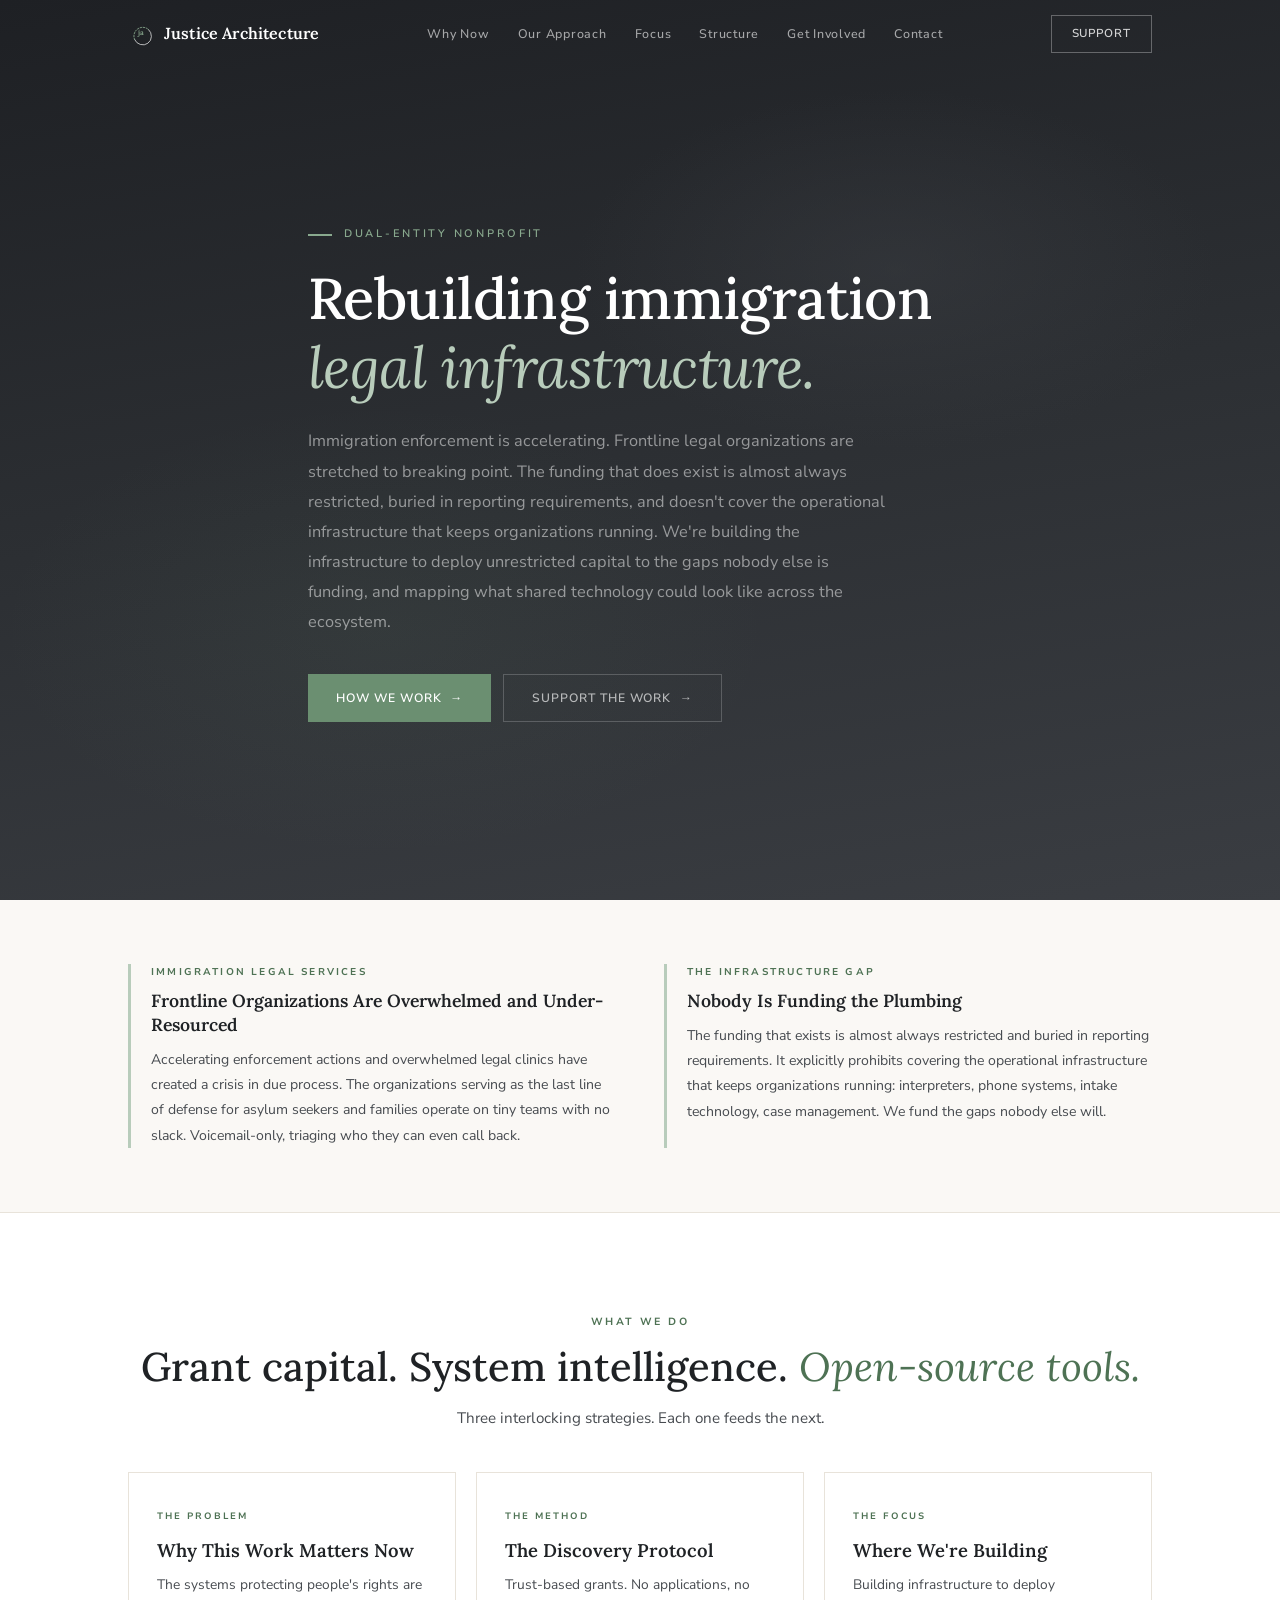
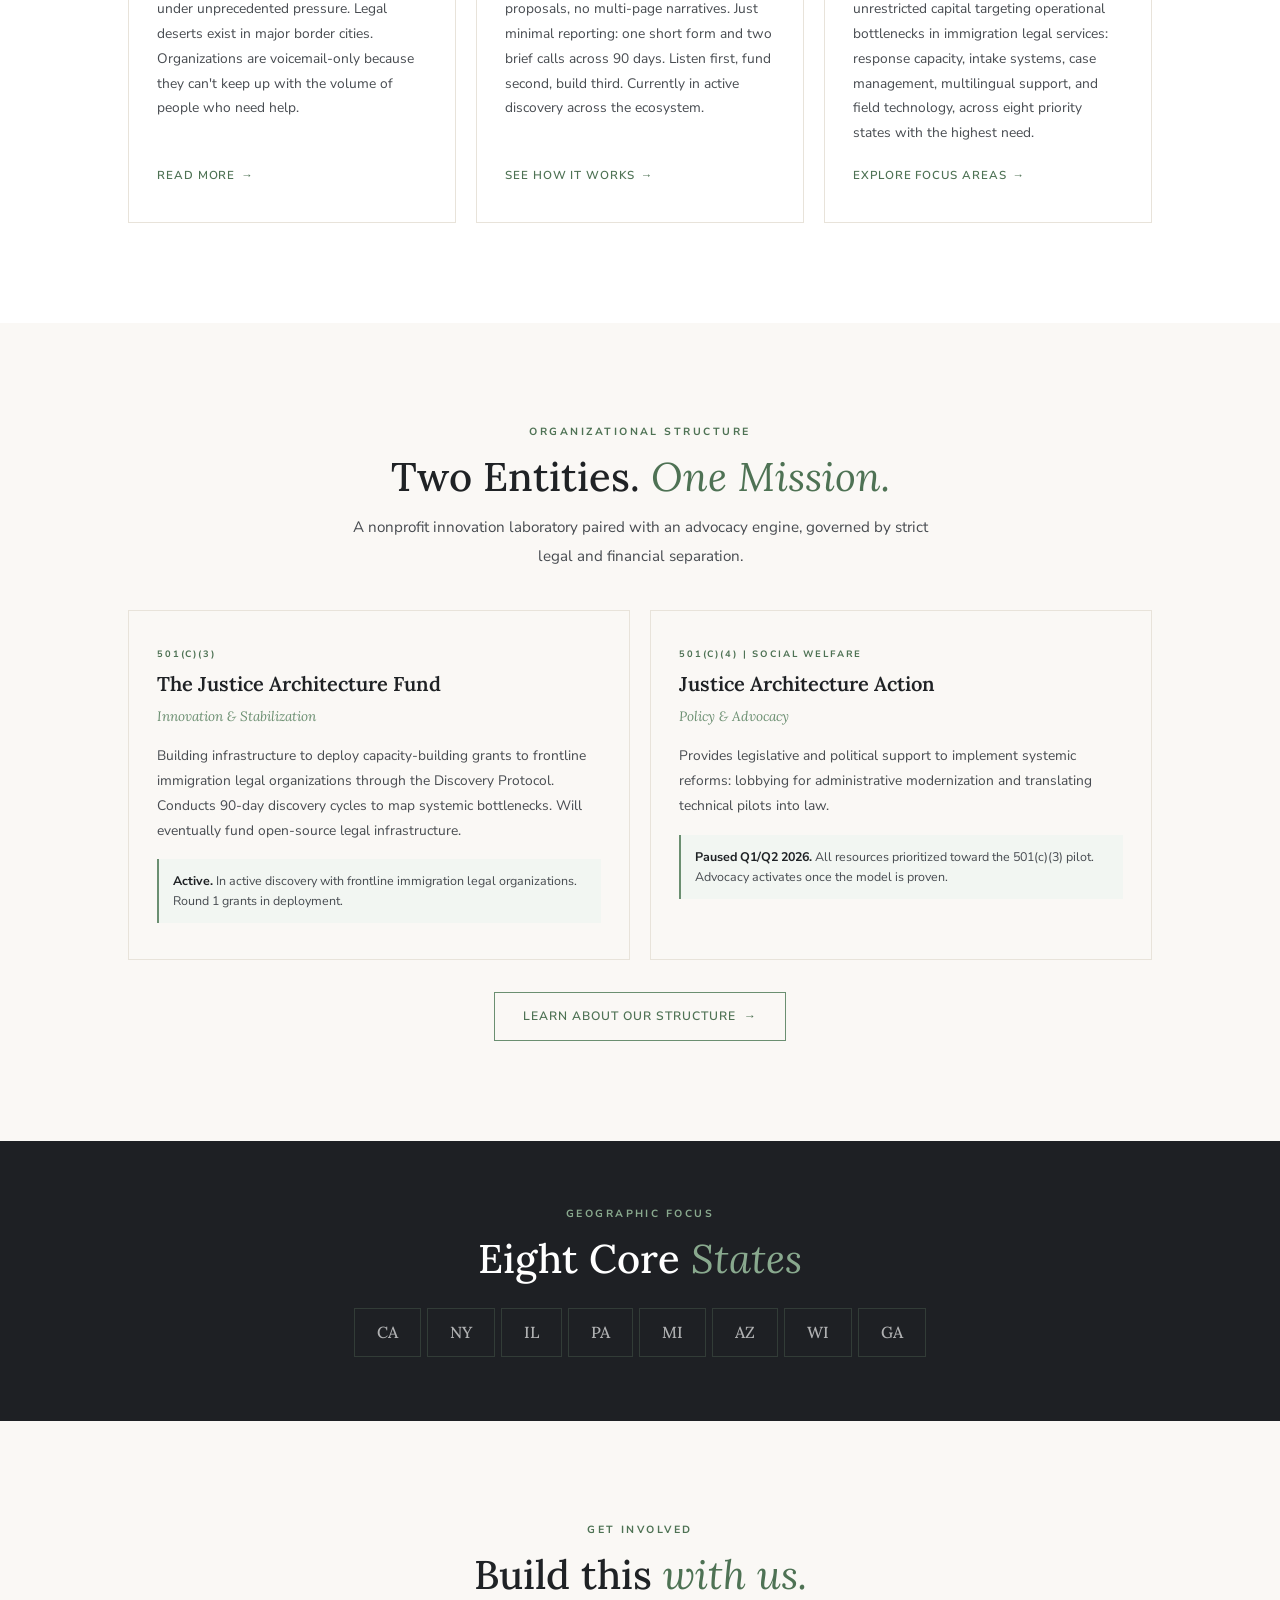
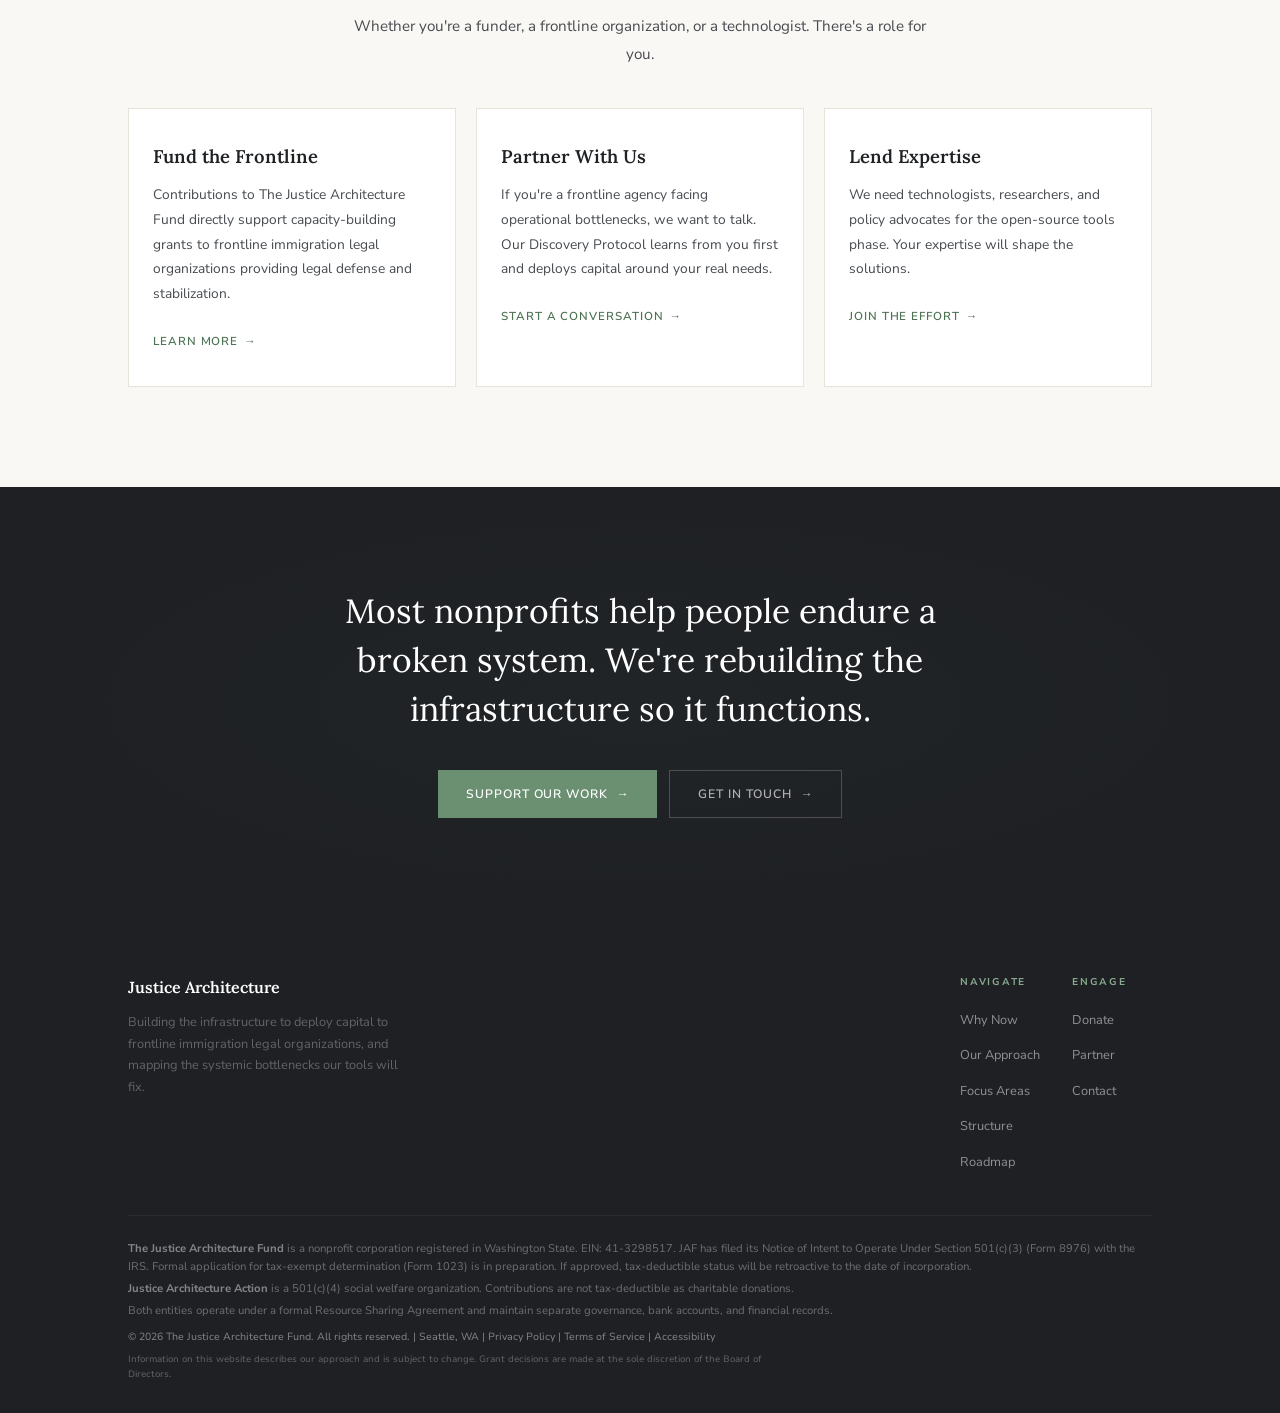
<file: index.html>
<!DOCTYPE html>
<html lang="en" class="no-js">
<head>
<meta charset="UTF-8">
<meta name="viewport" content="width=device-width, initial-scale=1.0">
<title>Justice Architecture | Immigration Legal Infrastructure</title>
<meta name="description" content="Justice Architecture is building infrastructure to fund and strengthen frontline immigration legal organizations while mapping the systemic bottlenecks our tools will fix.">
<meta property="og:title" content="Justice Architecture | Immigration Legal Infrastructure">
<meta property="og:description" content="Building infrastructure to fund frontline immigration legal organizations and map the systemic bottlenecks our tools will eventually fix.">
<meta property="og:type" content="website">
<meta property="og:url" content="https://justicearchitecture.org">
<meta property="og:site_name" content="Justice Architecture">
<meta property="og:image" content="https://justicearchitecture.org/og-image.png">
<meta property="og:image:width" content="1200">
<meta property="og:image:height" content="630">
<meta name="twitter:card" content="summary_large_image">
<meta name="twitter:title" content="Justice Architecture | Immigration Legal Infrastructure">
<meta name="twitter:description" content="Building infrastructure to fund frontline immigration legal organizations and map the systemic bottlenecks our tools will eventually fix.">
<meta name="twitter:image" content="https://justicearchitecture.org/og-image.png">
<link rel="canonical" href="https://justicearchitecture.org">
<link rel="icon" href="data:image/svg+xml,<svg xmlns='http://www.w3.org/2000/svg' viewBox='0 0 80 80'><path d='M63.39 26.5A27 27 0 1 1 20.61 57.5' stroke='%232C2F33' stroke-width='3' fill='none' stroke-linecap='round'/><path d='M20.61 57.5A27 27 0 0 1 63.39 26.5' stroke='%236B8F71' stroke-width='3' fill='none' stroke-linecap='round' stroke-dasharray='4 5'/><text x='40' y='43' font-family='Georgia,serif' font-size='22' font-weight='600' fill='%236B8F71' text-anchor='middle'>ja</text></svg>">
<link rel="preconnect" href="https://fonts.googleapis.com">
<link rel="preconnect" href="https://fonts.gstatic.com" crossorigin>
<link href="https://fonts.googleapis.com/css2?family=Lora:ital,wght@0,400;0,500;0,600;0,700;1,400;1,500;1,600&family=Nunito+Sans:ital,opsz,wght@0,6..12,300;0,6..12,400;0,6..12,500;0,6..12,600;0,6..12,700;1,6..12,400&display=swap" rel="stylesheet">
<link rel="stylesheet" href="styles.css">
<script>document.documentElement.classList.remove('no-js')</script>
<script type="application/ld+json">
{
  "@context": "https://schema.org",
  "@type": "Organization",
  "name": "The Justice Architecture Fund",
  "alternateName": "Justice Architecture",
  "url": "https://justicearchitecture.org",
  "description": "Building infrastructure to deploy capacity-building capital to frontline immigration legal organizations while mapping systemic bottlenecks for future open-source tools.",
  "address": {
    "@type": "PostalAddress",
    "addressLocality": "Seattle",
    "addressRegion": "WA",
    "addressCountry": "US"
  },
  "taxID": "41-3298517"
}
</script>
<!-- Google Analytics 4 -- uncomment and replace G-XXXXXXXXXX when ready
<script async src="https://www.googletagmanager.com/gtag/js?id=G-XXXXXXXXXX"></script>
<script>window.dataLayer=window.dataLayer||[];function gtag(){dataLayer.push(arguments);}gtag('js',new Date());gtag('config','G-XXXXXXXXXX');</script>
-->
</head>
<body>
<a href="#main-content" class="skip-link">Skip to content</a>
<nav class="nav nav--open" id="nav" aria-label="Main navigation"><div class="nav__in"><a href="/" class="nav__logo"><svg class="nav__logo-mark" width="26" height="26" viewBox="0 0 80 80" fill="none" role="img" aria-label="Justice Architecture logo"><path d="M63.39 26.5A27 27 0 1 1 20.61 57.5" stroke="#2C2F33" stroke-width="3" fill="none" stroke-linecap="round"/><path d="M20.61 57.5A27 27 0 0 1 63.39 26.5" stroke="#6B8F71" stroke-width="3" fill="none" stroke-linecap="round" stroke-dasharray="4 5"/><text x="40" y="43" font-family="Lora, Georgia, serif" font-size="22" font-weight="600" fill="#6B8F71" text-anchor="middle" letter-spacing="-0.5">ja</text></svg><span class="nav__logo-name">Justice Architecture</span></a><ul class="nav__menu"><li><a href="/about" class="nav__item">Why Now</a></li><li><a href="/approach" class="nav__item">Our Approach</a></li><li><a href="/focus" class="nav__item">Focus</a></li><li><a href="/structure" class="nav__item">Structure</a></li><li><a href="/involved" class="nav__item">Get Involved</a></li><li><a href="/contact" class="nav__item">Contact</a></li></ul><a href="/involved" class="nav__btn">Support</a><button class="nav__hamburger" id="hamburger" aria-label="Menu"><span></span><span></span><span></span></button></div></nav>
<div class="nav__mobile" id="mobileNav" aria-hidden="true"><a href="/about">Why Now</a><a href="/approach">Our Approach</a><a href="/focus">Focus</a><a href="/structure">Structure</a><a href="/involved">Get Involved</a><a href="/contact" style="color:var(--sage-light)">Contact</a></div>

<main id="main-content">
<section class="hero"><div class="hero__bg"></div><div class="hero__content"><div class="hero__tag">Dual-Entity Nonprofit</div><h1 class="hero__h1">Rebuilding immigration <em>legal infrastructure.</em></h1><p class="hero__p">Immigration enforcement is accelerating. Frontline legal organizations are stretched to breaking point. The funding that does exist is almost always restricted, buried in reporting requirements, and doesn't cover the operational infrastructure that keeps organizations running. We're building the infrastructure to deploy unrestricted capital to the gaps nobody else is funding, and mapping what shared technology could look like across the ecosystem.</p><div class="hero__btns"><a href="/approach" class="btn btn--sage">How We Work <span class="arrow">→</span></a><a href="/involved" class="btn btn--ghost-light">Support the Work <span class="arrow">→</span></a></div></div></section>

<div class="context"><div class="wrap"><div class="context__grid"><div class="context__col r"><div class="context__col-tag">Immigration Legal Services</div><div class="context__col-title">Frontline Organizations Are Overwhelmed and Under-Resourced</div><p class="context__col-text">Accelerating enforcement actions and overwhelmed legal clinics have created a crisis in due process. The organizations serving as the last line of defense for asylum seekers and families operate on tiny teams with no slack. Voicemail-only, triaging who they can even call back.</p></div><div class="context__col r"><div class="context__col-tag">The Infrastructure Gap</div><div class="context__col-title">Nobody Is Funding the Plumbing</div><p class="context__col-text">The funding that exists is almost always restricted and buried in reporting requirements. It explicitly prohibits covering the operational infrastructure that keeps organizations running: interpreters, phone systems, intake technology, case management. We fund the gaps nobody else will.</p></div></div></div></div>

<section class="sec sec--white"><div class="wrap"><div class="r" style="text-align:center"><div class="tag">What We Do</div><h2 class="sec-title" style="margin:0 auto 12px">Grant capital. System intelligence. <em>Open-source tools.</em></h2><p class="sec-body" style="margin:0 auto;text-align:center">Three interlocking strategies. Each one feeds the next.</p></div><div class="pillars__grid"><a href="/about" class="pillar r"><div class="pillar__tag">The Problem</div><div class="pillar__title">Why This Work Matters Now</div><p class="pillar__text">The systems protecting people's rights are under unprecedented pressure. Legal deserts exist in major border cities. Organizations are voicemail-only because they can't keep up with the volume of people who need help.</p><div class="pillar__link">Read More <span>→</span></div></a><a href="/approach" class="pillar r"><div class="pillar__tag">The Method</div><div class="pillar__title">The Discovery Protocol</div><p class="pillar__text">Trust-based grants. No applications, no proposals, no multi-page narratives. Just minimal reporting: one short form and two brief calls across 90 days. Listen first, fund second, build third. Currently in active discovery across the ecosystem.</p><div class="pillar__link">See How It Works <span>→</span></div></a><a href="/focus" class="pillar r"><div class="pillar__tag">The Focus</div><div class="pillar__title">Where We're Building</div><p class="pillar__text">Building infrastructure to deploy unrestricted capital targeting operational bottlenecks in immigration legal services: response capacity, intake systems, case management, multilingual support, and field technology, across eight priority states with the highest need.</p><div class="pillar__link">Explore Focus Areas <span>→</span></div></a></div></div></section>

<section class="sec sec--cream"><div class="wrap"><div class="r" style="text-align:center;margin-bottom:8px"><div class="tag">Organizational Structure</div><h2 class="sec-title" style="margin:0 auto 12px">Two Entities. <em>One Mission.</em></h2><p class="sec-body" style="margin:0 auto;text-align:center">A nonprofit innovation laboratory paired with an advocacy engine, governed by strict legal and financial separation.</p></div><div class="structure__grid"><div class="structure__card rl"><div class="structure__card-tag">501(c)(3)</div><div class="structure__card-name">The Justice Architecture Fund</div><div class="structure__card-sub">Innovation &amp; Stabilization</div><p class="structure__card-text">Building infrastructure to deploy capacity-building grants to frontline immigration legal organizations through the Discovery Protocol. Conducts 90-day discovery cycles to map systemic bottlenecks. Will eventually fund open-source legal infrastructure.</p><div class="structure__card-status"><strong>Active.</strong> In active discovery with frontline immigration legal organizations. Round 1 grants in deployment.</div></div><div class="structure__card rr"><div class="structure__card-tag">501(c)(4) | Social Welfare</div><div class="structure__card-name">Justice Architecture Action</div><div class="structure__card-sub">Policy &amp; Advocacy</div><p class="structure__card-text">Provides legislative and political support to implement systemic reforms: lobbying for administrative modernization and translating technical pilots into law.</p><div class="structure__card-status"><strong>Paused Q1/Q2 2026.</strong> All resources prioritized toward the 501(c)(3) pilot. Advocacy activates once the model is proven.</div></div></div><div class="r" style="text-align:center;margin-top:32px"><a href="/structure" class="btn btn--ghost-dark">Learn About Our Structure <span class="arrow">→</span></a></div></div></section>

<section class="states"><div class="wrap r"><div class="tag" style="color:var(--sage-light);justify-content:center;display:flex">Geographic Focus</div><h2 style="font-family:var(--serif);font-size:clamp(1.8rem,3.2vw,2.5rem);font-weight:500;line-height:1.22;color:var(--white);text-align:center;margin:0 auto">Eight Core <em style="font-style:italic;color:var(--sage-light);font-weight:400">States</em></h2><div class="states__list"><div class="states__s">CA</div><div class="states__s">NY</div><div class="states__s">IL</div><div class="states__s">PA</div><div class="states__s">MI</div><div class="states__s">AZ</div><div class="states__s">WI</div><div class="states__s">GA</div></div></div></section>

<section class="sec sec--cream"><div class="wrap"><div class="r" style="text-align:center"><div class="tag">Get Involved</div><h2 class="sec-title" style="margin:0 auto 12px">Build this <em>with us.</em></h2><p class="sec-body" style="margin:0 auto;text-align:center">Whether you're a funder, a frontline organization, or a technologist. There's a role for you.</p></div><div class="involved__grid"><div class="involved__card r"><div class="involved__card-title">Fund the Frontline</div><p class="involved__card-text">Contributions to The Justice Architecture Fund directly support capacity-building grants to frontline immigration legal organizations providing legal defense and stabilization.</p><a href="/involved" class="involved__card-link">Learn More <span>→</span></a></div><div class="involved__card r"><div class="involved__card-title">Partner With Us</div><p class="involved__card-text">If you're a frontline agency facing operational bottlenecks, we want to talk. Our Discovery Protocol learns from you first and deploys capital around your real needs.</p><a href="/involved" class="involved__card-link">Start a Conversation <span>→</span></a></div><div class="involved__card r"><div class="involved__card-title">Lend Expertise</div><p class="involved__card-text">We need technologists, researchers, and policy advocates for the open-source tools phase. Your expertise will shape the solutions.</p><a href="/involved" class="involved__card-link">Join the Effort <span>→</span></a></div></div></div></section>

<section class="cta"><div class="wrap cta__inner r"><p class="cta__text">Most nonprofits help people endure a broken system. We're rebuilding the infrastructure so it functions.</p><div class="cta__btns"><a href="/involved" class="btn btn--sage">Support Our Work <span class="arrow">→</span></a><a href="/contact" class="btn btn--ghost-light">Get in Touch <span class="arrow">→</span></a></div></div></section>
</main>

<footer class="footer"><div class="wrap"><div class="footer__top"><div><div class="footer__brand">Justice Architecture</div><p class="footer__brand-text">Building the infrastructure to deploy capital to frontline immigration legal organizations, and mapping the systemic bottlenecks our tools will fix.</p></div><div style="display:grid;grid-template-columns:1fr 1fr;gap:32px"><div><div class="footer__col-title">Navigate</div><ul class="footer__links"><li><a href="/about" class="footer__link">Why Now</a></li><li><a href="/approach" class="footer__link">Our Approach</a></li><li><a href="/focus" class="footer__link">Focus Areas</a></li><li><a href="/structure" class="footer__link">Structure</a></li><li><a href="/roadmap" class="footer__link">Roadmap</a></li></ul></div><div><div class="footer__col-title">Engage</div><ul class="footer__links"><li><a href="/involved" class="footer__link">Donate</a></li><li><a href="/involved" class="footer__link">Partner</a></li><li><a href="/contact" class="footer__link">Contact</a></li></ul></div></div></div><div class="footer__bottom"><div class="footer__legal"><p><strong>The Justice Architecture Fund</strong> is a nonprofit corporation registered in Washington State. EIN: 41-3298517. JAF has filed its Notice of Intent to Operate Under Section 501(c)(3) (Form 8976) with the IRS. Formal application for tax-exempt determination (Form 1023) is in preparation. If approved, tax-deductible status will be retroactive to the date of incorporation.</p><p><strong>Justice Architecture Action</strong> is a 501(c)(4) social welfare organization. Contributions are not tax-deductible as charitable donations.</p><p>Both entities operate under a formal Resource Sharing Agreement and maintain separate governance, bank accounts, and financial records.</p></div><p style="font-size:.65rem;color:rgba(255,255,255,.45);margin-top:8px">&copy; 2026 The Justice Architecture Fund. All rights reserved. | Seattle, WA | <a href="/privacy" style="color:rgba(255,255,255,.45)">Privacy Policy</a> | <a href="/terms" style="color:rgba(255,255,255,.45)">Terms of Service</a> | <a href="/accessibility" style="color:rgba(255,255,255,.45)">Accessibility</a></p><p style="font-size:.58rem;color:rgba(255,255,255,.3);margin-top:6px;line-height:1.6;max-width:640px">Information on this website describes our approach and is subject to change. Grant decisions are made at the sole discretion of the Board of Directors.</p></div></div></footer>

<script>
(function(){'use strict';const nav=document.getElementById('nav');window.addEventListener('scroll',()=>{if(window.scrollY>60){nav.classList.remove('nav--open');nav.classList.add('nav--filled')}else{nav.classList.remove('nav--filled');nav.classList.add('nav--open')}},{passive:true});const ham=document.getElementById('hamburger'),mob=document.getElementById('mobileNav');ham.addEventListener('click',()=>{ham.classList.toggle('on');mob.classList.toggle('on');ham.setAttribute('aria-expanded',mob.classList.contains('on'));mob.setAttribute('aria-hidden',!mob.classList.contains('on'));document.body.style.overflow=mob.classList.contains('on')?'hidden':''});mob.querySelectorAll('a').forEach(a=>a.addEventListener('click',()=>{ham.classList.remove('on');mob.classList.remove('on');document.body.style.overflow=''}));const obs=new IntersectionObserver(es=>{es.forEach(e=>{if(e.isIntersecting){e.target.classList.add('v');obs.unobserve(e.target)}})},{threshold:.08,rootMargin:'0px 0px -20px 0px'});document.querySelectorAll('.r,.rl,.rr').forEach(el=>obs.observe(el))})();
</script>
</body>
</html>
</file>
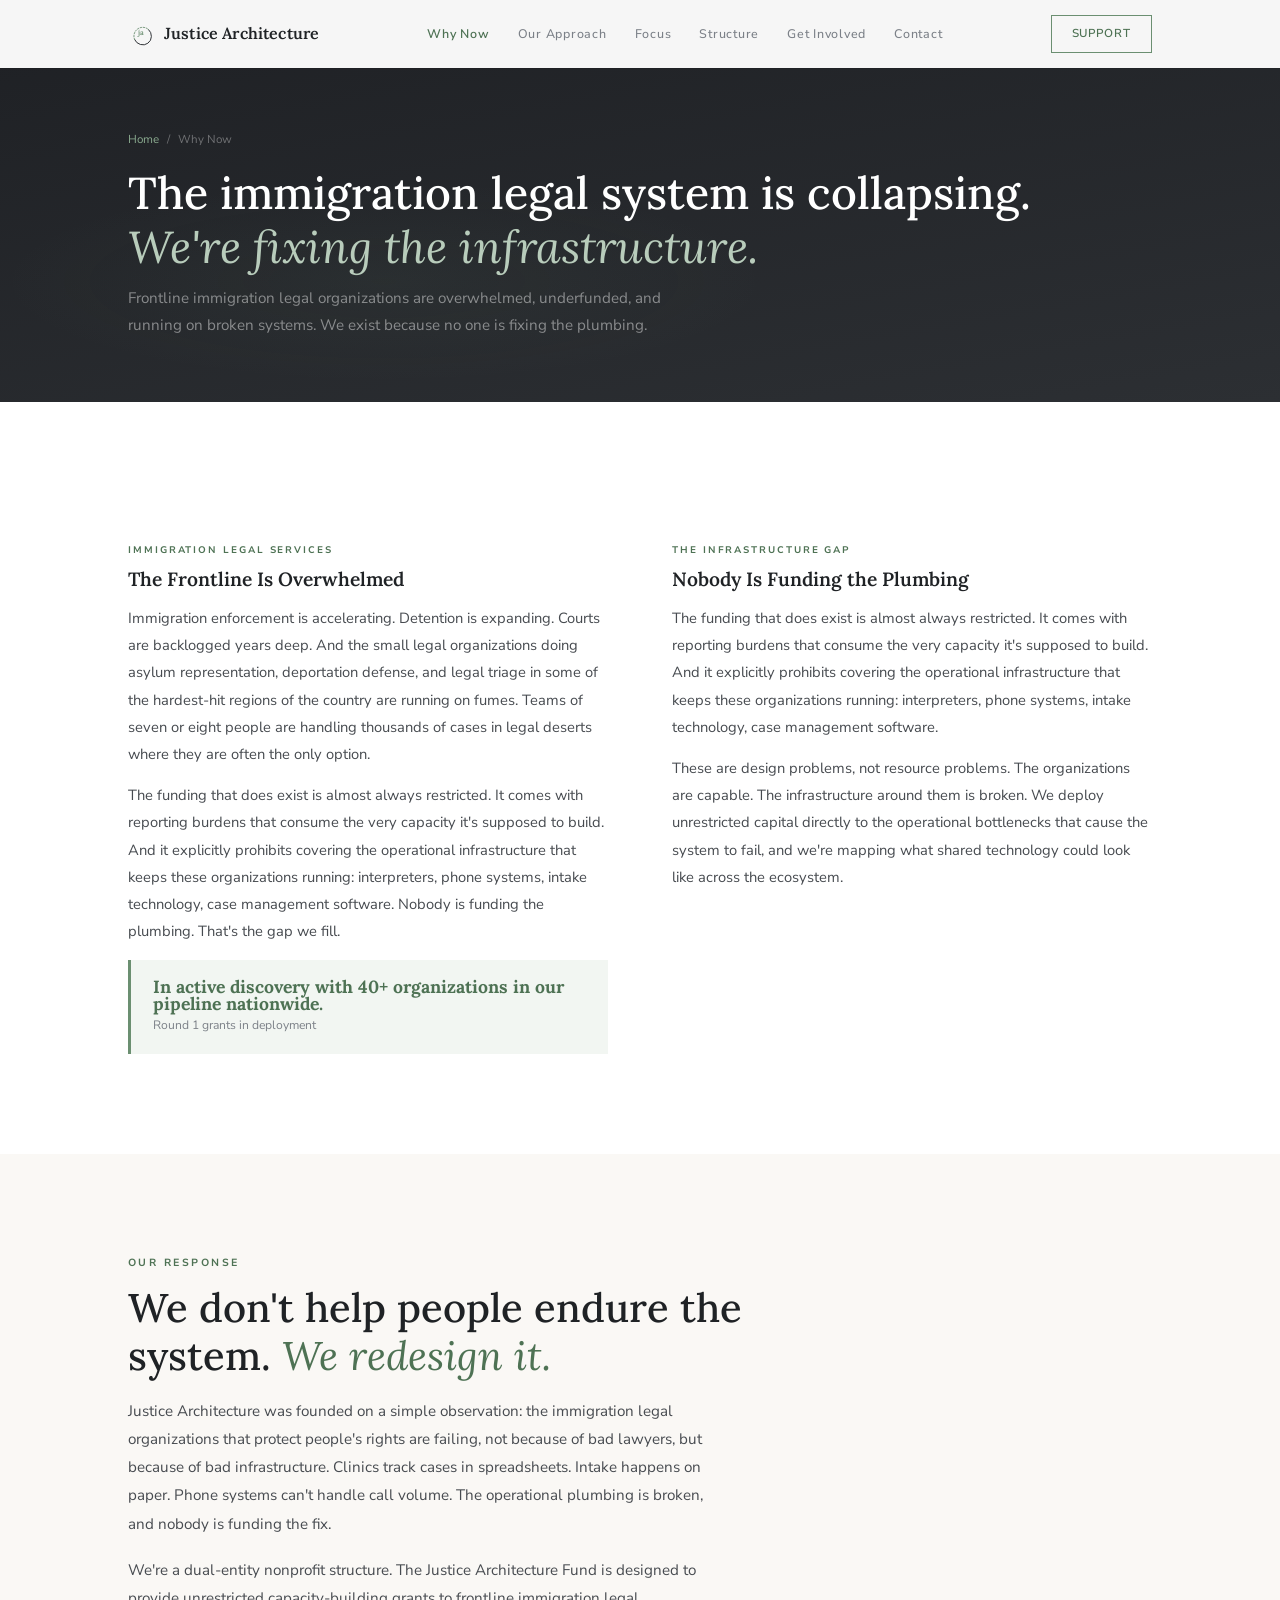
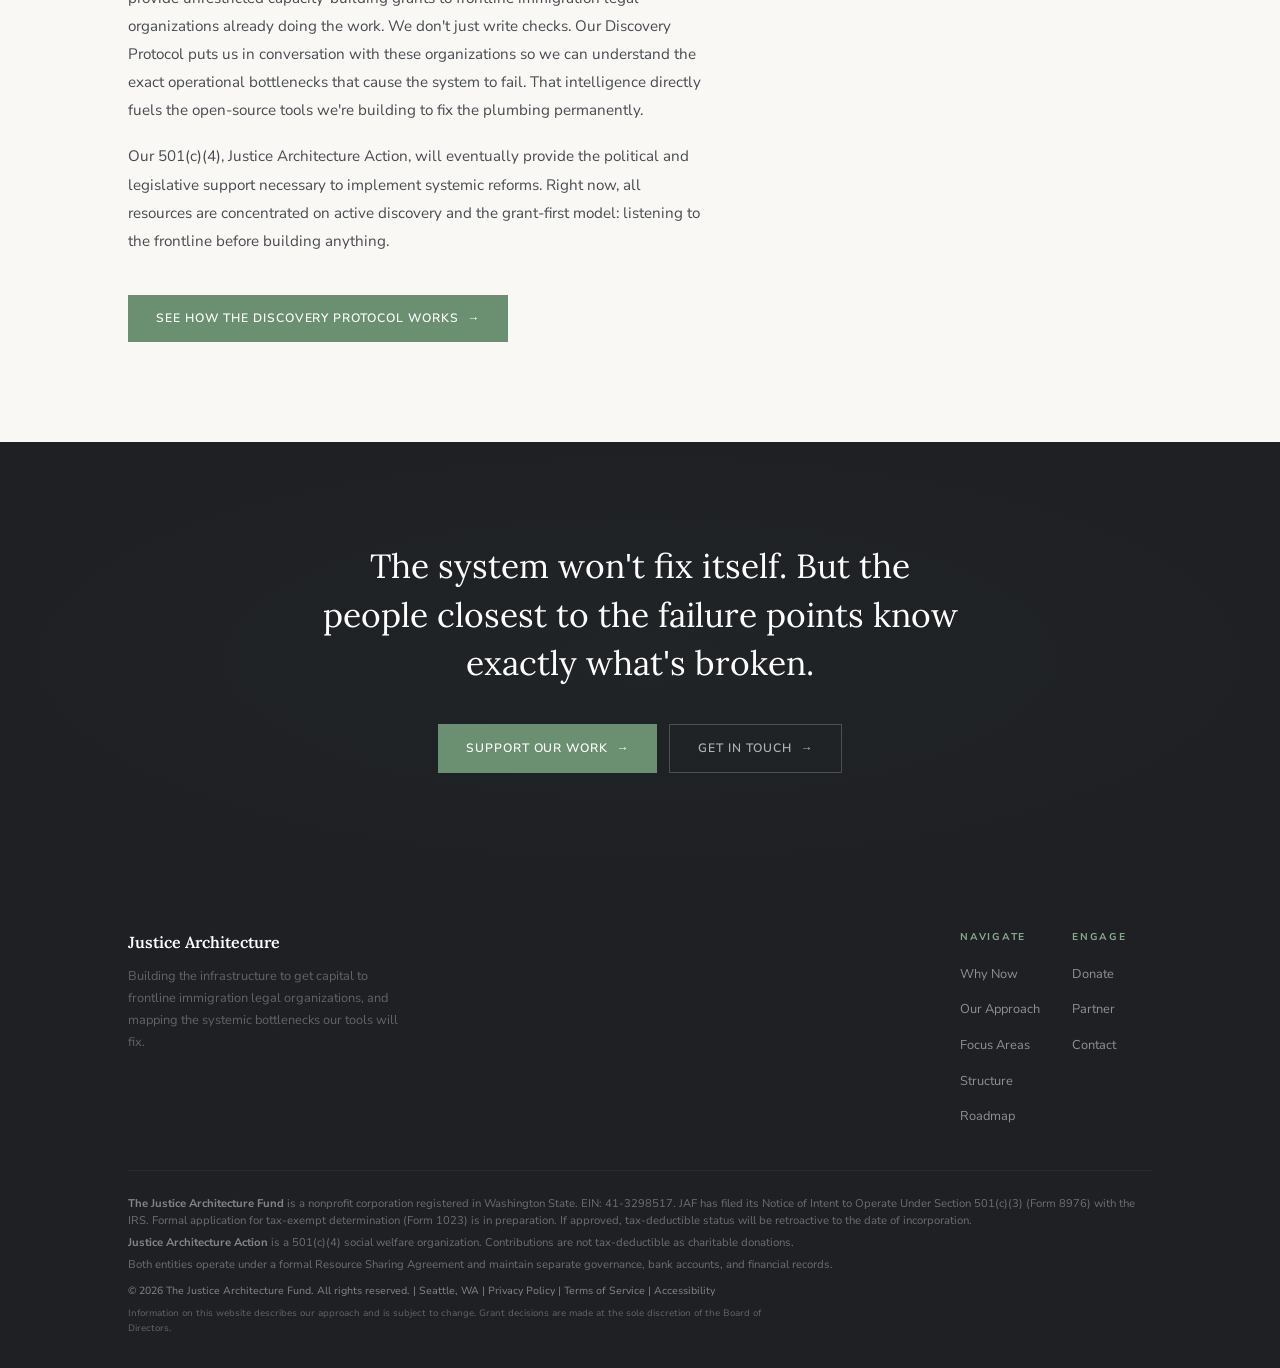
<file: about.html>
<!DOCTYPE html>
<html lang="en" class="no-js">
<head>
<meta charset="UTF-8">
<meta name="viewport" content="width=device-width, initial-scale=1.0">
<title>Why Immigration Legal Services Need New Infrastructure | Justice Architecture</title>
<meta name="description" content="Immigration legal services are collapsing under enforcement surges, court backlogs, and restricted funding. The frontline organizations doing the work need structural support.">
<meta property="og:title" content="Why Now | Justice Architecture">
<meta property="og:description" content="Immigration legal services are collapsing under enforcement surges, court backlogs, and restricted funding. The frontline organizations doing the work need structural support.">
<meta property="og:type" content="website">
<meta property="og:url" content="https://justicearchitecture.org/about">
<meta property="og:site_name" content="Justice Architecture">
<meta property="og:image" content="https://justicearchitecture.org/og-image.png">
<meta property="og:image:width" content="1200">
<meta property="og:image:height" content="630">
<meta name="twitter:card" content="summary_large_image">
<meta name="twitter:title" content="Why Now | Justice Architecture">
<meta name="twitter:description" content="Immigration legal services are collapsing under enforcement surges, court backlogs, and restricted funding. The frontline organizations doing the work need structural support.">
<meta name="twitter:image" content="https://justicearchitecture.org/og-image.png">
<link rel="canonical" href="https://justicearchitecture.org/about">
<link rel="icon" href="data:image/svg+xml,<svg xmlns='http://www.w3.org/2000/svg' viewBox='0 0 80 80'><path d='M63.39 26.5A27 27 0 1 1 20.61 57.5' stroke='%232C2F33' stroke-width='3' fill='none' stroke-linecap='round'/><path d='M20.61 57.5A27 27 0 0 1 63.39 26.5' stroke='%236B8F71' stroke-width='3' fill='none' stroke-linecap='round' stroke-dasharray='4 5'/><text x='40' y='43' font-family='Georgia,serif' font-size='22' font-weight='600' fill='%236B8F71' text-anchor='middle'>ja</text></svg>">
<link rel="preconnect" href="https://fonts.googleapis.com">
<link rel="preconnect" href="https://fonts.gstatic.com" crossorigin>
<link href="https://fonts.googleapis.com/css2?family=Lora:ital,wght@0,400;0,500;0,600;0,700;1,400;1,500;1,600&family=Nunito+Sans:ital,opsz,wght@0,6..12,300;0,6..12,400;0,6..12,500;0,6..12,600;0,6..12,700;1,6..12,400&display=swap" rel="stylesheet">
<link rel="stylesheet" href="styles.css">
<script>document.documentElement.classList.remove('no-js')</script>
<!-- Google Analytics 4 -- uncomment and replace G-XXXXXXXXXX when ready
<script async src="https://www.googletagmanager.com/gtag/js?id=G-XXXXXXXXXX"></script>
<script>window.dataLayer=window.dataLayer||[];function gtag(){dataLayer.push(arguments);}gtag('js',new Date());gtag('config','G-XXXXXXXXXX');</script>
-->
</head>
<body>
<a href="#main-content" class="skip-link">Skip to content</a>

<!-- NAV (starts filled on subpages -- no dark hero to be transparent over) -->
<nav class="nav nav--filled" id="nav" aria-label="Main navigation">
  <div class="nav__in">
    <a href="/" class="nav__logo">
      <svg class="nav__logo-mark" width="26" height="26" viewBox="0 0 80 80" fill="none" role="img" aria-label="Justice Architecture logo">
        <path d="M63.39 26.5A27 27 0 1 1 20.61 57.5" stroke="#2C2F33" stroke-width="3" fill="none" stroke-linecap="round"/>
        <path d="M20.61 57.5A27 27 0 0 1 63.39 26.5" stroke="#6B8F71" stroke-width="3" fill="none" stroke-linecap="round" stroke-dasharray="4 5"/>
        <text x="40" y="43" font-family="Lora, Georgia, serif" font-size="22" font-weight="600" fill="#6B8F71" text-anchor="middle" letter-spacing="-0.5">ja</text>
      </svg>
      <span class="nav__logo-name">Justice Architecture</span>
    </a>
    <ul class="nav__menu">
      <li><a href="/about" class="nav__item nav__item--active">Why Now</a></li>
      <li><a href="/approach" class="nav__item">Our Approach</a></li>
      <li><a href="/focus" class="nav__item">Focus</a></li>
      <li><a href="/structure" class="nav__item">Structure</a></li>
      <li><a href="/involved" class="nav__item">Get Involved</a></li>
      <li><a href="/contact" class="nav__item">Contact</a></li>
    </ul>
    <a href="/involved" class="nav__btn">Support</a>
    <button class="nav__hamburger" id="hamburger" aria-label="Menu">
      <span></span><span></span><span></span>
    </button>
  </div>
</nav>
<div class="nav__mobile" id="mobileNav" aria-hidden="true">
  <a href="/about">Why Now</a><a href="/approach">Our Approach</a>
  <a href="/focus">Focus</a><a href="/structure">Structure</a>
  <a href="/involved">Get Involved</a><a href="/contact" style="color:var(--sage-light)">Contact</a>
</div>

<main id="main-content">
<!-- HERO MINI -->
<section class="hero-mini">
  <div class="hero-mini__bg"></div>
  <div class="wrap hero-mini__content">
    <div class="hero-mini__breadcrumb"><a href="/">Home</a><span>/</span>Why Now</div>
    <h1 class="hero-mini__title">The immigration legal system is collapsing. <em>We're fixing the infrastructure.</em></h1>
    <p class="hero-mini__sub">Frontline immigration legal organizations are overwhelmed, underfunded, and running on broken systems. We exist because no one is fixing the plumbing.</p>
  </div>
</section>

<!-- THE PROBLEM -->
<section class="sec sec--white">
  <div class="wrap">
    <div class="about__grid">
      <div class="rl">
        <div class="about__col-tag">Immigration Legal Services</div>
        <div class="about__col">
          <h2 style="font-family:var(--serif);font-size:1.2rem;font-weight:600;color:var(--text-rich);margin-bottom:12px;line-height:1.35">The Frontline Is Overwhelmed</h2>
          <p>Immigration enforcement is accelerating. Detention is expanding. Courts are backlogged years deep. And the small legal organizations doing asylum representation, deportation defense, and legal triage in some of the hardest-hit regions of the country are running on fumes. Teams of seven or eight people are handling thousands of cases in legal deserts where they are often the only option.</p>
          <p>The funding that does exist is almost always restricted. It comes with reporting burdens that consume the very capacity it's supposed to build. And it explicitly prohibits covering the operational infrastructure that keeps these organizations running: interpreters, phone systems, intake technology, case management software. Nobody is funding the plumbing. That's the gap we fill.</p>
          <div class="about__callout">
            <div class="about__callout-num" style="font-size:1.1rem">In active discovery with 40+ organizations in our pipeline nationwide.</div>
            <div class="about__callout-label">Round 1 grants in deployment</div>
          </div>
        </div>
      </div>
      <div class="rr">
        <div class="about__col-tag">The Infrastructure Gap</div>
        <div class="about__col">
          <h2 style="font-family:var(--serif);font-size:1.2rem;font-weight:600;color:var(--text-rich);margin-bottom:12px;line-height:1.35">Nobody Is Funding the Plumbing</h2>
          <p>The funding that does exist is almost always restricted. It comes with reporting burdens that consume the very capacity it's supposed to build. And it explicitly prohibits covering the operational infrastructure that keeps these organizations running: interpreters, phone systems, intake technology, case management software.</p>
          <p>These are design problems, not resource problems. The organizations are capable. The infrastructure around them is broken. We deploy unrestricted capital directly to the operational bottlenecks that cause the system to fail, and we're mapping what shared technology could look like across the ecosystem.</p>
        </div>
      </div>
    </div>
  </div>
</section>

<!-- OUR RESPONSE -->
<section class="sec sec--cream">
  <div class="wrap">
    <div class="r" style="max-width:680px">
      <div class="tag">Our Response</div>
      <h2 class="sec-title">We don't help people endure the system. <em>We redesign it.</em></h2>
      <p class="sec-body" style="margin-bottom:18px">Justice Architecture was founded on a simple observation: the immigration legal organizations that protect people's rights are failing, not because of bad lawyers, but because of bad infrastructure. Clinics track cases in spreadsheets. Intake happens on paper. Phone systems can't handle call volume. The operational plumbing is broken, and nobody is funding the fix.</p>
      <p class="sec-body" style="margin-bottom:18px">We're a dual-entity nonprofit structure. The Justice Architecture Fund is designed to provide unrestricted capacity-building grants to frontline immigration legal organizations already doing the work. We don't just write checks. Our Discovery Protocol puts us in conversation with these organizations so we can understand the exact operational bottlenecks that cause the system to fail. That intelligence directly fuels the open-source tools we're building to fix the plumbing permanently.</p>
      <p class="sec-body">Our 501(c)(4), Justice Architecture Action, will eventually provide the political and legislative support necessary to implement systemic reforms. Right now, all resources are concentrated on active discovery and the grant-first model: listening to the frontline before building anything.</p>
    </div>
    <div style="margin-top:40px" class="r">
      <a href="/approach" class="btn btn--sage">See How the Discovery Protocol Works <span class="arrow">→</span></a>
    </div>
  </div>
</section>

<!-- CTA -->
<section class="cta">
  <div class="wrap cta__inner r">
    <p class="cta__text">The system won't fix itself. But the people closest to the failure points know exactly what's broken.</p>
    <div class="cta__btns">
      <a href="/involved" class="btn btn--sage">Support Our Work <span class="arrow">→</span></a>
      <a href="/contact" class="btn btn--ghost-light">Get in Touch <span class="arrow">→</span></a>
    </div>
  </div>
</section>

</main>

<!-- FOOTER -->
<footer class="footer">
  <div class="wrap">
    <div class="footer__top">
      <div>
        <div class="footer__brand">Justice Architecture</div>
        <p class="footer__brand-text">Building the infrastructure to get capital to frontline immigration legal organizations, and mapping the systemic bottlenecks our tools will fix.</p>
      </div>
      <div style="display:grid;grid-template-columns:1fr 1fr;gap:32px">
        <div>
          <div class="footer__col-title">Navigate</div>
          <ul class="footer__links">
            <li><a href="/about" class="footer__link">Why Now</a></li>
            <li><a href="/approach" class="footer__link">Our Approach</a></li>
            <li><a href="/focus" class="footer__link">Focus Areas</a></li>
            <li><a href="/structure" class="footer__link">Structure</a></li>
            <li><a href="/roadmap" class="footer__link">Roadmap</a></li>
          </ul>
        </div>
        <div>
          <div class="footer__col-title">Engage</div>
          <ul class="footer__links">
            <li><a href="/involved" class="footer__link">Donate</a></li>
            <li><a href="/involved" class="footer__link">Partner</a></li>
            <li><a href="/contact" class="footer__link">Contact</a></li>
          </ul>
        </div>
      </div>
    </div>
    <div class="footer__bottom">
      <div class="footer__legal">
        <p><strong>The Justice Architecture Fund</strong> is a nonprofit corporation registered in Washington State. EIN: 41-3298517. JAF has filed its Notice of Intent to Operate Under Section 501(c)(3) (Form 8976) with the IRS. Formal application for tax-exempt determination (Form 1023) is in preparation. If approved, tax-deductible status will be retroactive to the date of incorporation.</p>
        <p><strong>Justice Architecture Action</strong> is a 501(c)(4) social welfare organization. Contributions are not tax-deductible as charitable donations.</p>
        <p>Both entities operate under a formal Resource Sharing Agreement and maintain separate governance, bank accounts, and financial records.</p>
      </div>
      <p style="font-size:0.65rem;color:rgba(255,255,255,.45);margin-top:8px">&copy; 2026 The Justice Architecture Fund. All rights reserved. | Seattle, WA | <a href="/privacy" style="color:rgba(255,255,255,.45)">Privacy Policy</a> | <a href="/terms" style="color:rgba(255,255,255,.45)">Terms of Service</a> | <a href="/accessibility" style="color:rgba(255,255,255,.45)">Accessibility</a></p>
      <p style="font-size:0.58rem;color:rgba(255,255,255,.3);margin-top:6px;line-height:1.6;max-width:640px">Information on this website describes our approach and is subject to change. Grant decisions are made at the sole discretion of the Board of Directors.</p>
    </div>
  </div>
</footer>

<script>
(function(){
  'use strict';

  // Mobile menu
  const ham=document.getElementById('hamburger'),mob=document.getElementById('mobileNav');
  if(ham&&mob){
    ham.addEventListener('click',()=>{
      ham.classList.toggle('on');mob.classList.toggle('on');ham.setAttribute('aria-expanded',mob.classList.contains('on'));mob.setAttribute('aria-hidden',!mob.classList.contains('on'));
      document.body.style.overflow=mob.classList.contains('on')?'hidden':'';
    });
    mob.querySelectorAll('a').forEach(a=>a.addEventListener('click',()=>{
      ham.classList.remove('on');mob.classList.remove('on');document.body.style.overflow='';
    }));
  }

  // Smooth scroll for anchor links
  document.querySelectorAll('a[href^="#"]').forEach(a=>{
    a.addEventListener('click',function(e){
      const href=this.getAttribute('href');if(href==='#')return;
      e.preventDefault();
      const t=document.querySelector(href);
      if(t)window.scrollTo({top:t.getBoundingClientRect().top+window.scrollY-68,behavior:'smooth'});
    });
  });

  // Reveal on scroll
  const obs=new IntersectionObserver(es=>{
    es.forEach(e=>{if(e.isIntersecting){e.target.classList.add('v');obs.unobserve(e.target)}});
  },{threshold:0.08,rootMargin:'0px 0px -20px 0px'});
  document.querySelectorAll('.r,.rl,.rr').forEach(el=>obs.observe(el));
})();
</script>
</body>
</html>
</file>
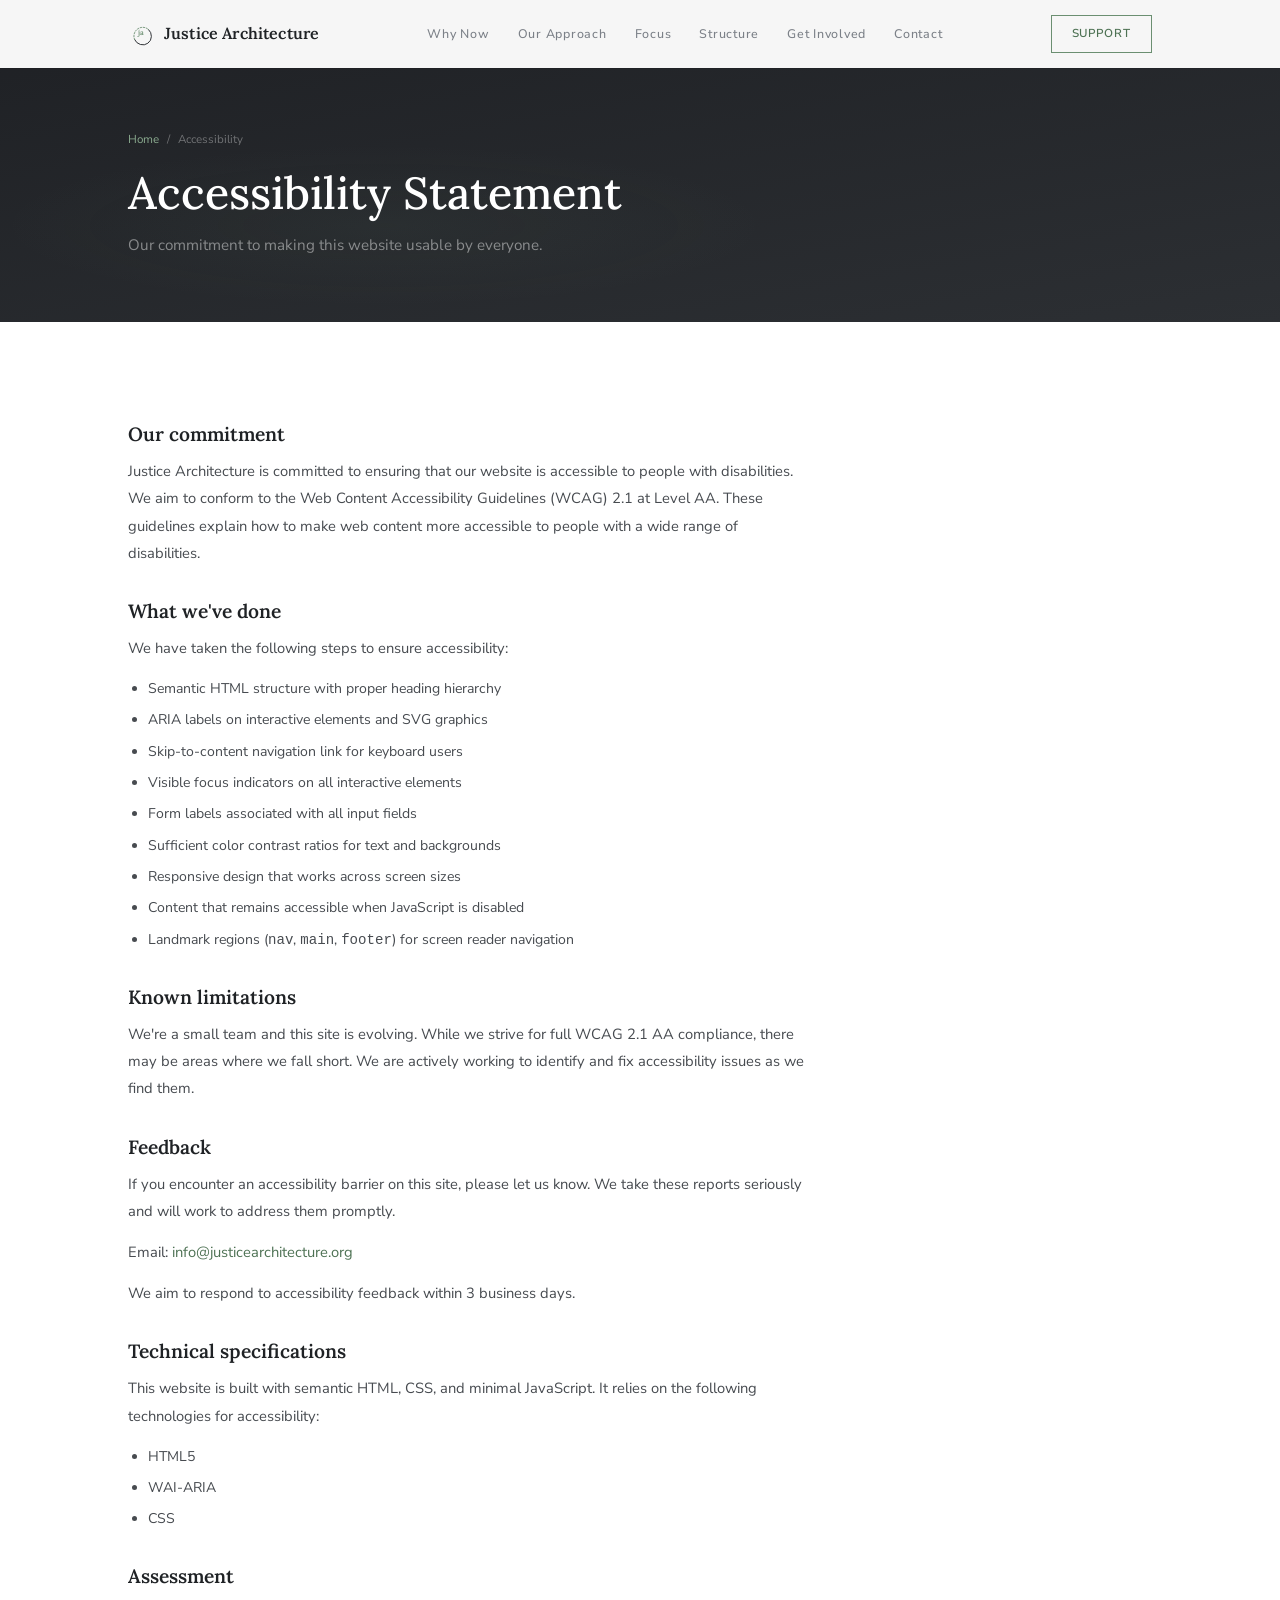
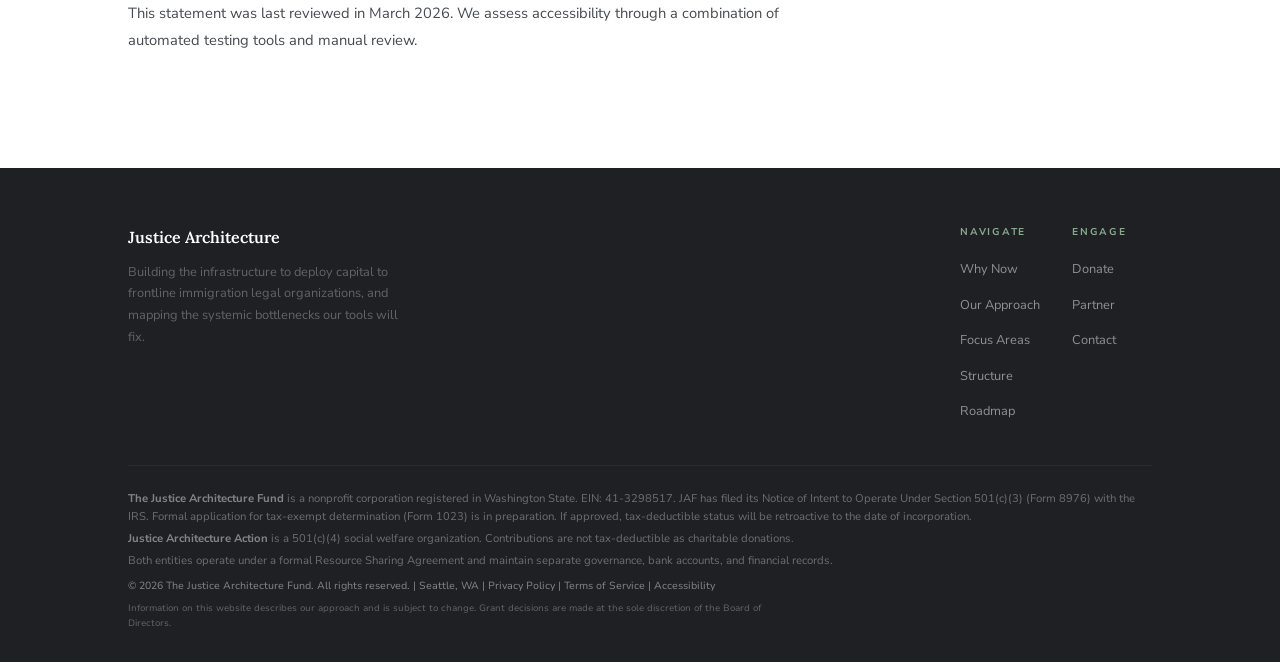
<file: accessibility.html>
<!DOCTYPE html>
<html lang="en" class="no-js">
<head>
<meta charset="UTF-8">
<meta name="viewport" content="width=device-width, initial-scale=1.0">
<title>Accessibility Statement | Justice Architecture</title>
<meta name="description" content="Justice Architecture's commitment to web accessibility. WCAG 2.1 Level AA compliance statement.">
<meta property="og:title" content="Accessibility | Justice Architecture">
<meta property="og:description" content="Justice Architecture's commitment to web accessibility.">
<meta property="og:type" content="website">
<meta property="og:url" content="https://justicearchitecture.org/accessibility">
<meta property="og:site_name" content="Justice Architecture">
<meta property="og:image" content="https://justicearchitecture.org/og-image.png">
<meta property="og:image:width" content="1200">
<meta property="og:image:height" content="630">
<meta name="twitter:card" content="summary_large_image">
<meta name="twitter:title" content="Accessibility | Justice Architecture">
<meta name="twitter:description" content="Justice Architecture's commitment to web accessibility.">
<meta name="twitter:image" content="https://justicearchitecture.org/og-image.png">
<link rel="canonical" href="https://justicearchitecture.org/accessibility">
<link rel="icon" href="data:image/svg+xml,<svg xmlns='http://www.w3.org/2000/svg' viewBox='0 0 80 80'><path d='M63.39 26.5A27 27 0 1 1 20.61 57.5' stroke='%232C2F33' stroke-width='3' fill='none' stroke-linecap='round'/><path d='M20.61 57.5A27 27 0 0 1 63.39 26.5' stroke='%236B8F71' stroke-width='3' fill='none' stroke-linecap='round' stroke-dasharray='4 5'/><text x='40' y='43' font-family='Georgia,serif' font-size='22' font-weight='600' fill='%236B8F71' text-anchor='middle'>ja</text></svg>">
<link rel="preconnect" href="https://fonts.googleapis.com">
<link rel="preconnect" href="https://fonts.gstatic.com" crossorigin>
<link href="https://fonts.googleapis.com/css2?family=Lora:ital,wght@0,400;0,500;0,600;0,700;1,400;1,500;1,600&family=Nunito+Sans:ital,opsz,wght@0,6..12,300;0,6..12,400;0,6..12,500;0,6..12,600;0,6..12,700;1,6..12,400&display=swap" rel="stylesheet">
<link rel="stylesheet" href="styles.css">
<script>document.documentElement.classList.remove('no-js')</script>
<!-- Google Analytics 4 -- uncomment and replace G-XXXXXXXXXX when ready
<script async src="https://www.googletagmanager.com/gtag/js?id=G-XXXXXXXXXX"></script>
<script>window.dataLayer=window.dataLayer||[];function gtag(){dataLayer.push(arguments);}gtag('js',new Date());gtag('config','G-XXXXXXXXXX');</script>
-->
</head>
<body>
<a href="#main-content" class="skip-link">Skip to content</a>

<!-- NAV -->
<nav class="nav nav--filled" id="nav" aria-label="Main navigation">
  <div class="nav__in">
    <a href="/" class="nav__logo">
      <svg class="nav__logo-mark" width="26" height="26" viewBox="0 0 80 80" fill="none" role="img" aria-label="Justice Architecture logo">
        <path d="M63.39 26.5A27 27 0 1 1 20.61 57.5" stroke="#2C2F33" stroke-width="3" fill="none" stroke-linecap="round"/>
        <path d="M20.61 57.5A27 27 0 0 1 63.39 26.5" stroke="#6B8F71" stroke-width="3" fill="none" stroke-linecap="round" stroke-dasharray="4 5"/>
        <text x="40" y="43" font-family="Lora, Georgia, serif" font-size="22" font-weight="600" fill="#6B8F71" text-anchor="middle" letter-spacing="-0.5">ja</text>
      </svg>
      <span class="nav__logo-name">Justice Architecture</span>
    </a>
    <ul class="nav__menu">
      <li><a href="/about" class="nav__item">Why Now</a></li>
      <li><a href="/approach" class="nav__item">Our Approach</a></li>
      <li><a href="/focus" class="nav__item">Focus</a></li>
      <li><a href="/structure" class="nav__item">Structure</a></li>
      <li><a href="/involved" class="nav__item">Get Involved</a></li>
      <li><a href="/contact" class="nav__item">Contact</a></li>
    </ul>
    <a href="/involved" class="nav__btn">Support</a>
    <button class="nav__hamburger" id="hamburger" aria-label="Menu"><span></span><span></span><span></span></button>
  </div>
</nav>
<div class="nav__mobile" id="mobileNav" aria-hidden="true">
  <a href="/about">Why Now</a><a href="/approach">Our Approach</a>
  <a href="/focus">Focus</a><a href="/structure">Structure</a>
  <a href="/involved">Get Involved</a><a href="/contact" style="color:var(--sage-light)">Contact</a>
</div>

<main id="main-content">
<!-- HERO MINI -->
<section class="hero-mini">
  <div class="hero-mini__bg"></div>
  <div class="wrap hero-mini__content">
    <div class="hero-mini__breadcrumb"><a href="/">Home</a><span>/</span>Accessibility</div>
    <h1 class="hero-mini__title">Accessibility Statement</h1>
    <p class="hero-mini__sub">Our commitment to making this website usable by everyone.</p>
  </div>
</section>

<!-- ACCESSIBILITY CONTENT -->
<section class="sec sec--white">
  <div class="wrap">
    <div class="r prose" style="max-width:680px">

      <h2 class="prose-h2">Our commitment</h2>
      <p>Justice Architecture is committed to ensuring that our website is accessible to people with disabilities. We aim to conform to the Web Content Accessibility Guidelines (WCAG) 2.1 at Level AA. These guidelines explain how to make web content more accessible to people with a wide range of disabilities.</p>

      <h2 class="prose-h2">What we've done</h2>
      <p>We have taken the following steps to ensure accessibility:</p>
      <ul>
        <li>Semantic HTML structure with proper heading hierarchy</li>
        <li>ARIA labels on interactive elements and SVG graphics</li>
        <li>Skip-to-content navigation link for keyboard users</li>
        <li>Visible focus indicators on all interactive elements</li>
        <li>Form labels associated with all input fields</li>
        <li>Sufficient color contrast ratios for text and backgrounds</li>
        <li>Responsive design that works across screen sizes</li>
        <li>Content that remains accessible when JavaScript is disabled</li>
        <li>Landmark regions (<code>nav</code>, <code>main</code>, <code>footer</code>) for screen reader navigation</li>
      </ul>

      <h2 class="prose-h2">Known limitations</h2>
      <p>We're a small team and this site is evolving. While we strive for full WCAG 2.1 AA compliance, there may be areas where we fall short. We are actively working to identify and fix accessibility issues as we find them.</p>

      <h2 class="prose-h2">Feedback</h2>
      <p>If you encounter an accessibility barrier on this site, please let us know. We take these reports seriously and will work to address them promptly.</p>
      <p>Email: <a href="mailto:info@justicearchitecture.org">info@justicearchitecture.org</a></p>
      <p>We aim to respond to accessibility feedback within 3 business days.</p>

      <h2 class="prose-h2">Technical specifications</h2>
      <p>This website is built with semantic HTML, CSS, and minimal JavaScript. It relies on the following technologies for accessibility:</p>
      <ul>
        <li>HTML5</li>
        <li>WAI-ARIA</li>
        <li>CSS</li>
      </ul>

      <h2 class="prose-h2">Assessment</h2>
      <p>This statement was last reviewed in March 2026. We assess accessibility through a combination of automated testing tools and manual review.</p>

    </div>
  </div>
</section>
</main>

<!-- FOOTER -->
<footer class="footer">
  <div class="wrap">
    <div class="footer__top">
      <div>
        <div class="footer__brand">Justice Architecture</div>
        <p class="footer__brand-text">Building the infrastructure to deploy capital to frontline immigration legal organizations, and mapping the systemic bottlenecks our tools will fix.</p>
      </div>
      <div style="display:grid;grid-template-columns:1fr 1fr;gap:32px">
        <div>
          <div class="footer__col-title">Navigate</div>
          <ul class="footer__links">
            <li><a href="/about" class="footer__link">Why Now</a></li>
            <li><a href="/approach" class="footer__link">Our Approach</a></li>
            <li><a href="/focus" class="footer__link">Focus Areas</a></li>
            <li><a href="/structure" class="footer__link">Structure</a></li>
            <li><a href="/roadmap" class="footer__link">Roadmap</a></li>
          </ul>
        </div>
        <div>
          <div class="footer__col-title">Engage</div>
          <ul class="footer__links">
            <li><a href="/involved" class="footer__link">Donate</a></li>
            <li><a href="/involved" class="footer__link">Partner</a></li>
            <li><a href="/contact" class="footer__link">Contact</a></li>
          </ul>
        </div>
      </div>
    </div>
    <div class="footer__bottom">
      <div class="footer__legal">
        <p><strong>The Justice Architecture Fund</strong> is a nonprofit corporation registered in Washington State. EIN: 41-3298517. JAF has filed its Notice of Intent to Operate Under Section 501(c)(3) (Form 8976) with the IRS. Formal application for tax-exempt determination (Form 1023) is in preparation. If approved, tax-deductible status will be retroactive to the date of incorporation.</p>
        <p><strong>Justice Architecture Action</strong> is a 501(c)(4) social welfare organization. Contributions are not tax-deductible as charitable donations.</p>
        <p>Both entities operate under a formal Resource Sharing Agreement and maintain separate governance, bank accounts, and financial records.</p>
      </div>
      <p style="font-size:0.65rem;color:rgba(255,255,255,.45);margin-top:8px">&copy; 2026 The Justice Architecture Fund. All rights reserved. | Seattle, WA | <a href="/privacy" style="color:rgba(255,255,255,.45)">Privacy Policy</a> | <a href="/terms" style="color:rgba(255,255,255,.45)">Terms of Service</a> | <a href="/accessibility" style="color:rgba(255,255,255,.45)">Accessibility</a></p>
      <p style="font-size:0.58rem;color:rgba(255,255,255,.3);margin-top:6px;line-height:1.6;max-width:640px">Information on this website describes our approach and is subject to change. Grant decisions are made at the sole discretion of the Board of Directors.</p>
    </div>
  </div>
</footer>

<script>
(function(){
  'use strict';
  const ham=document.getElementById('hamburger'),mob=document.getElementById('mobileNav');
  if(ham&&mob){
    ham.addEventListener('click',()=>{
      ham.classList.toggle('on');mob.classList.toggle('on');ham.setAttribute('aria-expanded',mob.classList.contains('on'));mob.setAttribute('aria-hidden',!mob.classList.contains('on'));
      document.body.style.overflow=mob.classList.contains('on')?'hidden':'';
    });
    mob.querySelectorAll('a').forEach(a=>a.addEventListener('click',()=>{
      ham.classList.remove('on');mob.classList.remove('on');document.body.style.overflow='';
    }));
  }
  const obs=new IntersectionObserver(es=>{
    es.forEach(e=>{if(e.isIntersecting){e.target.classList.add('v');obs.unobserve(e.target)}});
  },{threshold:0.08,rootMargin:'0px 0px -20px 0px'});
  document.querySelectorAll('.r,.rl,.rr').forEach(el=>obs.observe(el));
})();
</script>
</body>
</html>
</file>
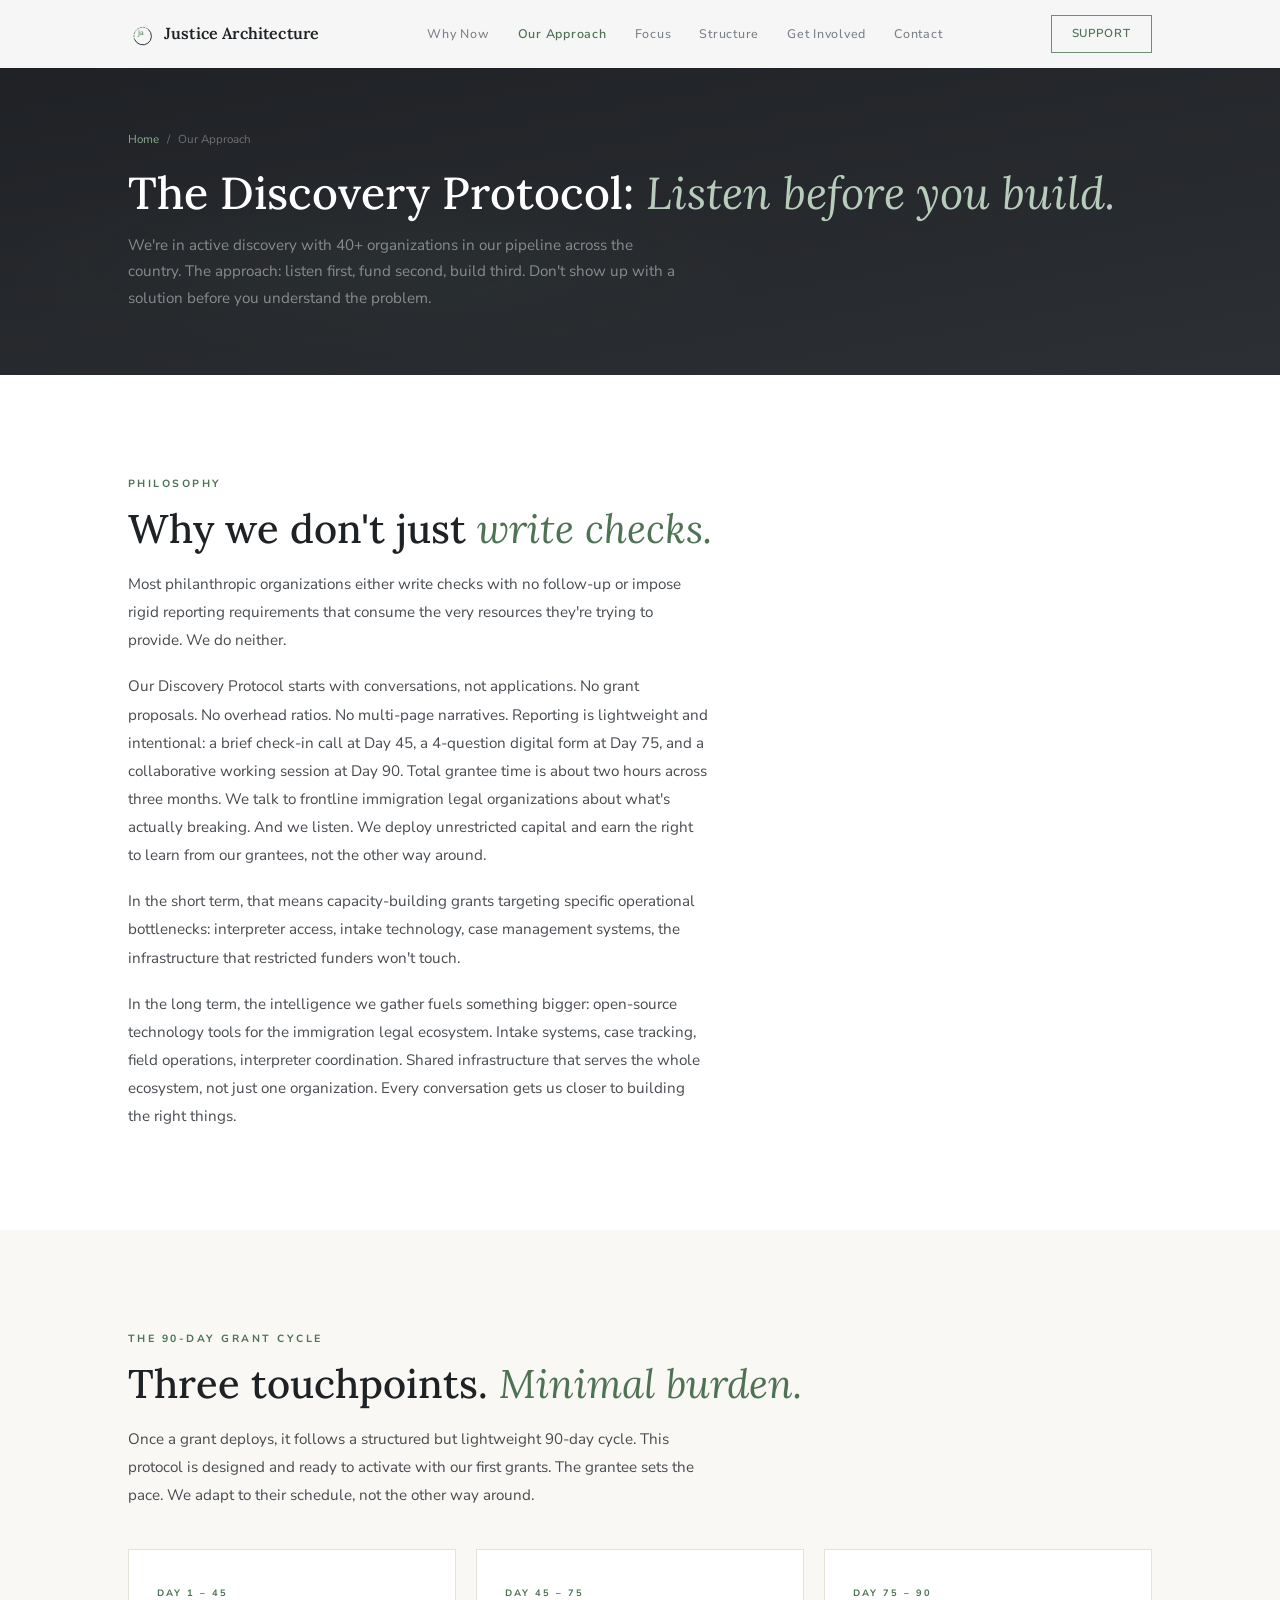
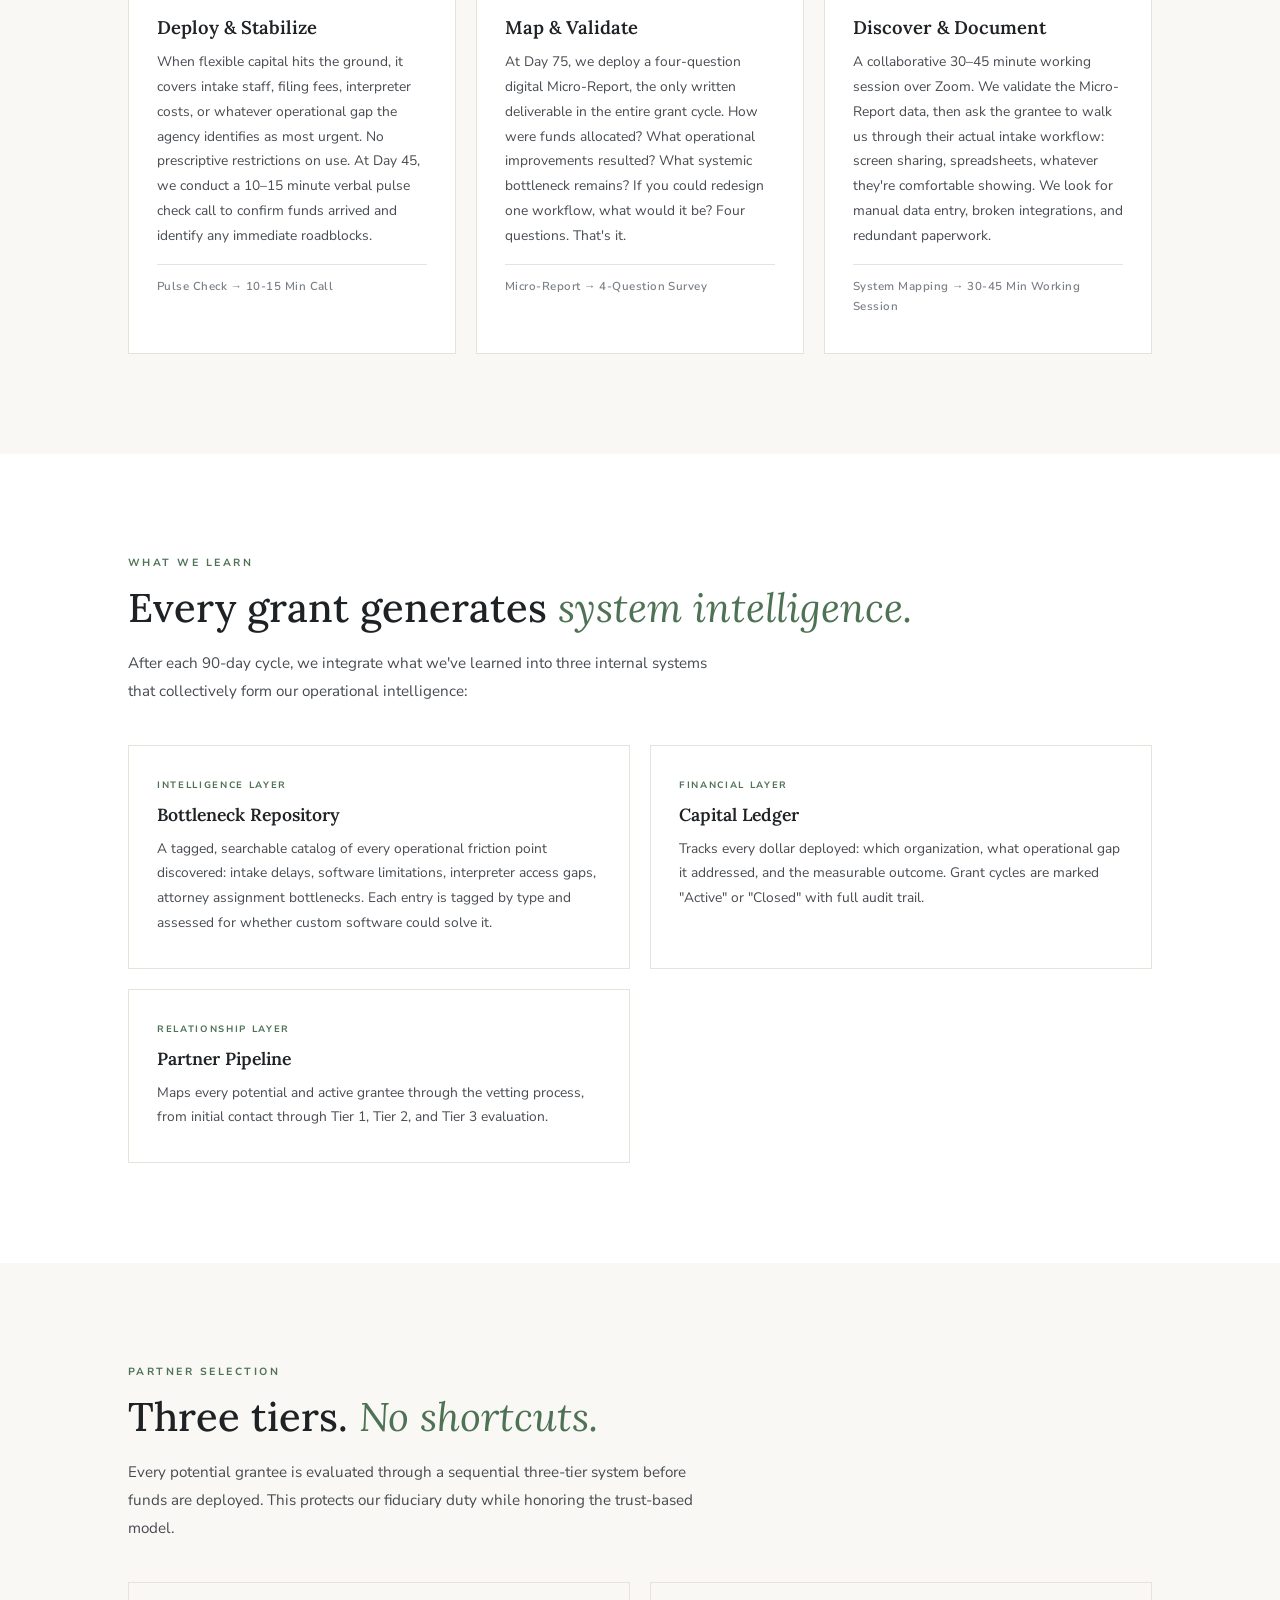
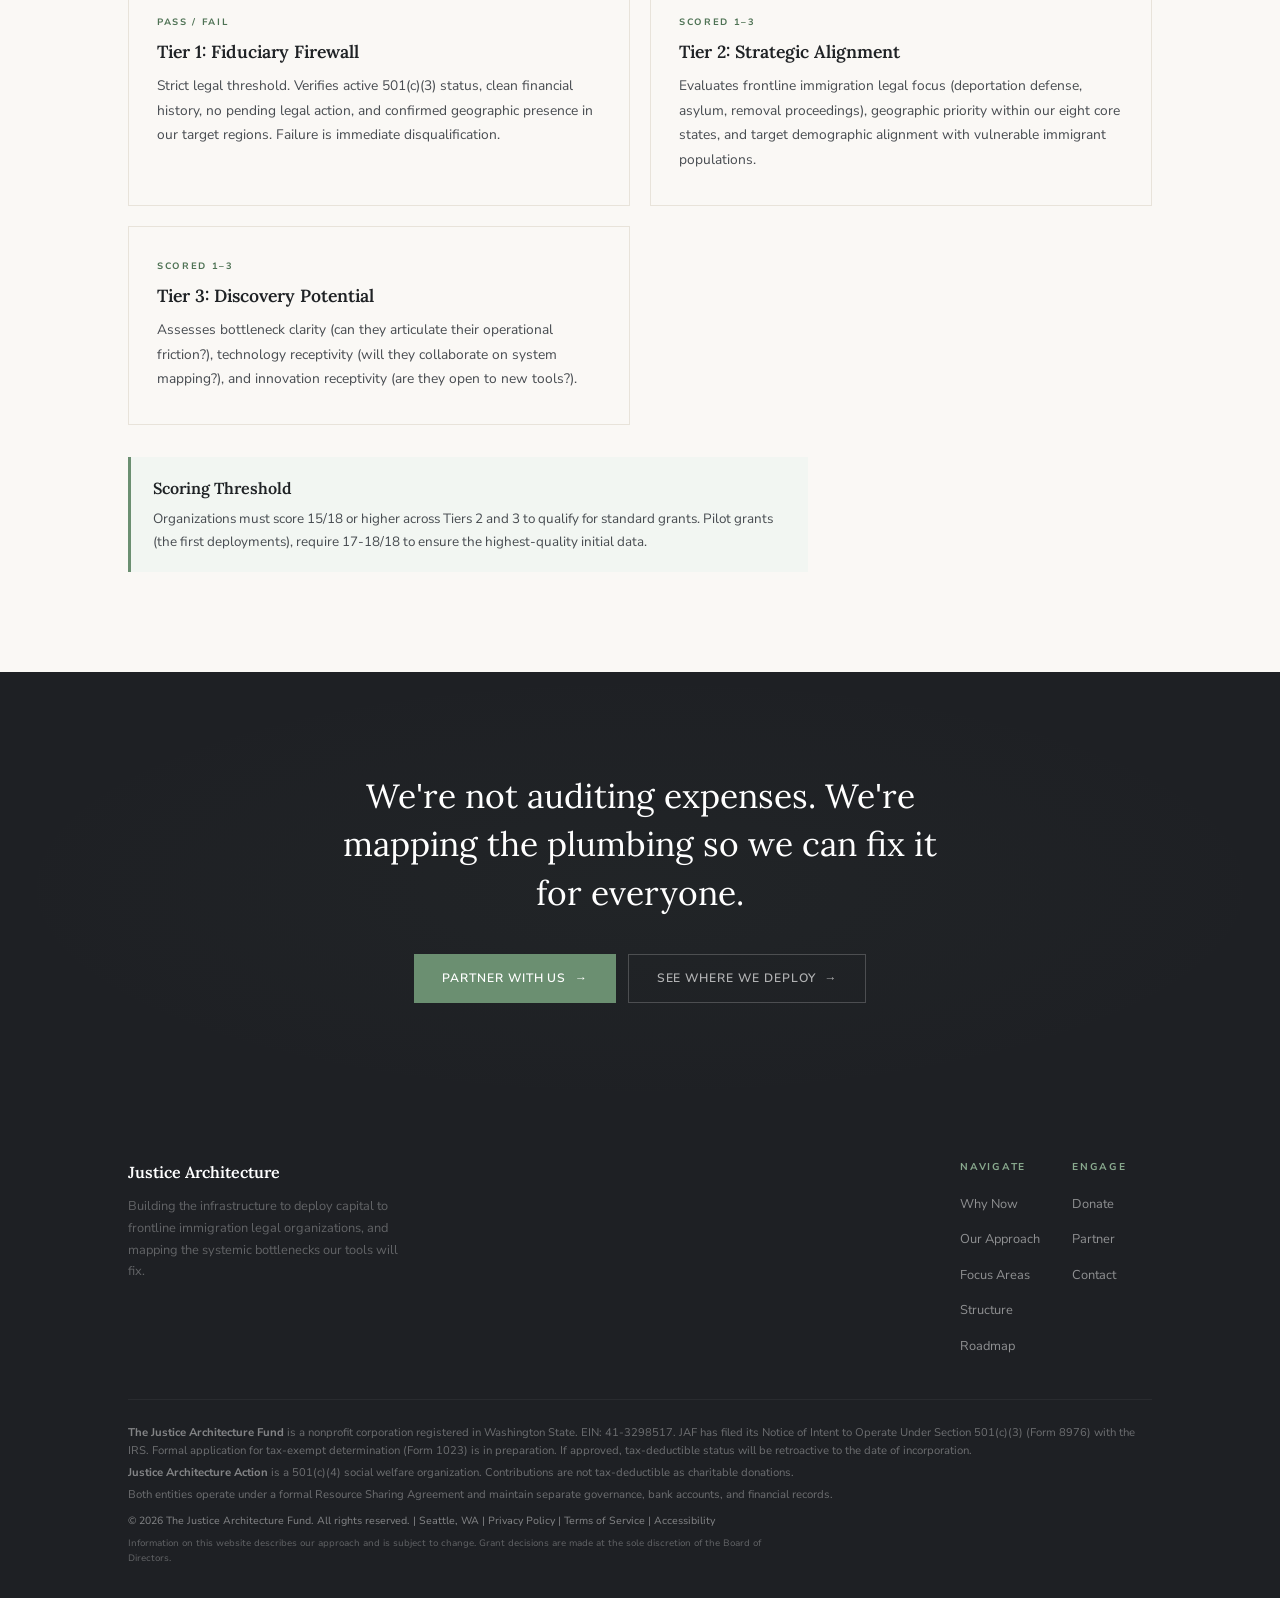
<file: approach.html>
<!DOCTYPE html>
<html lang="en" class="no-js">
<head>
<meta charset="UTF-8">
<meta name="viewport" content="width=device-width, initial-scale=1.0">
<title>The Discovery Protocol: Trust-Based Grants for Immigration Legal Organizations | Justice Architecture</title>
<meta name="description" content="The Discovery Protocol: trust-based grants that stabilize frontline operations while mapping the systemic bottlenecks our tools will fix.">
<meta property="og:title" content="Our Approach | Justice Architecture">
<meta property="og:description" content="The Discovery Protocol: trust-based grants that stabilize frontline operations while mapping the systemic bottlenecks our tools will fix.">
<meta property="og:type" content="website">
<meta property="og:url" content="https://justicearchitecture.org/approach">
<meta property="og:site_name" content="Justice Architecture">
<meta property="og:image" content="https://justicearchitecture.org/og-image.png">
<meta property="og:image:width" content="1200">
<meta property="og:image:height" content="630">
<meta name="twitter:card" content="summary_large_image">
<meta name="twitter:title" content="Our Approach | Justice Architecture">
<meta name="twitter:description" content="The Discovery Protocol: trust-based grants that stabilize frontline operations while mapping the systemic bottlenecks our tools will fix.">
<meta name="twitter:image" content="https://justicearchitecture.org/og-image.png">
<link rel="canonical" href="https://justicearchitecture.org/approach">
<link rel="icon" href="data:image/svg+xml,<svg xmlns='http://www.w3.org/2000/svg' viewBox='0 0 80 80'><path d='M63.39 26.5A27 27 0 1 1 20.61 57.5' stroke='%232C2F33' stroke-width='3' fill='none' stroke-linecap='round'/><path d='M20.61 57.5A27 27 0 0 1 63.39 26.5' stroke='%236B8F71' stroke-width='3' fill='none' stroke-linecap='round' stroke-dasharray='4 5'/><text x='40' y='43' font-family='Georgia,serif' font-size='22' font-weight='600' fill='%236B8F71' text-anchor='middle'>ja</text></svg>">
<link rel="preconnect" href="https://fonts.googleapis.com">
<link rel="preconnect" href="https://fonts.gstatic.com" crossorigin>
<link href="https://fonts.googleapis.com/css2?family=Lora:ital,wght@0,400;0,500;0,600;0,700;1,400;1,500;1,600&family=Nunito+Sans:ital,opsz,wght@0,6..12,300;0,6..12,400;0,6..12,500;0,6..12,600;0,6..12,700;1,6..12,400&display=swap" rel="stylesheet">
<link rel="stylesheet" href="styles.css">
<script>document.documentElement.classList.remove('no-js')</script>
<!-- Google Analytics 4 -- uncomment and replace G-XXXXXXXXXX when ready
<script async src="https://www.googletagmanager.com/gtag/js?id=G-XXXXXXXXXX"></script>
<script>window.dataLayer=window.dataLayer||[];function gtag(){dataLayer.push(arguments);}gtag('js',new Date());gtag('config','G-XXXXXXXXXX');</script>
-->
</head>
<body>
<a href="#main-content" class="skip-link">Skip to content</a>

<!-- NAV -->
<nav class="nav nav--filled" id="nav" aria-label="Main navigation">
  <div class="nav__in">
    <a href="/" class="nav__logo">
      <svg class="nav__logo-mark" width="26" height="26" viewBox="0 0 80 80" fill="none" role="img" aria-label="Justice Architecture logo">
        <path d="M63.39 26.5A27 27 0 1 1 20.61 57.5" stroke="#2C2F33" stroke-width="3" fill="none" stroke-linecap="round"/>
        <path d="M20.61 57.5A27 27 0 0 1 63.39 26.5" stroke="#6B8F71" stroke-width="3" fill="none" stroke-linecap="round" stroke-dasharray="4 5"/>
        <text x="40" y="43" font-family="Lora, Georgia, serif" font-size="22" font-weight="600" fill="#6B8F71" text-anchor="middle" letter-spacing="-0.5">ja</text>
      </svg>
      <span class="nav__logo-name">Justice Architecture</span>
    </a>
    <ul class="nav__menu">
      <li><a href="/about" class="nav__item">Why Now</a></li>
      <li><a href="/approach" class="nav__item nav__item--active">Our Approach</a></li>
      <li><a href="/focus" class="nav__item">Focus</a></li>
      <li><a href="/structure" class="nav__item">Structure</a></li>
      <li><a href="/involved" class="nav__item">Get Involved</a></li>
      <li><a href="/contact" class="nav__item">Contact</a></li>
    </ul>
    <a href="/involved" class="nav__btn">Support</a>
    <button class="nav__hamburger" id="hamburger" aria-label="Menu"><span></span><span></span><span></span></button>
  </div>
</nav>
<div class="nav__mobile" id="mobileNav" aria-hidden="true">
  <a href="/about">Why Now</a><a href="/approach">Our Approach</a>
  <a href="/focus">Focus</a><a href="/structure">Structure</a>
  <a href="/involved">Get Involved</a><a href="/contact" style="color:var(--sage-light)">Contact</a>
</div>

<main id="main-content">
<!-- HERO MINI -->
<section class="hero-mini">
  <div class="hero-mini__bg"></div>
  <div class="wrap hero-mini__content">
    <div class="hero-mini__breadcrumb"><a href="/">Home</a><span>/</span>Our Approach</div>
    <h1 class="hero-mini__title">The Discovery Protocol: <em>Listen before you build.</em></h1>
    <p class="hero-mini__sub">We're in active discovery with 40+ organizations in our pipeline across the country. The approach: listen first, fund second, build third. Don't show up with a solution before you understand the problem.</p>
  </div>
</section>

<!-- PHILOSOPHY -->
<section class="sec sec--white">
  <div class="wrap">
    <div class="r" style="max-width:680px">
      <div class="tag">Philosophy</div>
      <h2 class="sec-title">Why we don't just <em>write checks.</em></h2>
      <p class="sec-body" style="margin-bottom:18px">Most philanthropic organizations either write checks with no follow-up or impose rigid reporting requirements that consume the very resources they're trying to provide. We do neither.</p>
      <p class="sec-body" style="margin-bottom:18px">Our Discovery Protocol starts with conversations, not applications. No grant proposals. No overhead ratios. No multi-page narratives. Reporting is lightweight and intentional: a brief check-in call at Day 45, a 4-question digital form at Day 75, and a collaborative working session at Day 90. Total grantee time is about two hours across three months. We talk to frontline immigration legal organizations about what's actually breaking. And we listen. We deploy unrestricted capital and earn the right to learn from our grantees, not the other way around.</p>
      <p class="sec-body" style="margin-bottom:18px">In the short term, that means capacity-building grants targeting specific operational bottlenecks: interpreter access, intake technology, case management systems, the infrastructure that restricted funders won't touch.</p>
      <p class="sec-body">In the long term, the intelligence we gather fuels something bigger: open-source technology tools for the immigration legal ecosystem. Intake systems, case tracking, field operations, interpreter coordination. Shared infrastructure that serves the whole ecosystem, not just one organization. Every conversation gets us closer to building the right things.</p>
    </div>
  </div>
</section>

<!-- THE 90-DAY CYCLE -->
<section class="sec sec--cream">
  <div class="wrap">
    <div class="r">
      <div class="tag">The 90-Day Grant Cycle</div>
      <h2 class="sec-title">Three touchpoints. <em>Minimal burden.</em></h2>
      <p class="sec-body" style="margin-bottom:40px">Once a grant deploys, it follows a structured but lightweight 90-day cycle. This protocol is designed and ready to activate with our first grants. The grantee sets the pace. We adapt to their schedule, not the other way around.</p>
    </div>
    <div class="protocol__steps">
      <div class="protocol__step r">
        <div class="protocol__step-tag">Day 1 – 45</div>
        <div class="protocol__step-title">Deploy &amp; Stabilize</div>
        <p class="protocol__step-text">When flexible capital hits the ground, it covers intake staff, filing fees, interpreter costs, or whatever operational gap the agency identifies as most urgent. No prescriptive restrictions on use. At Day 45, we conduct a 10–15 minute verbal pulse check call to confirm funds arrived and identify any immediate roadblocks.</p>
        <div class="protocol__step-timing">Pulse Check → 10-15 Min Call</div>
      </div>
      <div class="protocol__step r">
        <div class="protocol__step-tag">Day 45 – 75</div>
        <div class="protocol__step-title">Map &amp; Validate</div>
        <p class="protocol__step-text">At Day 75, we deploy a four-question digital Micro-Report, the only written deliverable in the entire grant cycle. How were funds allocated? What operational improvements resulted? What systemic bottleneck remains? If you could redesign one workflow, what would it be? Four questions. That's it.</p>
        <div class="protocol__step-timing">Micro-Report → 4-Question Survey</div>
      </div>
      <div class="protocol__step r">
        <div class="protocol__step-tag">Day 75 – 90</div>
        <div class="protocol__step-title">Discover &amp; Document</div>
        <p class="protocol__step-text">A collaborative 30–45 minute working session over Zoom. We validate the Micro-Report data, then ask the grantee to walk us through their actual intake workflow: screen sharing, spreadsheets, whatever they're comfortable showing. We look for manual data entry, broken integrations, and redundant paperwork.</p>
        <div class="protocol__step-timing">System Mapping → 30-45 Min Working Session</div>
      </div>
    </div>
  </div>
</section>

<!-- WHAT WE LEARN -->
<section class="sec sec--white">
  <div class="wrap">
    <div class="r">
      <div class="tag">What We Learn</div>
      <h2 class="sec-title">Every grant generates <em>system intelligence.</em></h2>
      <p class="sec-body" style="margin-bottom:40px">After each 90-day cycle, we integrate what we've learned into three internal systems that collectively form our operational intelligence:</p>
    </div>
    <div class="focus__grid">
      <div class="focus__card r">
        <div class="focus__card-tag">Intelligence Layer</div>
        <div class="focus__card-title">Bottleneck Repository</div>
        <p class="focus__card-text">A tagged, searchable catalog of every operational friction point discovered: intake delays, software limitations, interpreter access gaps, attorney assignment bottlenecks. Each entry is tagged by type and assessed for whether custom software could solve it.</p>
      </div>
      <div class="focus__card r">
        <div class="focus__card-tag">Financial Layer</div>
        <div class="focus__card-title">Capital Ledger</div>
        <p class="focus__card-text">Tracks every dollar deployed: which organization, what operational gap it addressed, and the measurable outcome. Grant cycles are marked "Active" or "Closed" with full audit trail.</p>
      </div>
      <div class="focus__card r">
        <div class="focus__card-tag">Relationship Layer</div>
        <div class="focus__card-title">Partner Pipeline</div>
        <p class="focus__card-text">Maps every potential and active grantee through the vetting process, from initial contact through Tier 1, Tier 2, and Tier 3 evaluation.</p>
      </div>
    </div>
  </div>
</section>

<!-- PARTNER VETTING -->
<section class="sec sec--cream">
  <div class="wrap">
    <div class="r">
      <div class="tag">Partner Selection</div>
      <h2 class="sec-title">Three tiers. <em>No shortcuts.</em></h2>
      <p class="sec-body" style="margin-bottom:40px">Every potential grantee is evaluated through a sequential three-tier system before funds are deployed. This protects our fiduciary duty while honoring the trust-based model.</p>
    </div>
    <div class="focus__grid">
      <div class="focus__card r">
        <div class="focus__card-tag">Pass / Fail</div>
        <div class="focus__card-title">Tier 1: Fiduciary Firewall</div>
        <p class="focus__card-text">Strict legal threshold. Verifies active 501(c)(3) status, clean financial history, no pending legal action, and confirmed geographic presence in our target regions. Failure is immediate disqualification.</p>
      </div>
      <div class="focus__card r">
        <div class="focus__card-tag">Scored 1–3</div>
        <div class="focus__card-title">Tier 2: Strategic Alignment</div>
        <p class="focus__card-text">Evaluates frontline immigration legal focus (deportation defense, asylum, removal proceedings), geographic priority within our eight core states, and target demographic alignment with vulnerable immigrant populations.</p>
      </div>
      <div class="focus__card r">
        <div class="focus__card-tag">Scored 1–3</div>
        <div class="focus__card-title">Tier 3: Discovery Potential</div>
        <p class="focus__card-text">Assesses bottleneck clarity (can they articulate their operational friction?), technology receptivity (will they collaborate on system mapping?), and innovation receptivity (are they open to new tools?).</p>
      </div>
    </div>
    <div class="about__callout r" style="max-width:680px;margin-top:32px">
      <div class="about__callout-title">Scoring Threshold</div>
      <div class="about__callout-text">Organizations must score 15/18 or higher across Tiers 2 and 3 to qualify for standard grants. Pilot grants (the first deployments), require 17-18/18 to ensure the highest-quality initial data.</div>
    </div>
  </div>
</section>

<!-- CTA -->
<section class="cta">
  <div class="wrap cta__inner r">
    <p class="cta__text">We're not auditing expenses. We're mapping the plumbing so we can fix it for everyone.</p>
    <div class="cta__btns">
      <a href="/involved" class="btn btn--sage">Partner With Us <span class="arrow">→</span></a>
      <a href="/focus" class="btn btn--ghost-light">See Where We Deploy <span class="arrow">→</span></a>
    </div>
  </div>
</section>

</main>

<!-- FOOTER -->
<footer class="footer">
  <div class="wrap">
    <div class="footer__top">
      <div>
        <div class="footer__brand">Justice Architecture</div>
        <p class="footer__brand-text">Building the infrastructure to deploy capital to frontline immigration legal organizations, and mapping the systemic bottlenecks our tools will fix.</p>
      </div>
      <div style="display:grid;grid-template-columns:1fr 1fr;gap:32px">
        <div>
          <div class="footer__col-title">Navigate</div>
          <ul class="footer__links">
            <li><a href="/about" class="footer__link">Why Now</a></li>
            <li><a href="/approach" class="footer__link">Our Approach</a></li>
            <li><a href="/focus" class="footer__link">Focus Areas</a></li>
            <li><a href="/structure" class="footer__link">Structure</a></li>
            <li><a href="/roadmap" class="footer__link">Roadmap</a></li>
          </ul>
        </div>
        <div>
          <div class="footer__col-title">Engage</div>
          <ul class="footer__links">
            <li><a href="/involved" class="footer__link">Donate</a></li>
            <li><a href="/involved" class="footer__link">Partner</a></li>
            <li><a href="/contact" class="footer__link">Contact</a></li>
          </ul>
        </div>
      </div>
    </div>
    <div class="footer__bottom">
      <div class="footer__legal">
        <p><strong>The Justice Architecture Fund</strong> is a nonprofit corporation registered in Washington State. EIN: 41-3298517. JAF has filed its Notice of Intent to Operate Under Section 501(c)(3) (Form 8976) with the IRS. Formal application for tax-exempt determination (Form 1023) is in preparation. If approved, tax-deductible status will be retroactive to the date of incorporation.</p>
        <p><strong>Justice Architecture Action</strong> is a 501(c)(4) social welfare organization. Contributions are not tax-deductible as charitable donations.</p>
        <p>Both entities operate under a formal Resource Sharing Agreement and maintain separate governance, bank accounts, and financial records.</p>
      </div>
      <p style="font-size:0.65rem;color:rgba(255,255,255,.45);margin-top:8px">&copy; 2026 The Justice Architecture Fund. All rights reserved. | Seattle, WA | <a href="/privacy" style="color:rgba(255,255,255,.45)">Privacy Policy</a> | <a href="/terms" style="color:rgba(255,255,255,.45)">Terms of Service</a> | <a href="/accessibility" style="color:rgba(255,255,255,.45)">Accessibility</a></p>
      <p style="font-size:0.58rem;color:rgba(255,255,255,.3);margin-top:6px;line-height:1.6;max-width:640px">Information on this website describes our approach and is subject to change. Grant decisions are made at the sole discretion of the Board of Directors.</p>
    </div>
  </div>
</footer>

<script>
(function(){
  'use strict';
  const ham=document.getElementById('hamburger'),mob=document.getElementById('mobileNav');
  if(ham&&mob){
    ham.addEventListener('click',()=>{
      ham.classList.toggle('on');mob.classList.toggle('on');ham.setAttribute('aria-expanded',mob.classList.contains('on'));mob.setAttribute('aria-hidden',!mob.classList.contains('on'));
      document.body.style.overflow=mob.classList.contains('on')?'hidden':'';
    });
    mob.querySelectorAll('a').forEach(a=>a.addEventListener('click',()=>{
      ham.classList.remove('on');mob.classList.remove('on');document.body.style.overflow='';
    }));
  }
  document.querySelectorAll('a[href^="#"]').forEach(a=>{
    a.addEventListener('click',function(e){
      const href=this.getAttribute('href');if(href==='#')return;
      e.preventDefault();
      const t=document.querySelector(href);
      if(t)window.scrollTo({top:t.getBoundingClientRect().top+window.scrollY-68,behavior:'smooth'});
    });
  });
  const obs=new IntersectionObserver(es=>{
    es.forEach(e=>{if(e.isIntersecting){e.target.classList.add('v');obs.unobserve(e.target)}});
  },{threshold:0.08,rootMargin:'0px 0px -20px 0px'});
  document.querySelectorAll('.r,.rl,.rr').forEach(el=>obs.observe(el));
})();
</script>
</body>
</html>
</file>
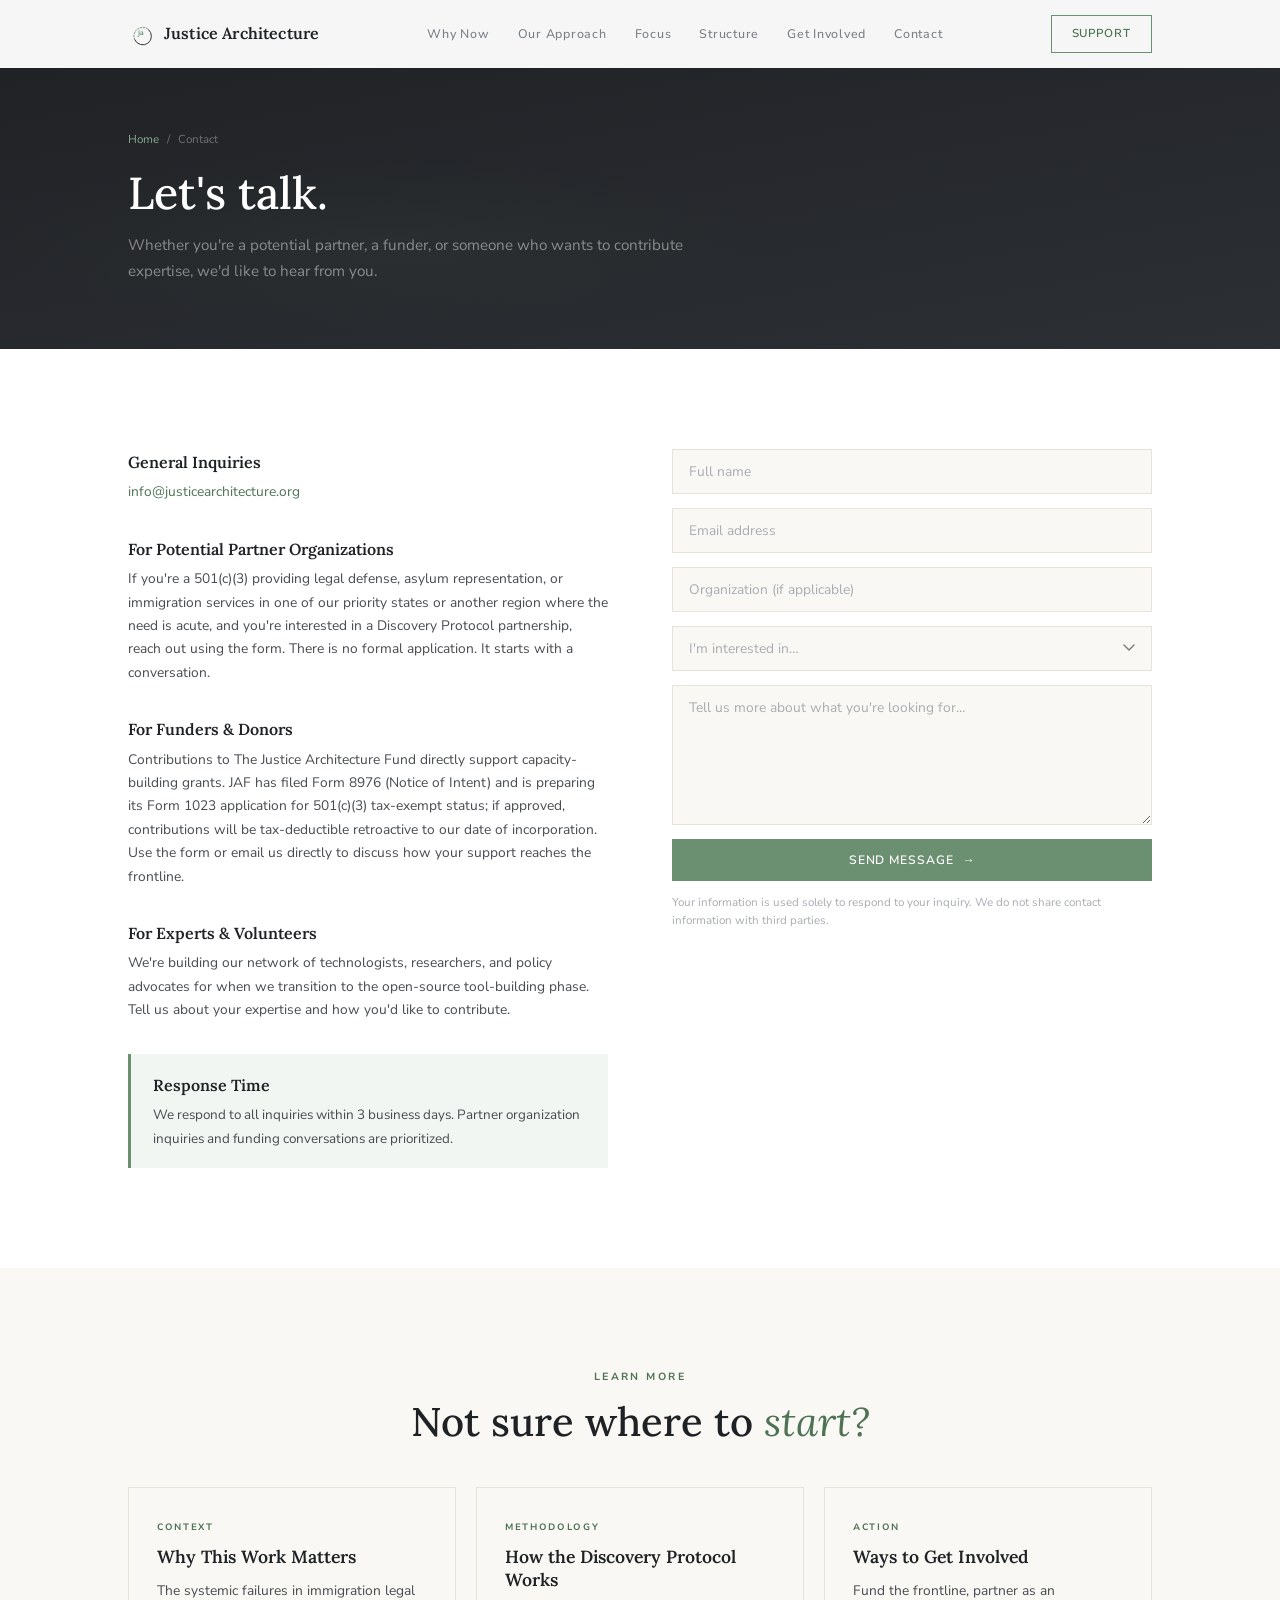
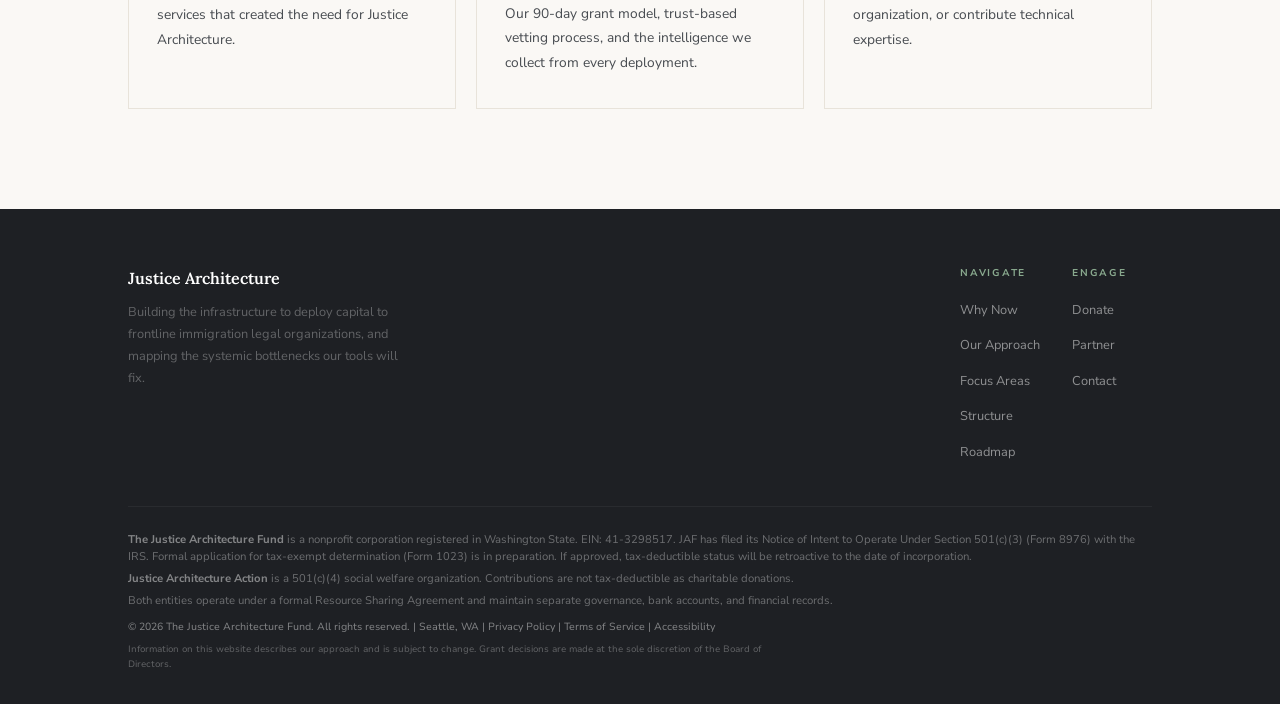
<file: contact.html>
<!DOCTYPE html>
<html lang="en" class="no-js">
<head>
<meta charset="UTF-8">
<meta name="viewport" content="width=device-width, initial-scale=1.0">
<title>Contact Justice Architecture</title>
<meta name="description" content="Get in touch with Justice Architecture. Inquire about funding, partnership, or contributing expertise.">
<meta property="og:title" content="Contact | Justice Architecture">
<meta property="og:description" content="Get in touch with Justice Architecture. Inquire about funding, partnership, or contributing expertise.">
<meta property="og:type" content="website">
<meta property="og:url" content="https://justicearchitecture.org/contact">
<meta property="og:site_name" content="Justice Architecture">
<meta property="og:image" content="https://justicearchitecture.org/og-image.png">
<meta property="og:image:width" content="1200">
<meta property="og:image:height" content="630">
<meta name="twitter:card" content="summary_large_image">
<meta name="twitter:title" content="Contact | Justice Architecture">
<meta name="twitter:description" content="Get in touch with Justice Architecture. Inquire about funding, partnership, or contributing expertise.">
<meta name="twitter:image" content="https://justicearchitecture.org/og-image.png">
<link rel="canonical" href="https://justicearchitecture.org/contact">
<link rel="icon" href="data:image/svg+xml,<svg xmlns='http://www.w3.org/2000/svg' viewBox='0 0 80 80'><path d='M63.39 26.5A27 27 0 1 1 20.61 57.5' stroke='%232C2F33' stroke-width='3' fill='none' stroke-linecap='round'/><path d='M20.61 57.5A27 27 0 0 1 63.39 26.5' stroke='%236B8F71' stroke-width='3' fill='none' stroke-linecap='round' stroke-dasharray='4 5'/><text x='40' y='43' font-family='Georgia,serif' font-size='22' font-weight='600' fill='%236B8F71' text-anchor='middle'>ja</text></svg>">
<link rel="preconnect" href="https://fonts.googleapis.com">
<link rel="preconnect" href="https://fonts.gstatic.com" crossorigin>
<link href="https://fonts.googleapis.com/css2?family=Lora:ital,wght@0,400;0,500;0,600;0,700;1,400;1,500;1,600&family=Nunito+Sans:ital,opsz,wght@0,6..12,300;0,6..12,400;0,6..12,500;0,6..12,600;0,6..12,700;1,6..12,400&display=swap" rel="stylesheet">
<link rel="stylesheet" href="styles.css">
<script>document.documentElement.classList.remove('no-js')</script>
<!-- Google Analytics 4 -- uncomment and replace G-XXXXXXXXXX when ready
<script async src="https://www.googletagmanager.com/gtag/js?id=G-XXXXXXXXXX"></script>
<script>window.dataLayer=window.dataLayer||[];function gtag(){dataLayer.push(arguments);}gtag('js',new Date());gtag('config','G-XXXXXXXXXX');</script>
-->
</head>
<body>
<a href="#main-content" class="skip-link">Skip to content</a>

<!-- NAV -->
<nav class="nav nav--filled" id="nav" aria-label="Main navigation">
  <div class="nav__in">
    <a href="/" class="nav__logo">
      <svg class="nav__logo-mark" width="26" height="26" viewBox="0 0 80 80" fill="none" role="img" aria-label="Justice Architecture logo">
        <path d="M63.39 26.5A27 27 0 1 1 20.61 57.5" stroke="#2C2F33" stroke-width="3" fill="none" stroke-linecap="round"/>
        <path d="M20.61 57.5A27 27 0 0 1 63.39 26.5" stroke="#6B8F71" stroke-width="3" fill="none" stroke-linecap="round" stroke-dasharray="4 5"/>
        <text x="40" y="43" font-family="Lora, Georgia, serif" font-size="22" font-weight="600" fill="#6B8F71" text-anchor="middle" letter-spacing="-0.5">ja</text>
      </svg>
      <span class="nav__logo-name">Justice Architecture</span>
    </a>
    <ul class="nav__menu">
      <li><a href="/about" class="nav__item">Why Now</a></li>
      <li><a href="/approach" class="nav__item">Our Approach</a></li>
      <li><a href="/focus" class="nav__item">Focus</a></li>
      <li><a href="/structure" class="nav__item">Structure</a></li>
      <li><a href="/involved" class="nav__item">Get Involved</a></li>
      <li><a href="/contact" class="nav__item">Contact</a></li>
    </ul>
    <a href="/involved" class="nav__btn">Support</a>
    <button class="nav__hamburger" id="hamburger" aria-label="Menu"><span></span><span></span><span></span></button>
  </div>
</nav>
<div class="nav__mobile" id="mobileNav" aria-hidden="true">
  <a href="/about">Why Now</a><a href="/approach">Our Approach</a>
  <a href="/focus">Focus</a><a href="/structure">Structure</a>
  <a href="/involved">Get Involved</a><a href="/contact" style="color:var(--sage-light)">Contact</a>
</div>

<main id="main-content">
<!-- HERO MINI -->
<section class="hero-mini">
  <div class="hero-mini__bg"></div>
  <div class="wrap hero-mini__content">
    <div class="hero-mini__breadcrumb"><a href="/">Home</a><span>/</span>Contact</div>
    <h1 class="hero-mini__title">Let's talk.</h1>
    <p class="hero-mini__sub">Whether you're a potential partner, a funder, or someone who wants to contribute expertise, we'd like to hear from you.</p>
  </div>
</section>

<!-- CONTACT FORM + INFO -->
<section class="sec sec--white">
  <div class="wrap">
    <div class="contact__grid">
      <div class="contact__info rl">
        <h2 class="prose-h2">General Inquiries</h2>
        <p><a href="mailto:info@justicearchitecture.org">info@justicearchitecture.org</a></p>

        <h2 class="prose-h2" style="margin-top:32px">For Potential Partner Organizations</h2>
        <p>If you're a 501(c)(3) providing legal defense, asylum representation, or immigration services in one of our priority states or another region where the need is acute, and you're interested in a Discovery Protocol partnership, reach out using the form. There is no formal application. It starts with a conversation.</p>

        <h2 class="prose-h2" style="margin-top:32px">For Funders &amp; Donors</h2>
        <p>Contributions to The Justice Architecture Fund directly support capacity-building grants. JAF has filed Form 8976 (Notice of Intent) and is preparing its Form 1023 application for 501(c)(3) tax-exempt status; if approved, contributions will be tax-deductible retroactive to our date of incorporation. Use the form or email us directly to discuss how your support reaches the frontline.</p>

        <h2 class="prose-h2" style="margin-top:32px">For Experts &amp; Volunteers</h2>
        <p>We're building our network of technologists, researchers, and policy advocates for when we transition to the open-source tool-building phase. Tell us about your expertise and how you'd like to contribute.</p>

        <div class="callout" style="margin-top:32px">
          <div class="callout__title">Response Time</div>
          <div class="callout__text">We respond to all inquiries within 3 business days. Partner organization inquiries and funding conversations are prioritized.</div>
        </div>
      </div>

      <div class="rr">
        <form class="contact__form" action="https://formspree.io/f/xwvnabep" method="POST" id="contact-form" novalidate>
          <label for="contact-name" class="vh">Full name</label>
          <input type="text" id="contact-name" name="name" class="contact__input" placeholder="Full name" required aria-describedby="name-error">
          <div class="contact__error" id="name-error">Please enter your name.</div>
          <label for="contact-email" class="vh">Email address</label>
          <input type="email" id="contact-email" name="email" class="contact__input" placeholder="Email address" required aria-describedby="email-error">
          <div class="contact__error" id="email-error">Please enter a valid email address.</div>
          <label for="contact-org" class="vh">Organization</label>
          <input type="text" id="contact-org" name="organization" class="contact__input" placeholder="Organization (if applicable)">
          <label for="contact-interest" class="vh">Area of interest</label>
          <select id="contact-interest" name="interest" class="contact__input" style="color:var(--text-faint)" required aria-describedby="interest-error">
            <option value="" disabled selected>I'm interested in…</option>
            <option value="funding">Making a contribution</option>
            <option value="partnership">Partnering as an organization</option>
            <option value="expertise">Contributing expertise</option>
            <option value="media">Media inquiry</option>
            <option value="general">General inquiry</option>
          </select>
          <div class="contact__error" id="interest-error">Please select an area of interest.</div>
          <label for="contact-message" class="vh">Message</label>
          <textarea id="contact-message" name="message" class="contact__textarea" placeholder="Tell us more about what you're looking for…" rows="6" required aria-describedby="message-error"></textarea>
          <div class="contact__error" id="message-error">Please enter a message.</div>
          <!-- Honeypot field -- hidden from humans, catches bots -->
          <div class="hp-field" aria-hidden="true">
            <label for="contact-website">Website</label>
            <input type="text" id="contact-website" name="_gotcha" tabindex="-1" autocomplete="off">
          </div>
          <button type="submit" class="btn btn--sage" style="width:100%;justify-content:center">Send Message <span class="arrow">→</span></button>
        </form>
        <p style="font-size:0.72rem;color:var(--text-faint);margin-top:12px;line-height:1.6">Your information is used solely to respond to your inquiry. We do not share contact information with third parties.</p>
      </div>
    </div>
  </div>
</section>

<!-- QUICK LINKS -->
<section class="sec sec--cream">
  <div class="wrap">
    <div class="r" style="text-align:center">
      <div class="tag">Learn More</div>
      <h2 class="sec-title">Not sure where to <em>start?</em></h2>
    </div>
    <div class="quick__grid">
      <a href="/about" class="quick__card r">
        <div class="quick__card-tag">Context</div>
        <div class="quick__card-title">Why This Work Matters</div>
        <p class="quick__card-text">The systemic failures in immigration legal services that created the need for Justice Architecture.</p>
      </a>
      <a href="/approach" class="quick__card r">
        <div class="quick__card-tag">Methodology</div>
        <div class="quick__card-title">How the Discovery Protocol Works</div>
        <p class="quick__card-text">Our 90-day grant model, trust-based vetting process, and the intelligence we collect from every deployment.</p>
      </a>
      <a href="/involved" class="quick__card r">
        <div class="quick__card-tag">Action</div>
        <div class="quick__card-title">Ways to Get Involved</div>
        <p class="quick__card-text">Fund the frontline, partner as an organization, or contribute technical expertise.</p>
      </a>
    </div>
  </div>
</section>

</main>

<!-- FOOTER -->
<footer class="footer">
  <div class="wrap">
    <div class="footer__top">
      <div>
        <div class="footer__brand">Justice Architecture</div>
        <p class="footer__brand-text">Building the infrastructure to deploy capital to frontline immigration legal organizations, and mapping the systemic bottlenecks our tools will fix.</p>
      </div>
      <div style="display:grid;grid-template-columns:1fr 1fr;gap:32px">
        <div>
          <div class="footer__col-title">Navigate</div>
          <ul class="footer__links">
            <li><a href="/about" class="footer__link">Why Now</a></li>
            <li><a href="/approach" class="footer__link">Our Approach</a></li>
            <li><a href="/focus" class="footer__link">Focus Areas</a></li>
            <li><a href="/structure" class="footer__link">Structure</a></li>
            <li><a href="/roadmap" class="footer__link">Roadmap</a></li>
          </ul>
        </div>
        <div>
          <div class="footer__col-title">Engage</div>
          <ul class="footer__links">
            <li><a href="/involved" class="footer__link">Donate</a></li>
            <li><a href="/involved" class="footer__link">Partner</a></li>
            <li><a href="/contact" class="footer__link">Contact</a></li>
          </ul>
        </div>
      </div>
    </div>
    <div class="footer__bottom">
      <div class="footer__legal">
        <p><strong>The Justice Architecture Fund</strong> is a nonprofit corporation registered in Washington State. EIN: 41-3298517. JAF has filed its Notice of Intent to Operate Under Section 501(c)(3) (Form 8976) with the IRS. Formal application for tax-exempt determination (Form 1023) is in preparation. If approved, tax-deductible status will be retroactive to the date of incorporation.</p>
        <p><strong>Justice Architecture Action</strong> is a 501(c)(4) social welfare organization. Contributions are not tax-deductible as charitable donations.</p>
        <p>Both entities operate under a formal Resource Sharing Agreement and maintain separate governance, bank accounts, and financial records.</p>
      </div>
      <p style="font-size:0.65rem;color:rgba(255,255,255,.45);margin-top:8px">&copy; 2026 The Justice Architecture Fund. All rights reserved. | Seattle, WA | <a href="/privacy" style="color:rgba(255,255,255,.45)">Privacy Policy</a> | <a href="/terms" style="color:rgba(255,255,255,.45)">Terms of Service</a> | <a href="/accessibility" style="color:rgba(255,255,255,.45)">Accessibility</a></p>
      <p style="font-size:0.58rem;color:rgba(255,255,255,.3);margin-top:6px;line-height:1.6;max-width:640px">Information on this website describes our approach and is subject to change. Grant decisions are made at the sole discretion of the Board of Directors.</p>
    </div>
  </div>
</footer>

<script>
(function(){
  'use strict';

  // Mobile menu
  const ham=document.getElementById('hamburger'),mob=document.getElementById('mobileNav');
  if(ham&&mob){
    ham.addEventListener('click',()=>{
      ham.classList.toggle('on');mob.classList.toggle('on');ham.setAttribute('aria-expanded',mob.classList.contains('on'));mob.setAttribute('aria-hidden',!mob.classList.contains('on'));
      document.body.style.overflow=mob.classList.contains('on')?'hidden':'';
    });
    mob.querySelectorAll('a').forEach(a=>a.addEventListener('click',()=>{
      ham.classList.remove('on');mob.classList.remove('on');document.body.style.overflow='';
    }));
  }

  // Select color change on pick
  document.querySelectorAll('select.contact__input').forEach(function(s){
    s.addEventListener('change',function(){this.style.color=this.value?'var(--text-rich)':'var(--text-faint)';});
  });

  // Client-side form validation
  var form=document.getElementById('contact-form');
  if(form){
    var fields=[
      {id:'contact-name',err:'name-error',check:function(v){return v.trim().length>0}},
      {id:'contact-email',err:'email-error',check:function(v){return /^[^\s@]+@[^\s@]+\.[^\s@]+$/.test(v)}},
      {id:'contact-interest',err:'interest-error',check:function(v){return v.length>0}},
      {id:'contact-message',err:'message-error',check:function(v){return v.trim().length>0}}
    ];
    fields.forEach(function(f){
      var el=document.getElementById(f.id);
      if(el){el.addEventListener('blur',function(){validateField(f)})}
    });
    form.addEventListener('submit',function(e){
      var ok=true;
      fields.forEach(function(f){if(!validateField(f))ok=false});
      if(!ok)e.preventDefault();
    });
    function validateField(f){
      var el=document.getElementById(f.id),err=document.getElementById(f.err);
      if(!el||!err)return true;
      var valid=f.check(el.value);
      el.classList.toggle('invalid',!valid);
      el.classList.toggle('valid',valid);
      err.classList.toggle('show',!valid);
      return valid;
    }
  }

  // Reveal on scroll
  const obs=new IntersectionObserver(es=>{
    es.forEach(e=>{if(e.isIntersecting){e.target.classList.add('v');obs.unobserve(e.target)}});
  },{threshold:0.08,rootMargin:'0px 0px -20px 0px'});
  document.querySelectorAll('.r,.rl,.rr').forEach(el=>obs.observe(el));
})();
</script>
</body>
</html>
</file>
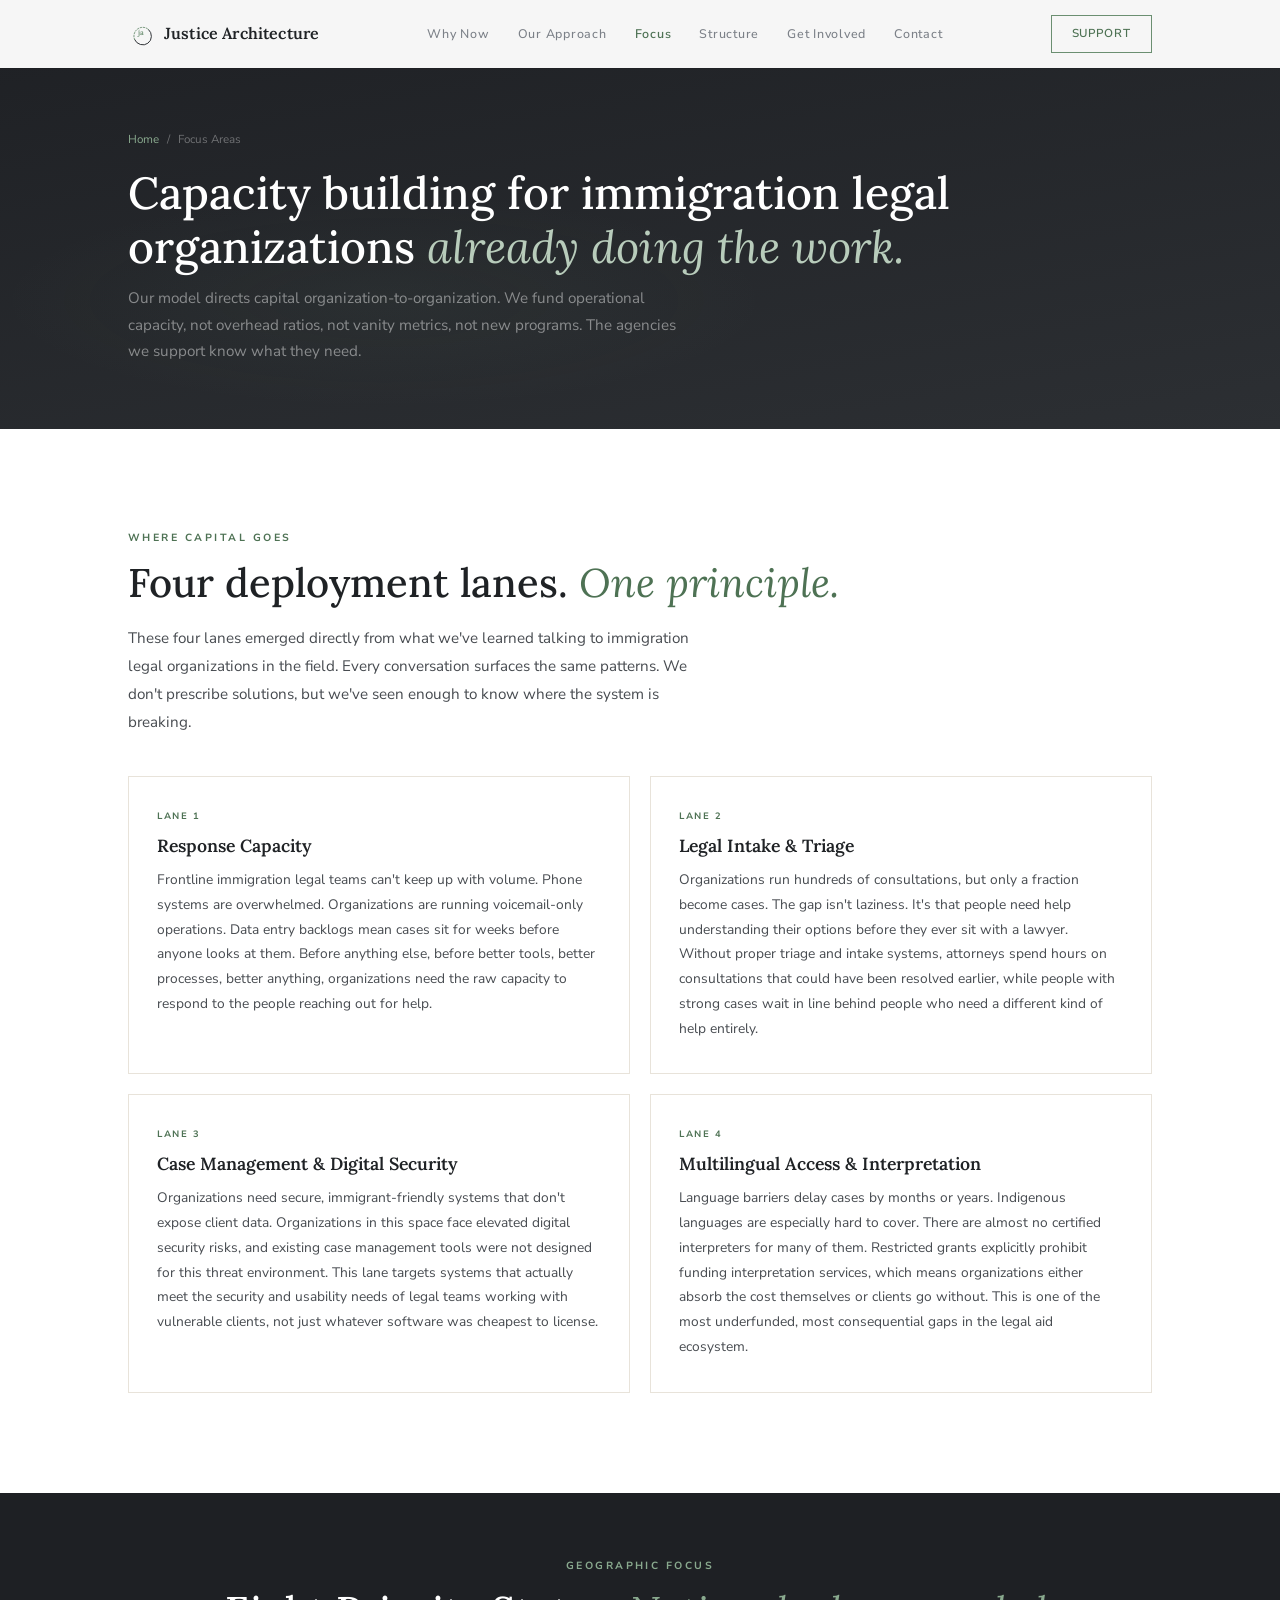
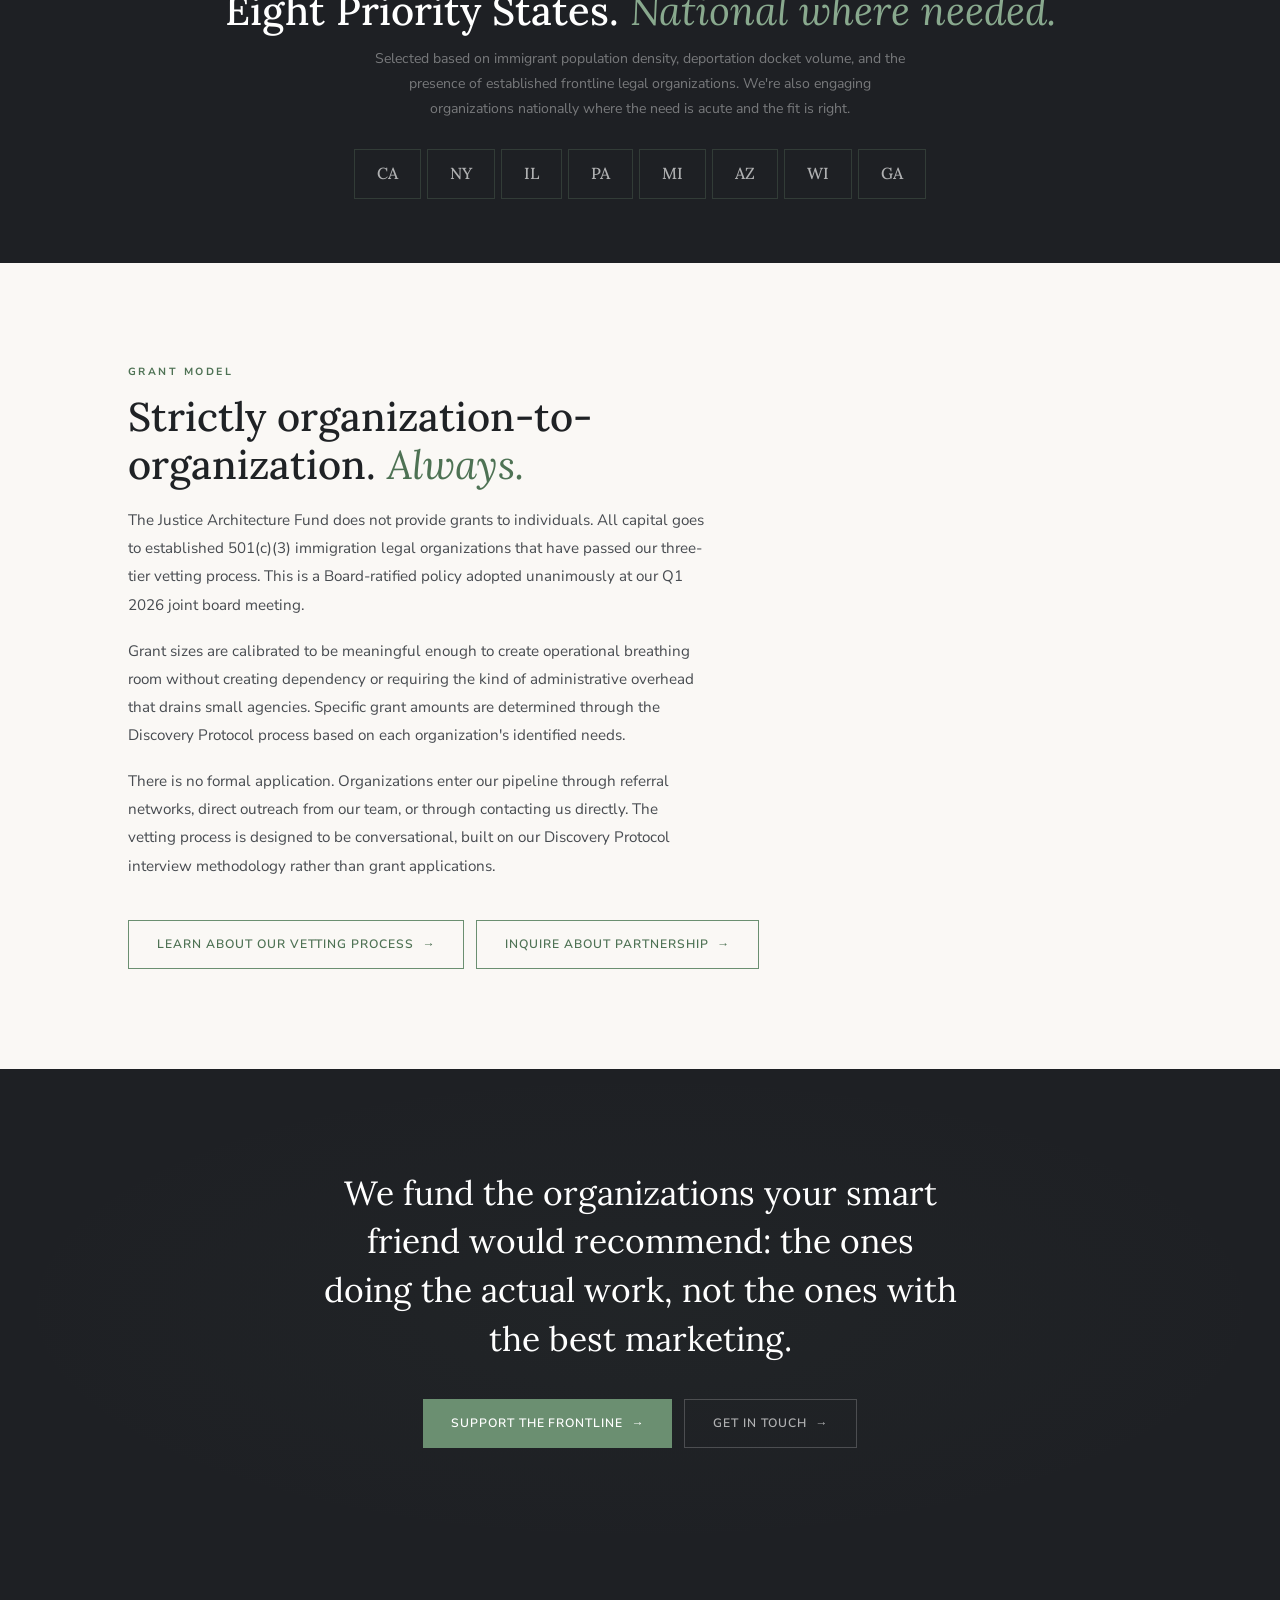
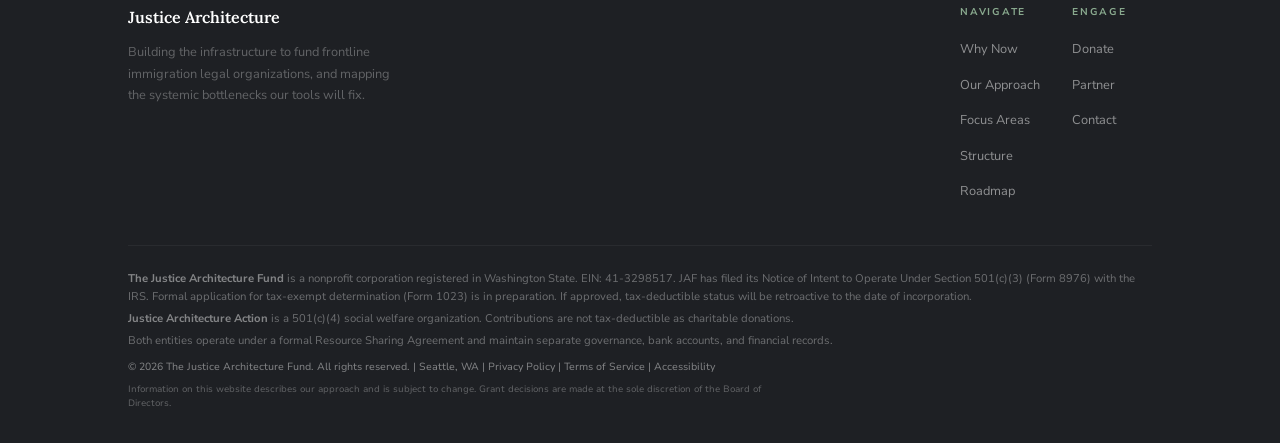
<file: focus.html>
<!DOCTYPE html>
<html lang="en" class="no-js">
<head>
<meta charset="UTF-8">
<meta name="viewport" content="width=device-width, initial-scale=1.0">
<title>Immigration Legal Defense & Capacity Building | Justice Architecture</title>
<meta name="description" content="Where capital will go: deportation defense, legal intake stabilization, bottleneck discovery, and open-source tools across eight priority states.">
<meta property="og:title" content="Focus Areas | Justice Architecture">
<meta property="og:description" content="Where capital will go: deportation defense, legal intake stabilization, bottleneck discovery across eight priority states.">
<meta property="og:type" content="website">
<meta property="og:url" content="https://justicearchitecture.org/focus">
<meta property="og:site_name" content="Justice Architecture">
<meta property="og:image" content="https://justicearchitecture.org/og-image.png">
<meta property="og:image:width" content="1200">
<meta property="og:image:height" content="630">
<meta name="twitter:card" content="summary_large_image">
<meta name="twitter:title" content="Focus Areas | Justice Architecture">
<meta name="twitter:description" content="Where capital will go: deportation defense, legal intake stabilization, bottleneck discovery across eight priority states.">
<meta name="twitter:image" content="https://justicearchitecture.org/og-image.png">
<link rel="canonical" href="https://justicearchitecture.org/focus">
<link rel="icon" href="data:image/svg+xml,<svg xmlns='http://www.w3.org/2000/svg' viewBox='0 0 80 80'><path d='M63.39 26.5A27 27 0 1 1 20.61 57.5' stroke='%232C2F33' stroke-width='3' fill='none' stroke-linecap='round'/><path d='M20.61 57.5A27 27 0 0 1 63.39 26.5' stroke='%236B8F71' stroke-width='3' fill='none' stroke-linecap='round' stroke-dasharray='4 5'/><text x='40' y='43' font-family='Georgia,serif' font-size='22' font-weight='600' fill='%236B8F71' text-anchor='middle'>ja</text></svg>">
<link rel="preconnect" href="https://fonts.googleapis.com">
<link rel="preconnect" href="https://fonts.gstatic.com" crossorigin>
<link href="https://fonts.googleapis.com/css2?family=Lora:ital,wght@0,400;0,500;0,600;0,700;1,400;1,500;1,600&family=Nunito+Sans:ital,opsz,wght@0,6..12,300;0,6..12,400;0,6..12,500;0,6..12,600;0,6..12,700;1,6..12,400&display=swap" rel="stylesheet">
<link rel="stylesheet" href="styles.css">
<script>document.documentElement.classList.remove('no-js')</script>
<!-- Google Analytics 4 -- uncomment and replace G-XXXXXXXXXX when ready
<script async src="https://www.googletagmanager.com/gtag/js?id=G-XXXXXXXXXX"></script>
<script>window.dataLayer=window.dataLayer||[];function gtag(){dataLayer.push(arguments);}gtag('js',new Date());gtag('config','G-XXXXXXXXXX');</script>
-->
</head>
<body>
<a href="#main-content" class="skip-link">Skip to content</a>

<!-- NAV -->
<nav class="nav nav--filled" id="nav" aria-label="Main navigation">
  <div class="nav__in">
    <a href="/" class="nav__logo">
      <svg class="nav__logo-mark" width="26" height="26" viewBox="0 0 80 80" fill="none" role="img" aria-label="Justice Architecture logo">
        <path d="M63.39 26.5A27 27 0 1 1 20.61 57.5" stroke="#2C2F33" stroke-width="3" fill="none" stroke-linecap="round"/>
        <path d="M20.61 57.5A27 27 0 0 1 63.39 26.5" stroke="#6B8F71" stroke-width="3" fill="none" stroke-linecap="round" stroke-dasharray="4 5"/>
        <text x="40" y="43" font-family="Lora, Georgia, serif" font-size="22" font-weight="600" fill="#6B8F71" text-anchor="middle" letter-spacing="-0.5">ja</text>
      </svg>
      <span class="nav__logo-name">Justice Architecture</span>
    </a>
    <ul class="nav__menu">
      <li><a href="/about" class="nav__item">Why Now</a></li>
      <li><a href="/approach" class="nav__item">Our Approach</a></li>
      <li><a href="/focus" class="nav__item nav__item--active">Focus</a></li>
      <li><a href="/structure" class="nav__item">Structure</a></li>
      <li><a href="/involved" class="nav__item">Get Involved</a></li>
      <li><a href="/contact" class="nav__item">Contact</a></li>
    </ul>
    <a href="/involved" class="nav__btn">Support</a>
    <button class="nav__hamburger" id="hamburger" aria-label="Menu"><span></span><span></span><span></span></button>
  </div>
</nav>
<div class="nav__mobile" id="mobileNav" aria-hidden="true">
  <a href="/about">Why Now</a><a href="/approach">Our Approach</a>
  <a href="/focus">Focus</a><a href="/structure">Structure</a>
  <a href="/involved">Get Involved</a><a href="/contact" style="color:var(--sage-light)">Contact</a>
</div>

<main id="main-content">
<!-- HERO MINI -->
<section class="hero-mini">
  <div class="hero-mini__bg"></div>
  <div class="wrap hero-mini__content">
    <div class="hero-mini__breadcrumb"><a href="/">Home</a><span>/</span>Focus Areas</div>
    <h1 class="hero-mini__title">Capacity building for immigration legal organizations <em>already doing the work.</em></h1>
    <p class="hero-mini__sub">Our model directs capital organization-to-organization. We fund operational capacity, not overhead ratios, not vanity metrics, not new programs. The agencies we support know what they need.</p>
  </div>
</section>

<!-- DEPLOYMENT CATEGORIES -->
<section class="sec sec--white">
  <div class="wrap">
    <div class="r">
      <div class="tag">Where Capital Goes</div>
      <h2 class="sec-title">Four deployment lanes. <em>One principle.</em></h2>
      <p class="sec-body" style="margin-bottom:0">These four lanes emerged directly from what we've learned talking to immigration legal organizations in the field. Every conversation surfaces the same patterns. We don't prescribe solutions, but we've seen enough to know where the system is breaking.</p>
    </div>
    <div class="focus__grid">
      <div class="focus__card r">
        <div class="focus__card-tag">Lane 1</div>
        <div class="focus__card-title">Response Capacity</div>
        <p class="focus__card-text">Frontline immigration legal teams can't keep up with volume. Phone systems are overwhelmed. Organizations are running voicemail-only operations. Data entry backlogs mean cases sit for weeks before anyone looks at them. Before anything else, before better tools, better processes, better anything, organizations need the raw capacity to respond to the people reaching out for help.</p>
      </div>
      <div class="focus__card r">
        <div class="focus__card-tag">Lane 2</div>
        <div class="focus__card-title">Legal Intake &amp; Triage</div>
        <p class="focus__card-text">Organizations run hundreds of consultations, but only a fraction become cases. The gap isn't laziness. It's that people need help understanding their options before they ever sit with a lawyer. Without proper triage and intake systems, attorneys spend hours on consultations that could have been resolved earlier, while people with strong cases wait in line behind people who need a different kind of help entirely.</p>
      </div>
      <div class="focus__card r">
        <div class="focus__card-tag">Lane 3</div>
        <div class="focus__card-title">Case Management &amp; Digital Security</div>
        <p class="focus__card-text">Organizations need secure, immigrant-friendly systems that don't expose client data. Organizations in this space face elevated digital security risks, and existing case management tools were not designed for this threat environment. This lane targets systems that actually meet the security and usability needs of legal teams working with vulnerable clients, not just whatever software was cheapest to license.</p>
      </div>
      <div class="focus__card r">
        <div class="focus__card-tag">Lane 4</div>
        <div class="focus__card-title">Multilingual Access &amp; Interpretation</div>
        <p class="focus__card-text">Language barriers delay cases by months or years. Indigenous languages are especially hard to cover. There are almost no certified interpreters for many of them. Restricted grants explicitly prohibit funding interpretation services, which means organizations either absorb the cost themselves or clients go without. This is one of the most underfunded, most consequential gaps in the legal aid ecosystem.</p>
      </div>
    </div>
  </div>
</section>

<!-- STATES -->
<section class="states">
  <div class="wrap r">
    <div class="tag" style="color:var(--sage-light);justify-content:center;display:flex">Geographic Focus</div>
    <h2 style="font-family:var(--serif);font-size:clamp(1.8rem,3.2vw,2.5rem);font-weight:500;line-height:1.22;color:var(--white);text-align:center;margin:0 auto 12px">Eight Priority States. <em style="font-style:italic;color:var(--sage-light);font-weight:400">National where needed.</em></h2>
    <p style="font-size:0.88rem;color:rgba(255,255,255,0.4);text-align:center;max-width:540px;margin:0 auto 28px;line-height:1.75">Selected based on immigrant population density, deportation docket volume, and the presence of established frontline legal organizations. We're also engaging organizations nationally where the need is acute and the fit is right.</p>
    <div class="states__list">
      <div class="states__s">CA</div><div class="states__s">NY</div><div class="states__s">IL</div><div class="states__s">PA</div>
      <div class="states__s">MI</div><div class="states__s">AZ</div><div class="states__s">WI</div><div class="states__s">GA</div>
    </div>
  </div>
</section>

<!-- ORG-TO-ORG MODEL -->
<section class="sec sec--cream">
  <div class="wrap">
    <div class="r" style="max-width:680px">
      <div class="tag">Grant Model</div>
      <h2 class="sec-title">Strictly organization-to-organization. <em>Always.</em></h2>
      <p class="sec-body" style="margin-bottom:18px">The Justice Architecture Fund does not provide grants to individuals. All capital goes to established 501(c)(3) immigration legal organizations that have passed our three-tier vetting process. This is a Board-ratified policy adopted unanimously at our Q1 2026 joint board meeting.</p>
      <p class="sec-body" style="margin-bottom:18px">Grant sizes are calibrated to be meaningful enough to create operational breathing room without creating dependency or requiring the kind of administrative overhead that drains small agencies. Specific grant amounts are determined through the Discovery Protocol process based on each organization's identified needs.</p>
      <p class="sec-body">There is no formal application. Organizations enter our pipeline through referral networks, direct outreach from our team, or through contacting us directly. The vetting process is designed to be conversational, built on our Discovery Protocol interview methodology rather than grant applications.</p>
    </div>
    <div style="margin-top:40px;display:flex;gap:12px;flex-wrap:wrap" class="r">
      <a href="/approach" class="btn btn--ghost-dark">Learn About Our Vetting Process <span class="arrow">→</span></a>
      <a href="/contact" class="btn btn--ghost-dark">Inquire About Partnership <span class="arrow">→</span></a>
    </div>
  </div>
</section>

<!-- CTA -->
<section class="cta">
  <div class="wrap cta__inner r">
    <p class="cta__text">We fund the organizations your smart friend would recommend: the ones doing the actual work, not the ones with the best marketing.</p>
    <div class="cta__btns">
      <a href="/involved" class="btn btn--sage">Support the Frontline <span class="arrow">→</span></a>
      <a href="/contact" class="btn btn--ghost-light">Get in Touch <span class="arrow">→</span></a>
    </div>
  </div>
</section>

</main>

<!-- FOOTER -->
<footer class="footer">
  <div class="wrap">
    <div class="footer__top">
      <div>
        <div class="footer__brand">Justice Architecture</div>
        <p class="footer__brand-text">Building the infrastructure to fund frontline immigration legal organizations, and mapping the systemic bottlenecks our tools will fix.</p>
      </div>
      <div style="display:grid;grid-template-columns:1fr 1fr;gap:32px">
        <div>
          <div class="footer__col-title">Navigate</div>
          <ul class="footer__links">
            <li><a href="/about" class="footer__link">Why Now</a></li>
            <li><a href="/approach" class="footer__link">Our Approach</a></li>
            <li><a href="/focus" class="footer__link">Focus Areas</a></li>
            <li><a href="/structure" class="footer__link">Structure</a></li>
            <li><a href="/roadmap" class="footer__link">Roadmap</a></li>
          </ul>
        </div>
        <div>
          <div class="footer__col-title">Engage</div>
          <ul class="footer__links">
            <li><a href="/involved" class="footer__link">Donate</a></li>
            <li><a href="/involved" class="footer__link">Partner</a></li>
            <li><a href="/contact" class="footer__link">Contact</a></li>
          </ul>
        </div>
      </div>
    </div>
    <div class="footer__bottom">
      <div class="footer__legal">
        <p><strong>The Justice Architecture Fund</strong> is a nonprofit corporation registered in Washington State. EIN: 41-3298517. JAF has filed its Notice of Intent to Operate Under Section 501(c)(3) (Form 8976) with the IRS. Formal application for tax-exempt determination (Form 1023) is in preparation. If approved, tax-deductible status will be retroactive to the date of incorporation.</p>
        <p><strong>Justice Architecture Action</strong> is a 501(c)(4) social welfare organization. Contributions are not tax-deductible as charitable donations.</p>
        <p>Both entities operate under a formal Resource Sharing Agreement and maintain separate governance, bank accounts, and financial records.</p>
      </div>
      <p style="font-size:0.65rem;color:rgba(255,255,255,.45);margin-top:8px">&copy; 2026 The Justice Architecture Fund. All rights reserved. | Seattle, WA | <a href="/privacy" style="color:rgba(255,255,255,.45)">Privacy Policy</a> | <a href="/terms" style="color:rgba(255,255,255,.45)">Terms of Service</a> | <a href="/accessibility" style="color:rgba(255,255,255,.45)">Accessibility</a></p>
      <p style="font-size:0.58rem;color:rgba(255,255,255,.3);margin-top:6px;line-height:1.6;max-width:640px">Information on this website describes our approach and is subject to change. Grant decisions are made at the sole discretion of the Board of Directors.</p>
    </div>
  </div>
</footer>

<script>
(function(){
  'use strict';
  const ham=document.getElementById('hamburger'),mob=document.getElementById('mobileNav');
  if(ham&&mob){
    ham.addEventListener('click',()=>{
      ham.classList.toggle('on');mob.classList.toggle('on');ham.setAttribute('aria-expanded',mob.classList.contains('on'));mob.setAttribute('aria-hidden',!mob.classList.contains('on'));
      document.body.style.overflow=mob.classList.contains('on')?'hidden':'';
    });
    mob.querySelectorAll('a').forEach(a=>a.addEventListener('click',()=>{
      ham.classList.remove('on');mob.classList.remove('on');document.body.style.overflow='';
    }));
  }
  document.querySelectorAll('a[href^="#"]').forEach(a=>{
    a.addEventListener('click',function(e){
      const href=this.getAttribute('href');if(href==='#')return;
      e.preventDefault();
      const t=document.querySelector(href);
      if(t)window.scrollTo({top:t.getBoundingClientRect().top+window.scrollY-68,behavior:'smooth'});
    });
  });
  const obs=new IntersectionObserver(es=>{
    es.forEach(e=>{if(e.isIntersecting){e.target.classList.add('v');obs.unobserve(e.target)}});
  },{threshold:0.08,rootMargin:'0px 0px -20px 0px'});
  document.querySelectorAll('.r,.rl,.rr').forEach(el=>obs.observe(el));
})();
</script>
</body>
</html>
</file>
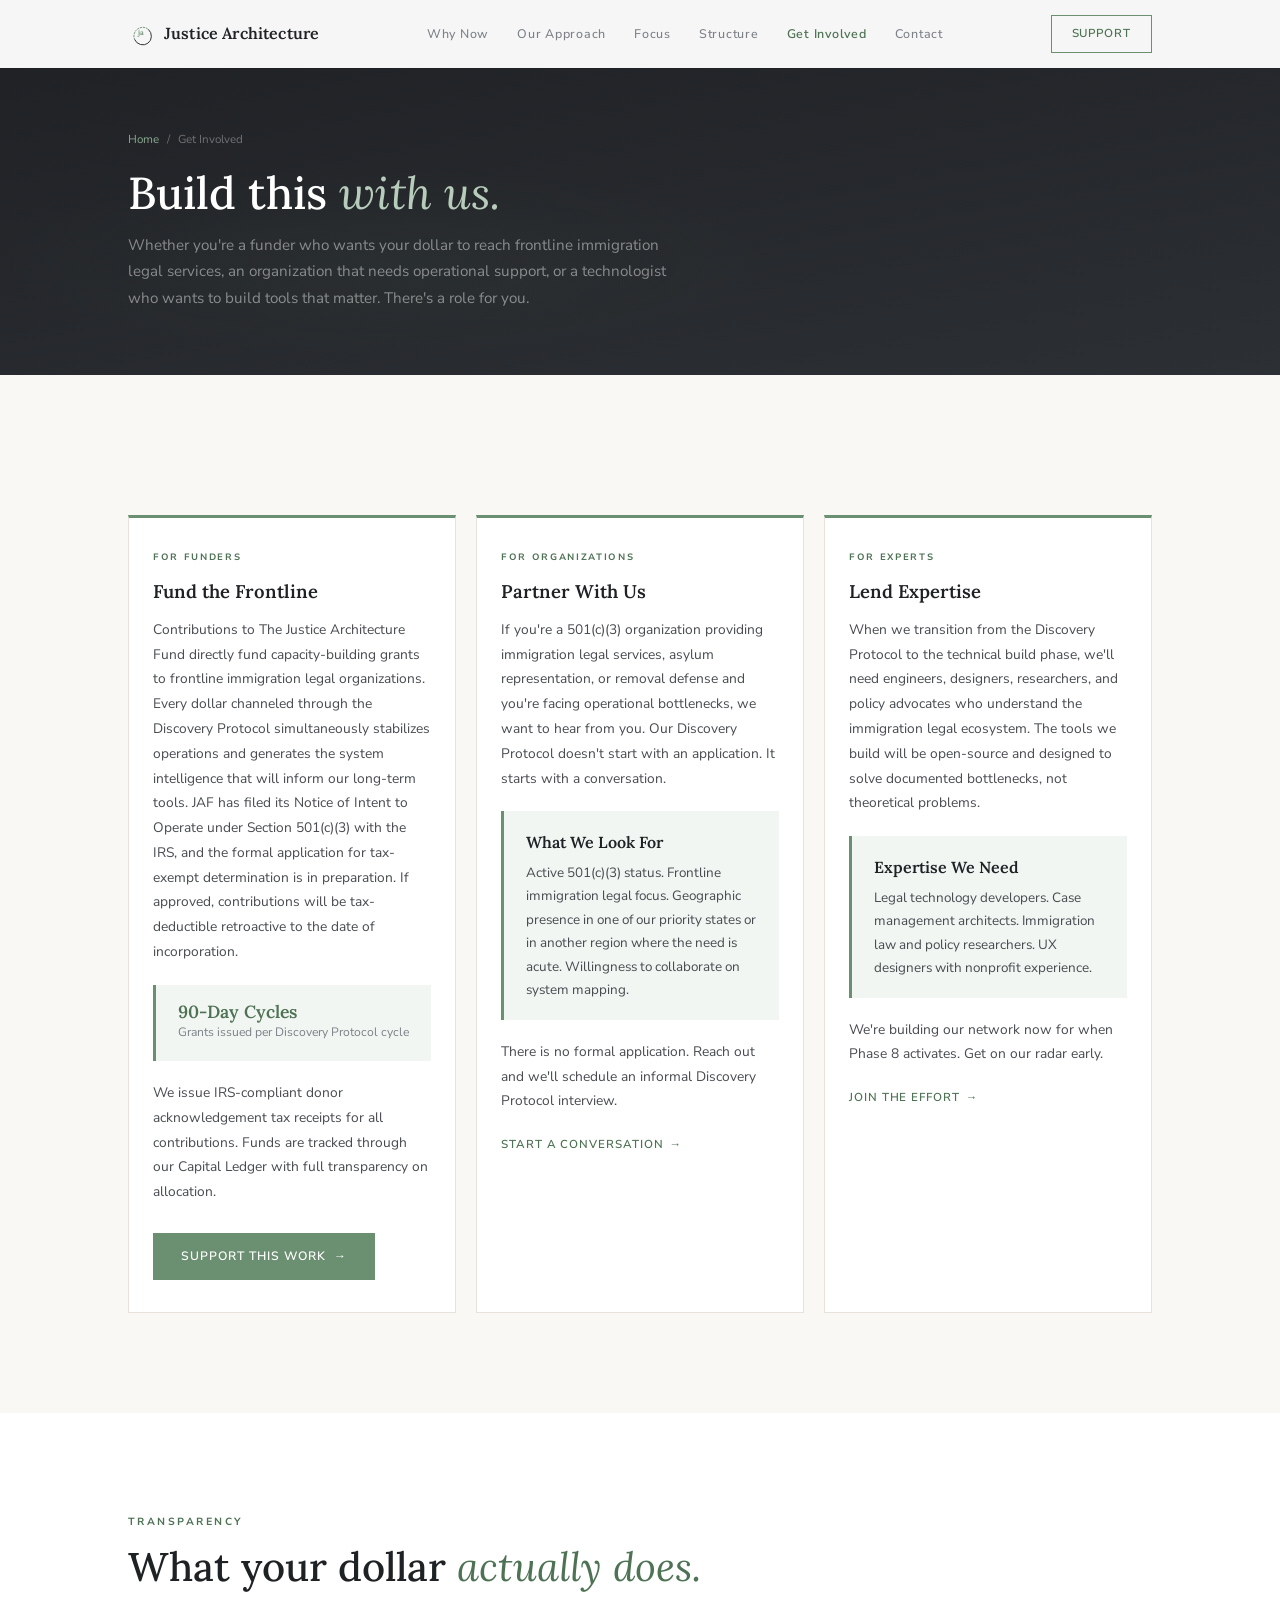
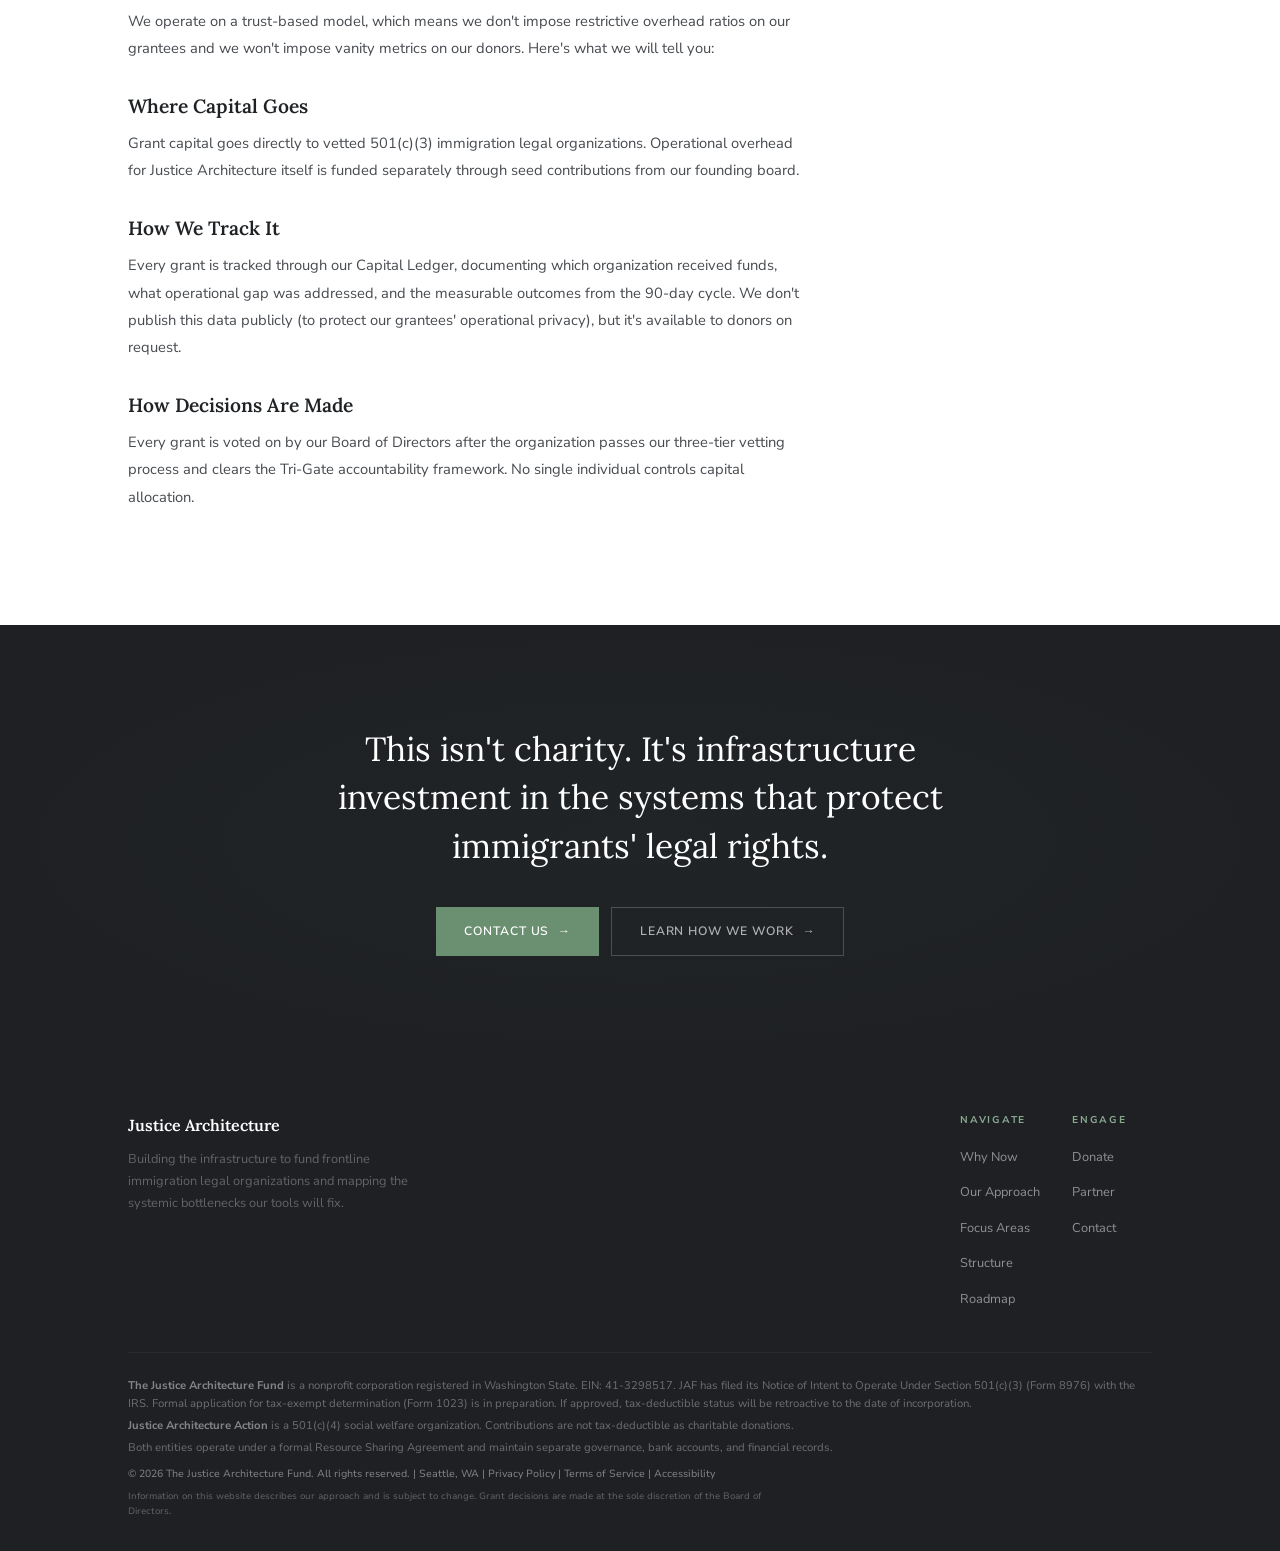
<file: involved.html>
<!DOCTYPE html>
<html lang="en" class="no-js">
<head>
<meta charset="UTF-8">
<meta name="viewport" content="width=device-width, initial-scale=1.0">
<title>Support Frontline Immigration Legal Services | Justice Architecture</title>
<meta name="description" content="Fund frontline immigration legal services, partner as a grantee organization, or contribute expertise to Justice Architecture.">
<meta property="og:title" content="Get Involved | Justice Architecture">
<meta property="og:description" content="Fund frontline immigration legal services, partner as a grantee organization, or contribute expertise to Justice Architecture.">
<meta property="og:type" content="website">
<meta property="og:url" content="https://justicearchitecture.org/involved">
<meta property="og:site_name" content="Justice Architecture">
<meta property="og:image" content="https://justicearchitecture.org/og-image.png">
<meta property="og:image:width" content="1200">
<meta property="og:image:height" content="630">
<meta name="twitter:card" content="summary_large_image">
<meta name="twitter:title" content="Get Involved | Justice Architecture">
<meta name="twitter:description" content="Fund frontline immigration legal services, partner as a grantee organization, or contribute expertise to Justice Architecture.">
<meta name="twitter:image" content="https://justicearchitecture.org/og-image.png">
<link rel="canonical" href="https://justicearchitecture.org/involved">
<link rel="icon" href="data:image/svg+xml,<svg xmlns='http://www.w3.org/2000/svg' viewBox='0 0 80 80'><path d='M63.39 26.5A27 27 0 1 1 20.61 57.5' stroke='%232C2F33' stroke-width='3' fill='none' stroke-linecap='round'/><path d='M20.61 57.5A27 27 0 0 1 63.39 26.5' stroke='%236B8F71' stroke-width='3' fill='none' stroke-linecap='round' stroke-dasharray='4 5'/><text x='40' y='43' font-family='Georgia,serif' font-size='22' font-weight='600' fill='%236B8F71' text-anchor='middle'>ja</text></svg>">
<link rel="preconnect" href="https://fonts.googleapis.com">
<link rel="preconnect" href="https://fonts.gstatic.com" crossorigin>
<link href="https://fonts.googleapis.com/css2?family=Lora:ital,wght@0,400;0,500;0,600;0,700;1,400;1,500;1,600&family=Nunito+Sans:ital,opsz,wght@0,6..12,300;0,6..12,400;0,6..12,500;0,6..12,600;0,6..12,700;1,6..12,400&display=swap" rel="stylesheet">
<link rel="stylesheet" href="styles.css">
<script>document.documentElement.classList.remove('no-js')</script>
<!-- Google Analytics 4 -- uncomment and replace G-XXXXXXXXXX when ready
<script async src="https://www.googletagmanager.com/gtag/js?id=G-XXXXXXXXXX"></script>
<script>window.dataLayer=window.dataLayer||[];function gtag(){dataLayer.push(arguments);}gtag('js',new Date());gtag('config','G-XXXXXXXXXX');</script>
-->
</head>
<body>
<a href="#main-content" class="skip-link">Skip to content</a>

<!-- NAV -->
<nav class="nav nav--filled" id="nav" aria-label="Main navigation">
  <div class="nav__in">
    <a href="/" class="nav__logo">
      <svg class="nav__logo-mark" width="26" height="26" viewBox="0 0 80 80" fill="none" role="img" aria-label="Justice Architecture logo">
        <path d="M63.39 26.5A27 27 0 1 1 20.61 57.5" stroke="#2C2F33" stroke-width="3" fill="none" stroke-linecap="round"/>
        <path d="M20.61 57.5A27 27 0 0 1 63.39 26.5" stroke="#6B8F71" stroke-width="3" fill="none" stroke-linecap="round" stroke-dasharray="4 5"/>
        <text x="40" y="43" font-family="Lora, Georgia, serif" font-size="22" font-weight="600" fill="#6B8F71" text-anchor="middle" letter-spacing="-0.5">ja</text>
      </svg>
      <span class="nav__logo-name">Justice Architecture</span>
    </a>
    <ul class="nav__menu">
      <li><a href="/about" class="nav__item">Why Now</a></li>
      <li><a href="/approach" class="nav__item">Our Approach</a></li>
      <li><a href="/focus" class="nav__item">Focus</a></li>
      <li><a href="/structure" class="nav__item">Structure</a></li>
      <li><a href="/involved" class="nav__item nav__item--active">Get Involved</a></li>
      <li><a href="/contact" class="nav__item">Contact</a></li>
    </ul>
    <a href="/involved" class="nav__btn">Support</a>
    <button class="nav__hamburger" id="hamburger" aria-label="Menu"><span></span><span></span><span></span></button>
  </div>
</nav>
<div class="nav__mobile" id="mobileNav" aria-hidden="true">
  <a href="/about">Why Now</a><a href="/approach">Our Approach</a>
  <a href="/focus">Focus</a><a href="/structure">Structure</a>
  <a href="/involved">Get Involved</a><a href="/contact" style="color:var(--sage-light)">Contact</a>
</div>

<main id="main-content">
<!-- HERO MINI -->
<section class="hero-mini">
  <div class="hero-mini__bg"></div>
  <div class="wrap hero-mini__content">
    <div class="hero-mini__breadcrumb"><a href="/">Home</a><span>/</span>Get Involved</div>
    <h1 class="hero-mini__title">Build this <em>with us.</em></h1>
    <p class="hero-mini__sub">Whether you're a funder who wants your dollar to reach frontline immigration legal services, an organization that needs operational support, or a technologist who wants to build tools that matter. There's a role for you.</p>
  </div>
</section>

<!-- THREE PATHWAYS -->
<section class="sec sec--cream">
  <div class="wrap">
    <div class="involved__grid">
      <div class="involved__card r" style="border-top:3px solid var(--sage)">
        <div class="involved__card-tag">For Funders</div>
        <div class="involved__card-title">Fund the Frontline</div>
        <p class="involved__card-text">Contributions to The Justice Architecture Fund directly fund capacity-building grants to frontline immigration legal organizations. Every dollar channeled through the Discovery Protocol simultaneously stabilizes operations and generates the system intelligence that will inform our long-term tools. JAF has filed its Notice of Intent to Operate under Section 501(c)(3) with the IRS, and the formal application for tax-exempt determination is in preparation. If approved, contributions will be tax-deductible retroactive to the date of incorporation.</p>
        <div class="callout" style="margin:20px 0">
          <div class="callout__num" style="font-size:1.1rem;font-weight:600">90-Day Cycles</div>
          <div class="callout__label">Grants issued per Discovery Protocol cycle</div>
        </div>
        <p class="involved__card-text" style="margin-bottom:16px">We issue IRS-compliant donor acknowledgement tax receipts for all contributions. Funds are tracked through our Capital Ledger with full transparency on allocation.</p>
        <!-- TODO: Replace /contact with Stripe donation link when ready -->
        <a href="/contact" class="btn btn--sage" style="margin-top:12px">Support This Work <span class="arrow">→</span></a>
      </div>
      <div class="involved__card r" style="border-top:3px solid var(--sage)">
        <div class="involved__card-tag">For Organizations</div>
        <div class="involved__card-title">Partner With Us</div>
        <p class="involved__card-text">If you're a 501(c)(3) organization providing immigration legal services, asylum representation, or removal defense and you're facing operational bottlenecks, we want to hear from you. Our Discovery Protocol doesn't start with an application. It starts with a conversation.</p>
        <div class="callout" style="margin:20px 0">
          <div class="callout__title">What We Look For</div>
          <div class="callout__text">Active 501(c)(3) status. Frontline immigration legal focus. Geographic presence in one of our priority states or in another region where the need is acute. Willingness to collaborate on system mapping.</div>
        </div>
        <p class="involved__card-text" style="margin-bottom:16px">There is no formal application. Reach out and we'll schedule an informal Discovery Protocol interview.</p>
        <a href="/contact" class="involved__card-link">Start a Conversation <span>→</span></a>
      </div>
      <div class="involved__card r" style="border-top:3px solid var(--sage)">
        <div class="involved__card-tag">For Experts</div>
        <div class="involved__card-title">Lend Expertise</div>
        <p class="involved__card-text">When we transition from the Discovery Protocol to the technical build phase, we'll need engineers, designers, researchers, and policy advocates who understand the immigration legal ecosystem. The tools we build will be open-source and designed to solve documented bottlenecks, not theoretical problems.</p>
        <div class="callout" style="margin:20px 0">
          <div class="callout__title">Expertise We Need</div>
          <div class="callout__text">Legal technology developers. Case management architects. Immigration law and policy researchers. UX designers with nonprofit experience.</div>
        </div>
        <p class="involved__card-text" style="margin-bottom:16px">We're building our network now for when Phase 8 activates. Get on our radar early.</p>
        <a href="/contact" class="involved__card-link">Join the Effort <span>→</span></a>
      </div>
    </div>
  </div>
</section>

<!-- TRANSPARENCY -->
<section class="sec sec--white">
  <div class="wrap">
    <div class="r prose" style="max-width:680px">
      <div class="tag">Transparency</div>
      <h2 class="sec-title">What your dollar <em>actually does.</em></h2>
      <p>We operate on a trust-based model, which means we don't impose restrictive overhead ratios on our grantees and we won't impose vanity metrics on our donors. Here's what we will tell you:</p>
      <h3>Where Capital Goes</h3>
      <p>Grant capital goes directly to vetted 501(c)(3) immigration legal organizations. Operational overhead for Justice Architecture itself is funded separately through seed contributions from our founding board.</p>
      <h3>How We Track It</h3>
      <p>Every grant is tracked through our Capital Ledger, documenting which organization received funds, what operational gap was addressed, and the measurable outcomes from the 90-day cycle. We don't publish this data publicly (to protect our grantees' operational privacy), but it's available to donors on request.</p>
      <h3>How Decisions Are Made</h3>
      <p>Every grant is voted on by our Board of Directors after the organization passes our three-tier vetting process and clears the Tri-Gate accountability framework. No single individual controls capital allocation.</p>
    </div>
  </div>
</section>

<!-- CTA -->
<section class="cta">
  <div class="wrap cta__inner r">
    <p class="cta__text">This isn't charity. It's infrastructure investment in the systems that protect immigrants' legal rights.</p>
    <div class="cta__btns">
      <a href="/contact" class="btn btn--sage">Contact Us <span class="arrow">→</span></a>
      <a href="/approach" class="btn btn--ghost-light">Learn How We Work <span class="arrow">→</span></a>
    </div>
  </div>
</section>

</main>

<!-- FOOTER -->
<footer class="footer">
  <div class="wrap">
    <div class="footer__top">
      <div>
        <div class="footer__brand">Justice Architecture</div>
        <p class="footer__brand-text">Building the infrastructure to fund frontline immigration legal organizations and mapping the systemic bottlenecks our tools will fix.</p>
      </div>
      <div style="display:grid;grid-template-columns:1fr 1fr;gap:32px">
        <div>
          <div class="footer__col-title">Navigate</div>
          <ul class="footer__links">
            <li><a href="/about" class="footer__link">Why Now</a></li>
            <li><a href="/approach" class="footer__link">Our Approach</a></li>
            <li><a href="/focus" class="footer__link">Focus Areas</a></li>
            <li><a href="/structure" class="footer__link">Structure</a></li>
            <li><a href="/roadmap" class="footer__link">Roadmap</a></li>
          </ul>
        </div>
        <div>
          <div class="footer__col-title">Engage</div>
          <ul class="footer__links">
            <li><a href="/involved" class="footer__link">Donate</a></li>
            <li><a href="/involved" class="footer__link">Partner</a></li>
            <li><a href="/contact" class="footer__link">Contact</a></li>
          </ul>
        </div>
      </div>
    </div>
    <div class="footer__bottom">
      <div class="footer__legal">
        <p><strong>The Justice Architecture Fund</strong> is a nonprofit corporation registered in Washington State. EIN: 41-3298517. JAF has filed its Notice of Intent to Operate Under Section 501(c)(3) (Form 8976) with the IRS. Formal application for tax-exempt determination (Form 1023) is in preparation. If approved, tax-deductible status will be retroactive to the date of incorporation.</p>
        <p><strong>Justice Architecture Action</strong> is a 501(c)(4) social welfare organization. Contributions are not tax-deductible as charitable donations.</p>
        <p>Both entities operate under a formal Resource Sharing Agreement and maintain separate governance, bank accounts, and financial records.</p>
      </div>
      <p style="font-size:0.65rem;color:rgba(255,255,255,.45);margin-top:8px">&copy; 2026 The Justice Architecture Fund. All rights reserved. | Seattle, WA | <a href="/privacy" style="color:rgba(255,255,255,.45)">Privacy Policy</a> | <a href="/terms" style="color:rgba(255,255,255,.45)">Terms of Service</a> | <a href="/accessibility" style="color:rgba(255,255,255,.45)">Accessibility</a></p>
      <p style="font-size:0.58rem;color:rgba(255,255,255,.3);margin-top:6px;line-height:1.6;max-width:640px">Information on this website describes our approach and is subject to change. Grant decisions are made at the sole discretion of the Board of Directors.</p>
    </div>
  </div>
</footer>

<script>
(function(){
  'use strict';
  const ham=document.getElementById('hamburger'),mob=document.getElementById('mobileNav');
  if(ham&&mob){
    ham.addEventListener('click',()=>{
      ham.classList.toggle('on');mob.classList.toggle('on');ham.setAttribute('aria-expanded',mob.classList.contains('on'));mob.setAttribute('aria-hidden',!mob.classList.contains('on'));
      document.body.style.overflow=mob.classList.contains('on')?'hidden':'';
    });
    mob.querySelectorAll('a').forEach(a=>a.addEventListener('click',()=>{
      ham.classList.remove('on');mob.classList.remove('on');document.body.style.overflow='';
    }));
  }
  document.querySelectorAll('a[href^="#"]').forEach(a=>{
    a.addEventListener('click',function(e){
      const href=this.getAttribute('href');if(href==='#')return;
      e.preventDefault();
      const t=document.querySelector(href);
      if(t)window.scrollTo({top:t.getBoundingClientRect().top+window.scrollY-68,behavior:'smooth'});
    });
  });
  const obs=new IntersectionObserver(es=>{
    es.forEach(e=>{if(e.isIntersecting){e.target.classList.add('v');obs.unobserve(e.target)}});
  },{threshold:0.08,rootMargin:'0px 0px -20px 0px'});
  document.querySelectorAll('.r,.rl,.rr').forEach(el=>obs.observe(el));
})();
</script>
</body>
</html>
</file>
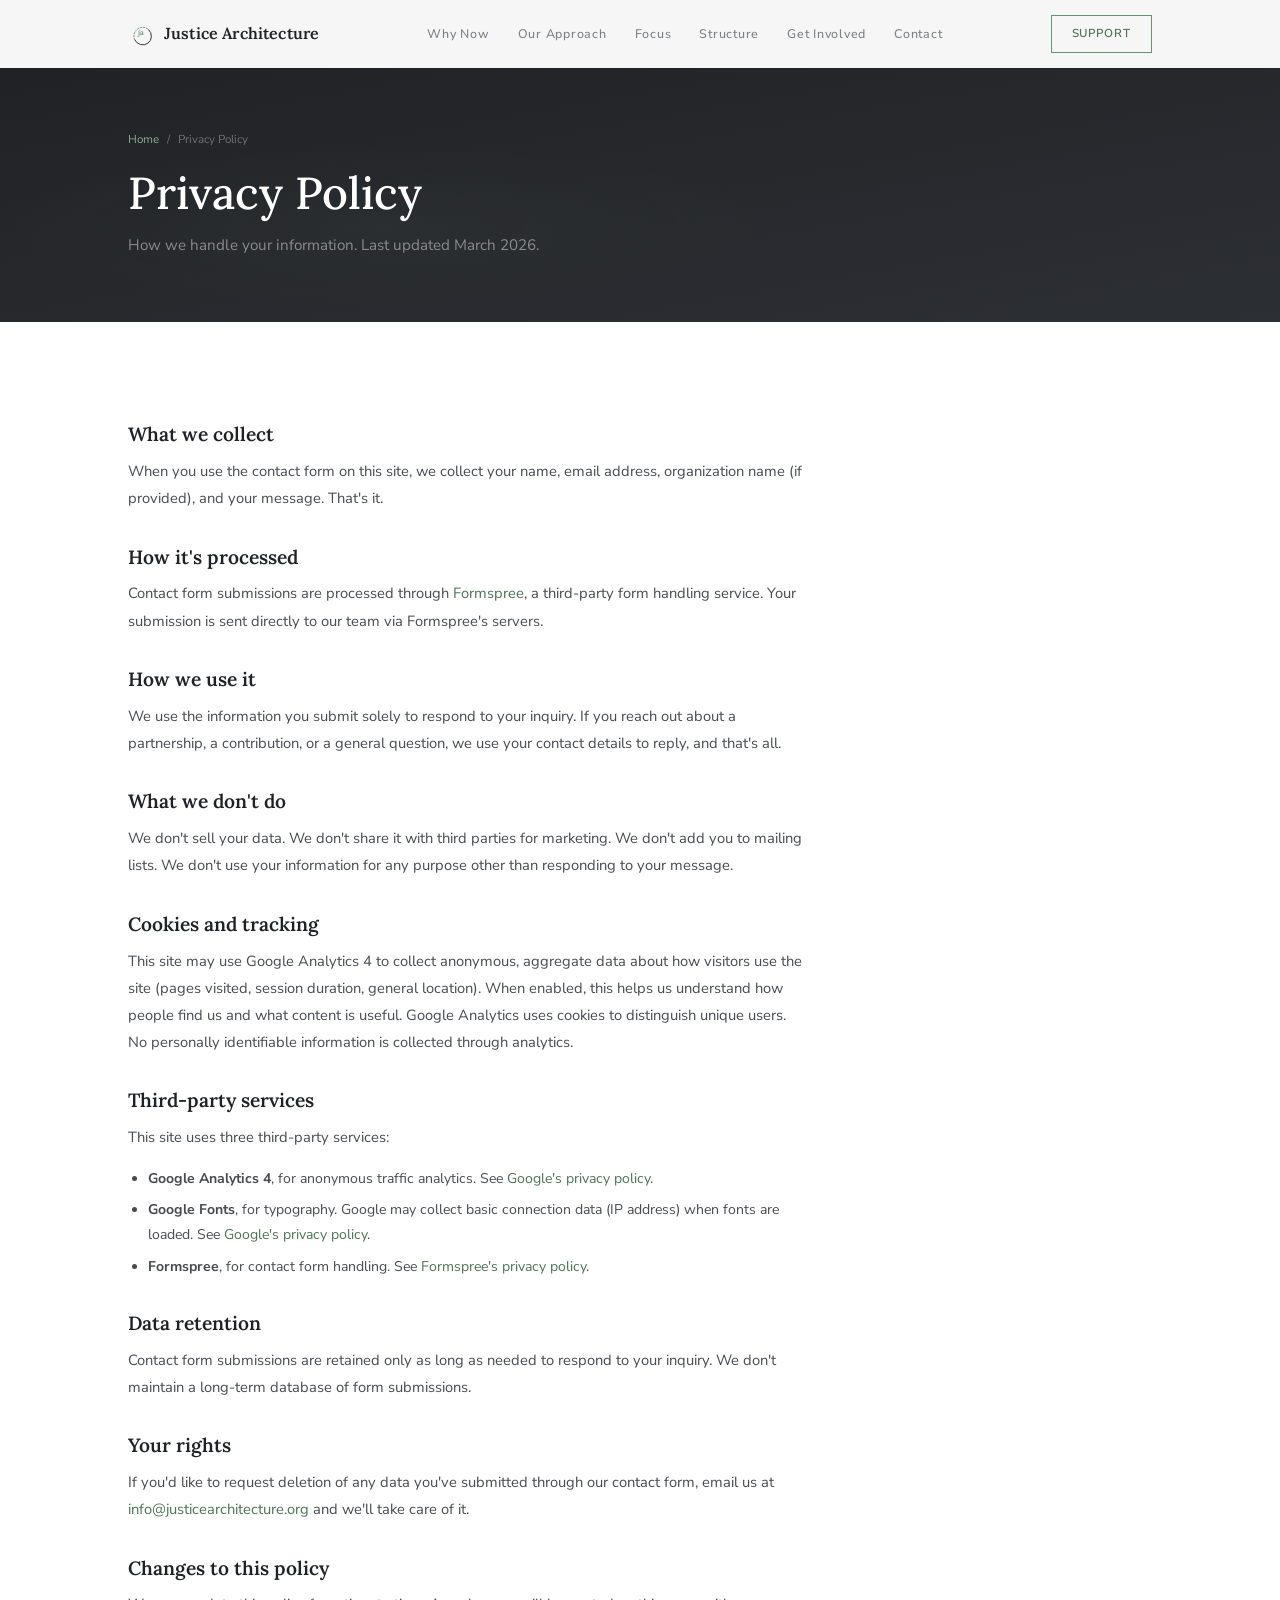
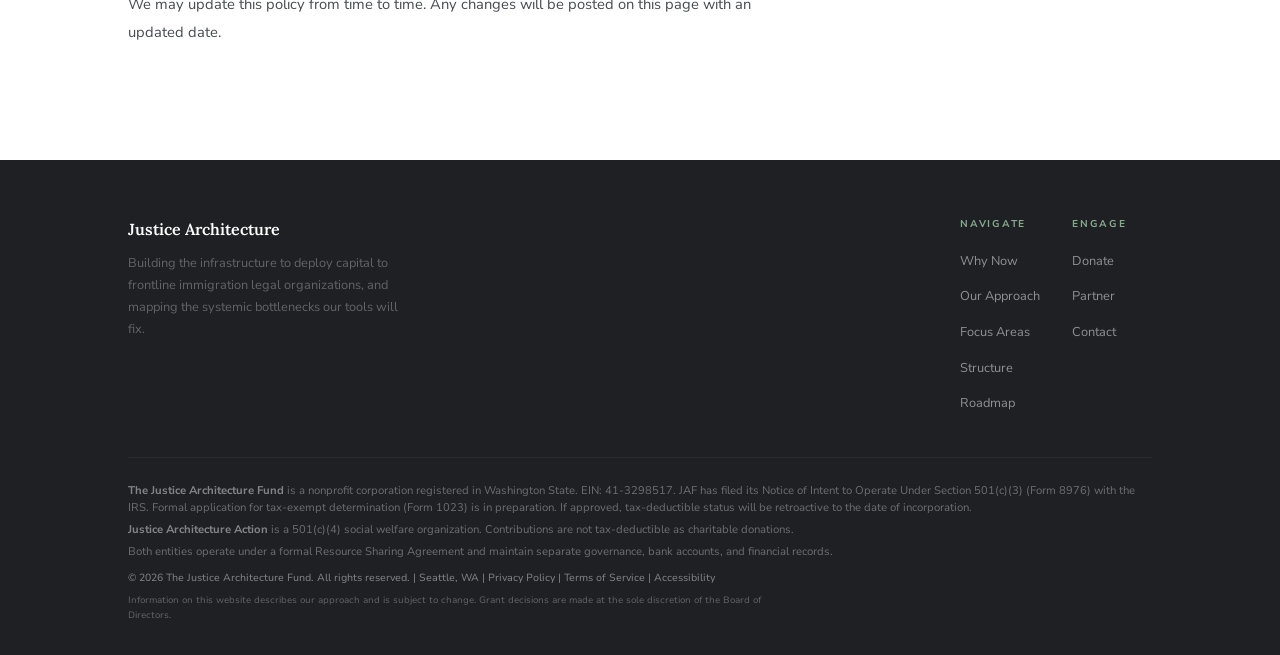
<file: privacy.html>
<!DOCTYPE html>
<html lang="en" class="no-js">
<head>
<meta charset="UTF-8">
<meta name="viewport" content="width=device-width, initial-scale=1.0">
<title>Privacy Policy | Justice Architecture</title>
<meta name="description" content="How Justice Architecture handles your data. Plain-language privacy policy covering contact form submissions and third-party services.">
<meta property="og:title" content="Privacy Policy | Justice Architecture">
<meta property="og:description" content="How Justice Architecture handles your data. Plain-language privacy policy covering contact form submissions and third-party services.">
<meta property="og:type" content="website">
<meta property="og:url" content="https://justicearchitecture.org/privacy">
<meta property="og:site_name" content="Justice Architecture">
<meta property="og:image" content="https://justicearchitecture.org/og-image.png">
<meta property="og:image:width" content="1200">
<meta property="og:image:height" content="630">
<meta name="twitter:card" content="summary_large_image">
<meta name="twitter:title" content="Privacy Policy | Justice Architecture">
<meta name="twitter:description" content="How Justice Architecture handles your data. Plain-language privacy policy covering contact form submissions and third-party services.">
<meta name="twitter:image" content="https://justicearchitecture.org/og-image.png">
<link rel="canonical" href="https://justicearchitecture.org/privacy">
<link rel="icon" href="data:image/svg+xml,<svg xmlns='http://www.w3.org/2000/svg' viewBox='0 0 80 80'><path d='M63.39 26.5A27 27 0 1 1 20.61 57.5' stroke='%232C2F33' stroke-width='3' fill='none' stroke-linecap='round'/><path d='M20.61 57.5A27 27 0 0 1 63.39 26.5' stroke='%236B8F71' stroke-width='3' fill='none' stroke-linecap='round' stroke-dasharray='4 5'/><text x='40' y='43' font-family='Georgia,serif' font-size='22' font-weight='600' fill='%236B8F71' text-anchor='middle'>ja</text></svg>">
<link rel="preconnect" href="https://fonts.googleapis.com">
<link rel="preconnect" href="https://fonts.gstatic.com" crossorigin>
<link href="https://fonts.googleapis.com/css2?family=Lora:ital,wght@0,400;0,500;0,600;0,700;1,400;1,500;1,600&family=Nunito+Sans:ital,opsz,wght@0,6..12,300;0,6..12,400;0,6..12,500;0,6..12,600;0,6..12,700;1,6..12,400&display=swap" rel="stylesheet">
<link rel="stylesheet" href="styles.css">
<script>document.documentElement.classList.remove('no-js')</script>
<!-- Google Analytics 4 -- uncomment and replace G-XXXXXXXXXX when ready
<script async src="https://www.googletagmanager.com/gtag/js?id=G-XXXXXXXXXX"></script>
<script>window.dataLayer=window.dataLayer||[];function gtag(){dataLayer.push(arguments);}gtag('js',new Date());gtag('config','G-XXXXXXXXXX');</script>
-->
</head>
<body>
<a href="#main-content" class="skip-link">Skip to content</a>

<!-- NAV -->
<nav class="nav nav--filled" id="nav" aria-label="Main navigation">
  <div class="nav__in">
    <a href="/" class="nav__logo">
      <svg class="nav__logo-mark" width="26" height="26" viewBox="0 0 80 80" fill="none" role="img" aria-label="Justice Architecture logo">
        <path d="M63.39 26.5A27 27 0 1 1 20.61 57.5" stroke="#2C2F33" stroke-width="3" fill="none" stroke-linecap="round"/>
        <path d="M20.61 57.5A27 27 0 0 1 63.39 26.5" stroke="#6B8F71" stroke-width="3" fill="none" stroke-linecap="round" stroke-dasharray="4 5"/>
        <text x="40" y="43" font-family="Lora, Georgia, serif" font-size="22" font-weight="600" fill="#6B8F71" text-anchor="middle" letter-spacing="-0.5">ja</text>
      </svg>
      <span class="nav__logo-name">Justice Architecture</span>
    </a>
    <ul class="nav__menu">
      <li><a href="/about" class="nav__item">Why Now</a></li>
      <li><a href="/approach" class="nav__item">Our Approach</a></li>
      <li><a href="/focus" class="nav__item">Focus</a></li>
      <li><a href="/structure" class="nav__item">Structure</a></li>
      <li><a href="/involved" class="nav__item">Get Involved</a></li>
      <li><a href="/contact" class="nav__item">Contact</a></li>
    </ul>
    <a href="/involved" class="nav__btn">Support</a>
    <button class="nav__hamburger" id="hamburger" aria-label="Menu"><span></span><span></span><span></span></button>
  </div>
</nav>
<div class="nav__mobile" id="mobileNav" aria-hidden="true">
  <a href="/about">Why Now</a><a href="/approach">Our Approach</a>
  <a href="/focus">Focus</a><a href="/structure">Structure</a>
  <a href="/involved">Get Involved</a><a href="/contact" style="color:var(--sage-light)">Contact</a>
</div>

<main id="main-content">
<!-- HERO MINI -->
<section class="hero-mini">
  <div class="hero-mini__bg"></div>
  <div class="wrap hero-mini__content">
    <div class="hero-mini__breadcrumb"><a href="/">Home</a><span>/</span>Privacy Policy</div>
    <h1 class="hero-mini__title">Privacy Policy</h1>
    <p class="hero-mini__sub">How we handle your information. Last updated March 2026.</p>
  </div>
</section>

<!-- PRIVACY CONTENT -->
<section class="sec sec--white">
  <div class="wrap">
    <div class="r prose" style="max-width:680px">

      <h2 class="prose-h2">What we collect</h2>
      <p>When you use the contact form on this site, we collect your name, email address, organization name (if provided), and your message. That's it.</p>

      <h2 class="prose-h2">How it's processed</h2>
      <p>Contact form submissions are processed through <a href="https://formspree.io">Formspree</a>, a third-party form handling service. Your submission is sent directly to our team via Formspree's servers.</p>

      <h2 class="prose-h2">How we use it</h2>
      <p>We use the information you submit solely to respond to your inquiry. If you reach out about a partnership, a contribution, or a general question, we use your contact details to reply, and that's all.</p>

      <h2 class="prose-h2">What we don't do</h2>
      <p>We don't sell your data. We don't share it with third parties for marketing. We don't add you to mailing lists. We don't use your information for any purpose other than responding to your message.</p>

      <h2 class="prose-h2">Cookies and tracking</h2>
      <p>This site may use Google Analytics 4 to collect anonymous, aggregate data about how visitors use the site (pages visited, session duration, general location). When enabled, this helps us understand how people find us and what content is useful. Google Analytics uses cookies to distinguish unique users. No personally identifiable information is collected through analytics.</p>

      <h2 class="prose-h2">Third-party services</h2>
      <p>This site uses three third-party services:</p>
      <ul>
        <li><strong>Google Analytics 4</strong>, for anonymous traffic analytics. See <a href="https://policies.google.com/privacy">Google's privacy policy</a>.</li>
        <li><strong>Google Fonts</strong>, for typography. Google may collect basic connection data (IP address) when fonts are loaded. See <a href="https://policies.google.com/privacy">Google's privacy policy</a>.</li>
        <li><strong>Formspree</strong>, for contact form handling. See <a href="https://formspree.io/legal/privacy-policy">Formspree's privacy policy</a>.</li>
      </ul>

      <h2 class="prose-h2">Data retention</h2>
      <p>Contact form submissions are retained only as long as needed to respond to your inquiry. We don't maintain a long-term database of form submissions.</p>

      <h2 class="prose-h2">Your rights</h2>
      <p>If you'd like to request deletion of any data you've submitted through our contact form, email us at <a href="mailto:info@justicearchitecture.org">info@justicearchitecture.org</a> and we'll take care of it.</p>

      <h2 class="prose-h2">Changes to this policy</h2>
      <p>We may update this policy from time to time. Any changes will be posted on this page with an updated date.</p>

    </div>
  </div>
</section>

</main>

<!-- FOOTER -->
<footer class="footer">
  <div class="wrap">
    <div class="footer__top">
      <div>
        <div class="footer__brand">Justice Architecture</div>
        <p class="footer__brand-text">Building the infrastructure to deploy capital to frontline immigration legal organizations, and mapping the systemic bottlenecks our tools will fix.</p>
      </div>
      <div style="display:grid;grid-template-columns:1fr 1fr;gap:32px">
        <div>
          <div class="footer__col-title">Navigate</div>
          <ul class="footer__links">
            <li><a href="/about" class="footer__link">Why Now</a></li>
            <li><a href="/approach" class="footer__link">Our Approach</a></li>
            <li><a href="/focus" class="footer__link">Focus Areas</a></li>
            <li><a href="/structure" class="footer__link">Structure</a></li>
            <li><a href="/roadmap" class="footer__link">Roadmap</a></li>
          </ul>
        </div>
        <div>
          <div class="footer__col-title">Engage</div>
          <ul class="footer__links">
            <li><a href="/involved" class="footer__link">Donate</a></li>
            <li><a href="/involved" class="footer__link">Partner</a></li>
            <li><a href="/contact" class="footer__link">Contact</a></li>
          </ul>
        </div>
      </div>
    </div>
    <div class="footer__bottom">
      <div class="footer__legal">
        <p><strong>The Justice Architecture Fund</strong> is a nonprofit corporation registered in Washington State. EIN: 41-3298517. JAF has filed its Notice of Intent to Operate Under Section 501(c)(3) (Form 8976) with the IRS. Formal application for tax-exempt determination (Form 1023) is in preparation. If approved, tax-deductible status will be retroactive to the date of incorporation.</p>
        <p><strong>Justice Architecture Action</strong> is a 501(c)(4) social welfare organization. Contributions are not tax-deductible as charitable donations.</p>
        <p>Both entities operate under a formal Resource Sharing Agreement and maintain separate governance, bank accounts, and financial records.</p>
      </div>
      <p style="font-size:0.65rem;color:rgba(255,255,255,.45);margin-top:8px">&copy; 2026 The Justice Architecture Fund. All rights reserved. | Seattle, WA | <a href="/privacy" style="color:rgba(255,255,255,.45)">Privacy Policy</a> | <a href="/terms" style="color:rgba(255,255,255,.45)">Terms of Service</a> | <a href="/accessibility" style="color:rgba(255,255,255,.45)">Accessibility</a></p>
      <p style="font-size:0.58rem;color:rgba(255,255,255,.3);margin-top:6px;line-height:1.6;max-width:640px">Information on this website describes our approach and is subject to change. Grant decisions are made at the sole discretion of the Board of Directors.</p>
    </div>
  </div>
</footer>

<script>
(function(){
  'use strict';
  const ham=document.getElementById('hamburger'),mob=document.getElementById('mobileNav');
  if(ham&&mob){
    ham.addEventListener('click',()=>{
      ham.classList.toggle('on');mob.classList.toggle('on');ham.setAttribute('aria-expanded',mob.classList.contains('on'));mob.setAttribute('aria-hidden',!mob.classList.contains('on'));
      document.body.style.overflow=mob.classList.contains('on')?'hidden':'';
    });
    mob.querySelectorAll('a').forEach(a=>a.addEventListener('click',()=>{
      ham.classList.remove('on');mob.classList.remove('on');document.body.style.overflow='';
    }));
  }
  document.querySelectorAll('a[href^="#"]').forEach(a=>{
    a.addEventListener('click',function(e){
      const href=this.getAttribute('href');if(href==='#')return;
      e.preventDefault();
      const t=document.querySelector(href);
      if(t)window.scrollTo({top:t.getBoundingClientRect().top+window.scrollY-68,behavior:'smooth'});
    });
  });
  const obs=new IntersectionObserver(es=>{
    es.forEach(e=>{if(e.isIntersecting){e.target.classList.add('v');obs.unobserve(e.target)}});
  },{threshold:0.08,rootMargin:'0px 0px -20px 0px'});
  document.querySelectorAll('.r,.rl,.rr').forEach(el=>obs.observe(el));
})();
</script>
</body>
</html>
</file>
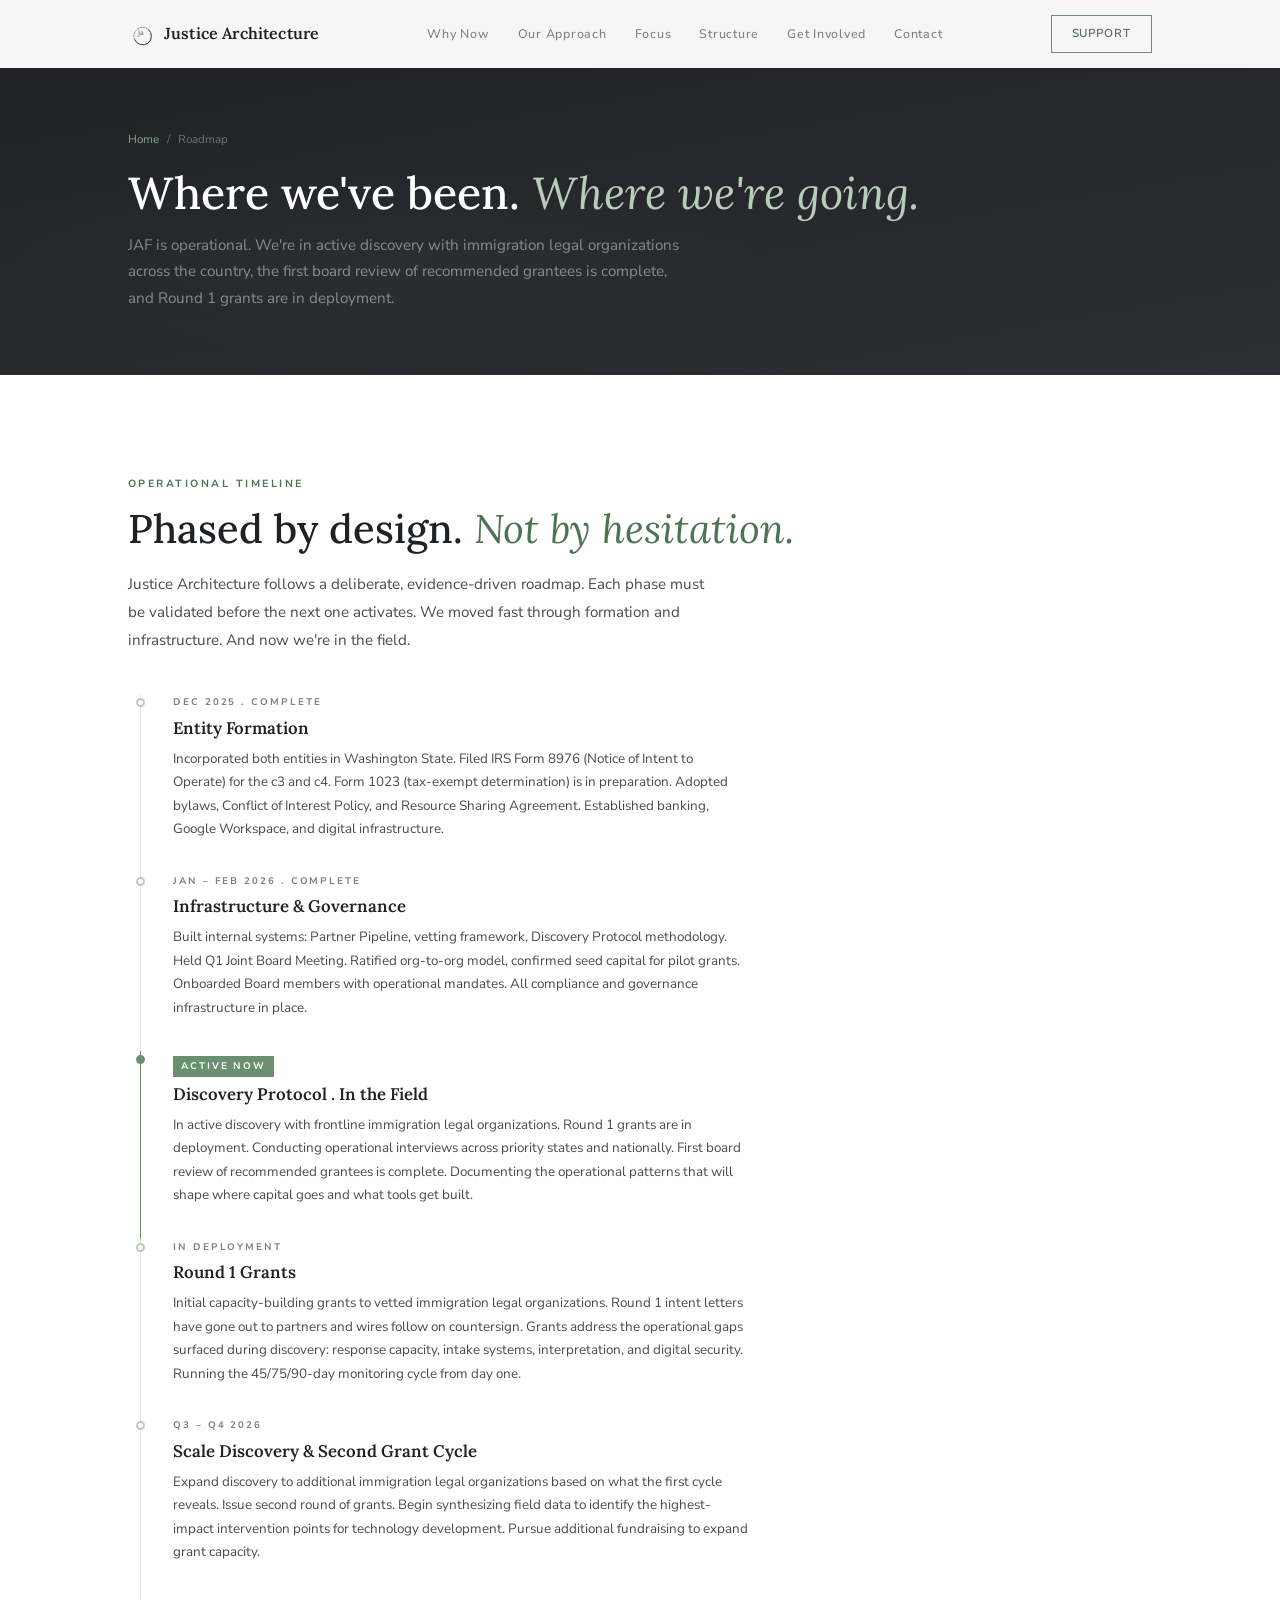
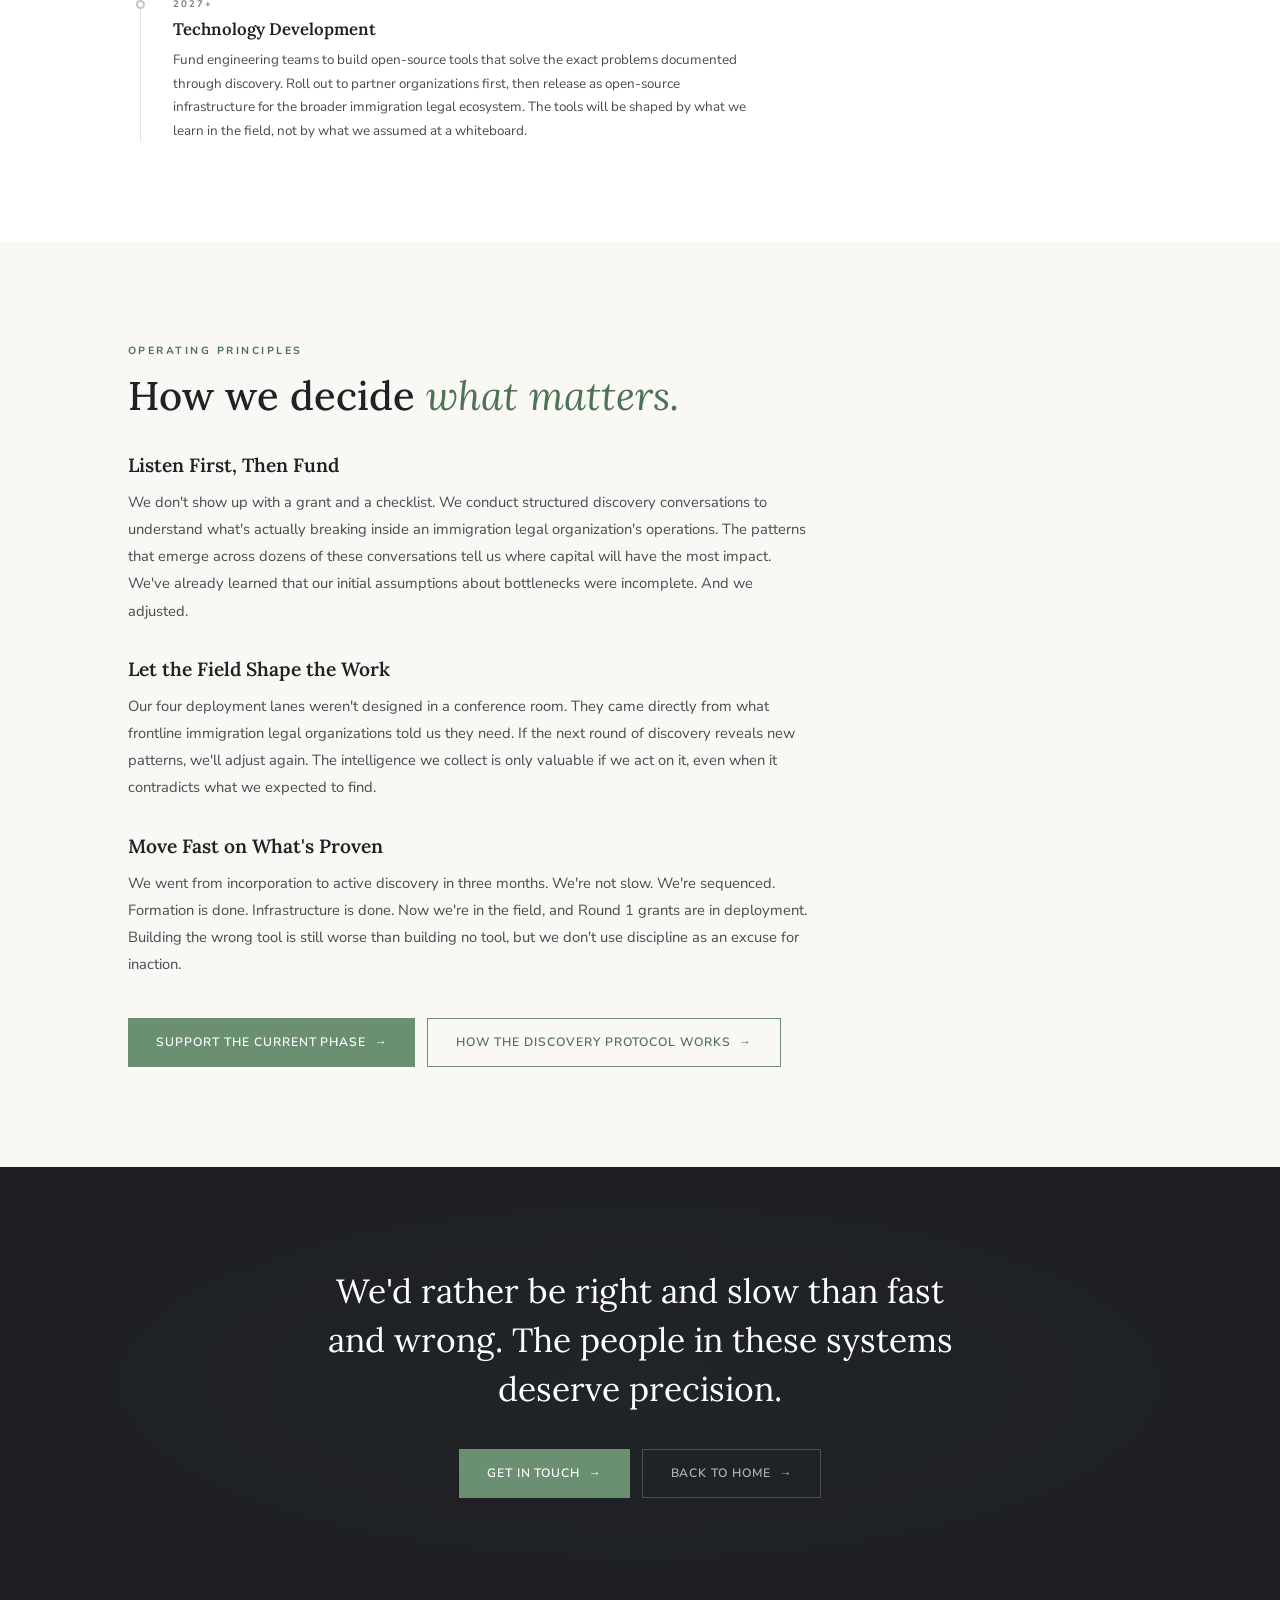
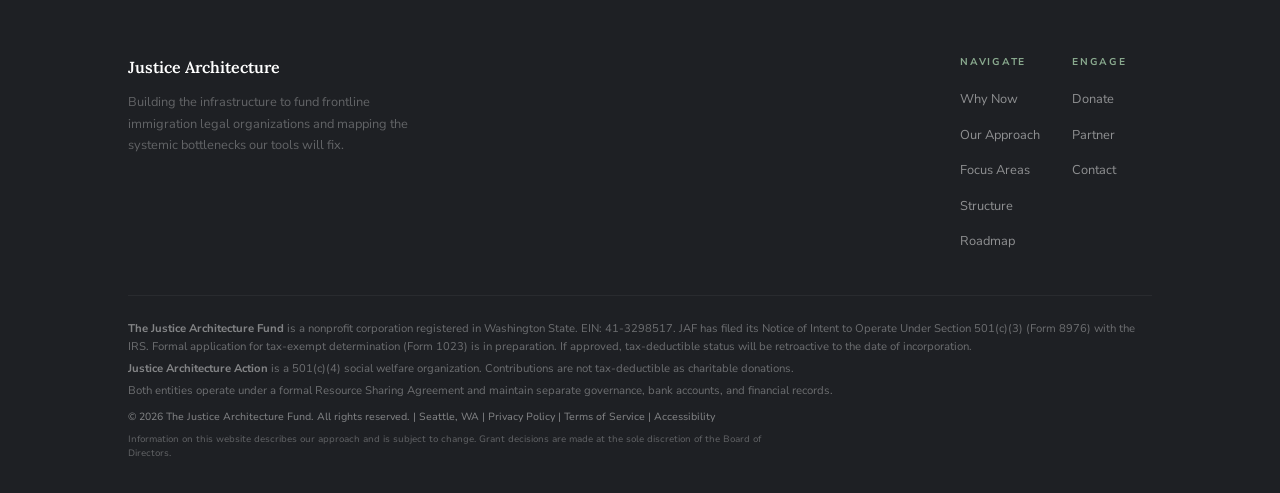
<file: roadmap.html>
<!DOCTYPE html>
<html lang="en" class="no-js">
<head>
<meta charset="UTF-8">
<meta name="viewport" content="width=device-width, initial-scale=1.0">
<title>Operational Roadmap 2025-2027 | Justice Architecture</title>
<meta name="description" content="Our operational roadmap from founding through Discovery Protocol deployment, technology development, and systemic scale.">
<meta property="og:title" content="Roadmap | Justice Architecture">
<meta property="og:description" content="Our operational roadmap from founding through Discovery Protocol deployment, technology development, and systemic scale.">
<meta property="og:type" content="website">
<meta property="og:url" content="https://justicearchitecture.org/roadmap">
<meta property="og:site_name" content="Justice Architecture">
<meta property="og:image" content="https://justicearchitecture.org/og-image.png">
<meta property="og:image:width" content="1200">
<meta property="og:image:height" content="630">
<meta name="twitter:card" content="summary_large_image">
<meta name="twitter:title" content="Roadmap | Justice Architecture">
<meta name="twitter:description" content="Our operational roadmap from founding through Discovery Protocol deployment, technology development, and systemic scale.">
<meta name="twitter:image" content="https://justicearchitecture.org/og-image.png">
<link rel="canonical" href="https://justicearchitecture.org/roadmap">
<link rel="icon" href="data:image/svg+xml,<svg xmlns='http://www.w3.org/2000/svg' viewBox='0 0 80 80'><path d='M63.39 26.5A27 27 0 1 1 20.61 57.5' stroke='%232C2F33' stroke-width='3' fill='none' stroke-linecap='round'/><path d='M20.61 57.5A27 27 0 0 1 63.39 26.5' stroke='%236B8F71' stroke-width='3' fill='none' stroke-linecap='round' stroke-dasharray='4 5'/><text x='40' y='43' font-family='Georgia,serif' font-size='22' font-weight='600' fill='%236B8F71' text-anchor='middle'>ja</text></svg>">
<link rel="preconnect" href="https://fonts.googleapis.com">
<link rel="preconnect" href="https://fonts.gstatic.com" crossorigin>
<link href="https://fonts.googleapis.com/css2?family=Lora:ital,wght@0,400;0,500;0,600;0,700;1,400;1,500;1,600&family=Nunito+Sans:ital,opsz,wght@0,6..12,300;0,6..12,400;0,6..12,500;0,6..12,600;0,6..12,700;1,6..12,400&display=swap" rel="stylesheet">
<link rel="stylesheet" href="styles.css">
<script>document.documentElement.classList.remove('no-js')</script>
<!-- Google Analytics 4 -- uncomment and replace G-XXXXXXXXXX when ready
<script async src="https://www.googletagmanager.com/gtag/js?id=G-XXXXXXXXXX"></script>
<script>window.dataLayer=window.dataLayer||[];function gtag(){dataLayer.push(arguments);}gtag('js',new Date());gtag('config','G-XXXXXXXXXX');</script>
-->
</head>
<body>
<a href="#main-content" class="skip-link">Skip to content</a>

<!-- NAV -->
<nav class="nav nav--filled" id="nav" aria-label="Main navigation">
  <div class="nav__in">
    <a href="/" class="nav__logo">
      <svg class="nav__logo-mark" width="26" height="26" viewBox="0 0 80 80" fill="none" role="img" aria-label="Justice Architecture logo">
        <path d="M63.39 26.5A27 27 0 1 1 20.61 57.5" stroke="#2C2F33" stroke-width="3" fill="none" stroke-linecap="round"/>
        <path d="M20.61 57.5A27 27 0 0 1 63.39 26.5" stroke="#6B8F71" stroke-width="3" fill="none" stroke-linecap="round" stroke-dasharray="4 5"/>
        <text x="40" y="43" font-family="Lora, Georgia, serif" font-size="22" font-weight="600" fill="#6B8F71" text-anchor="middle" letter-spacing="-0.5">ja</text>
      </svg>
      <span class="nav__logo-name">Justice Architecture</span>
    </a>
    <ul class="nav__menu">
      <li><a href="/about" class="nav__item">Why Now</a></li>
      <li><a href="/approach" class="nav__item">Our Approach</a></li>
      <li><a href="/focus" class="nav__item">Focus</a></li>
      <li><a href="/structure" class="nav__item">Structure</a></li>
      <li><a href="/involved" class="nav__item">Get Involved</a></li>
      <li><a href="/contact" class="nav__item">Contact</a></li>
    </ul>
    <a href="/involved" class="nav__btn">Support</a>
    <button class="nav__hamburger" id="hamburger" aria-label="Menu"><span></span><span></span><span></span></button>
  </div>
</nav>
<div class="nav__mobile" id="mobileNav" aria-hidden="true">
  <a href="/about">Why Now</a><a href="/approach">Our Approach</a>
  <a href="/focus">Focus</a><a href="/structure">Structure</a>
  <a href="/involved">Get Involved</a><a href="/contact" style="color:var(--sage-light)">Contact</a>
</div>

<main id="main-content">
<!-- HERO MINI -->
<section class="hero-mini">
  <div class="hero-mini__bg"></div>
  <div class="wrap hero-mini__content">
    <div class="hero-mini__breadcrumb"><a href="/">Home</a><span>/</span>Roadmap</div>
    <h1 class="hero-mini__title">Where we've been. <em>Where we're going.</em></h1>
    <p class="hero-mini__sub">JAF is operational. We're in active discovery with immigration legal organizations across the country, the first board review of recommended grantees is complete, and Round 1 grants are in deployment.</p>
  </div>
</section>

<!-- TIMELINE -->
<section class="sec sec--white">
  <div class="wrap">
    <div class="r" style="max-width:680px">
      <div class="tag">Operational Timeline</div>
      <h2 class="sec-title">Phased by design. <em>Not by hesitation.</em></h2>
      <p class="sec-body">Justice Architecture follows a deliberate, evidence-driven roadmap. Each phase must be validated before the next one activates. We moved fast through formation and infrastructure. And now we're in the field.</p>
    </div>

    <div class="roadmap__track r">

      <div class="roadmap__node">
        <div class="roadmap__node-tag">Dec 2025 . Complete</div>
        <div class="roadmap__node-title">Entity Formation</div>
        <p class="roadmap__node-text">Incorporated both entities in Washington State. Filed IRS Form 8976 (Notice of Intent to Operate) for the c3 and c4. Form 1023 (tax-exempt determination) is in preparation. Adopted bylaws, Conflict of Interest Policy, and Resource Sharing Agreement. Established banking, Google Workspace, and digital infrastructure.</p>
      </div>

      <div class="roadmap__node">
        <div class="roadmap__node-tag">Jan – Feb 2026 . Complete</div>
        <div class="roadmap__node-title">Infrastructure &amp; Governance</div>
        <p class="roadmap__node-text">Built internal systems: Partner Pipeline, vetting framework, Discovery Protocol methodology. Held Q1 Joint Board Meeting. Ratified org-to-org model, confirmed seed capital for pilot grants. Onboarded Board members with operational mandates. All compliance and governance infrastructure in place.</p>
      </div>

      <div class="roadmap__node roadmap__node--now">
        <div class="roadmap__node-tag">Active Now</div>
        <div class="roadmap__node-title">Discovery Protocol . In the Field</div>
        <p class="roadmap__node-text">In active discovery with frontline immigration legal organizations. Round 1 grants are in deployment. Conducting operational interviews across priority states and nationally. First board review of recommended grantees is complete. Documenting the operational patterns that will shape where capital goes and what tools get built.</p>
      </div>

      <div class="roadmap__node">
        <div class="roadmap__node-tag">In Deployment</div>
        <div class="roadmap__node-title">Round 1 Grants</div>
        <p class="roadmap__node-text">Initial capacity-building grants to vetted immigration legal organizations. Round 1 intent letters have gone out to partners and wires follow on countersign. Grants address the operational gaps surfaced during discovery: response capacity, intake systems, interpretation, and digital security. Running the 45/75/90-day monitoring cycle from day one.</p>
      </div>

      <div class="roadmap__node">
        <div class="roadmap__node-tag">Q3 – Q4 2026</div>
        <div class="roadmap__node-title">Scale Discovery &amp; Second Grant Cycle</div>
        <p class="roadmap__node-text">Expand discovery to additional immigration legal organizations based on what the first cycle reveals. Issue second round of grants. Begin synthesizing field data to identify the highest-impact intervention points for technology development. Pursue additional fundraising to expand grant capacity.</p>
      </div>

      <div class="roadmap__node">
        <div class="roadmap__node-tag">2027+</div>
        <div class="roadmap__node-title">Technology Development</div>
        <p class="roadmap__node-text">Fund engineering teams to build open-source tools that solve the exact problems documented through discovery. Roll out to partner organizations first, then release as open-source infrastructure for the broader immigration legal ecosystem. The tools will be shaped by what we learn in the field, not by what we assumed at a whiteboard.</p>
      </div>

    </div>
  </div>
</section>

<!-- OPERATING PRINCIPLES -->
<section class="sec sec--cream">
  <div class="wrap">
    <div class="r prose" style="max-width:680px">
      <div class="tag">Operating Principles</div>
      <h2 class="sec-title">How we decide <em>what matters.</em></h2>

      <h3>Listen First, Then Fund</h3>
      <p>We don't show up with a grant and a checklist. We conduct structured discovery conversations to understand what's actually breaking inside an immigration legal organization's operations. The patterns that emerge across dozens of these conversations tell us where capital will have the most impact. We've already learned that our initial assumptions about bottlenecks were incomplete. And we adjusted.</p>

      <h3>Let the Field Shape the Work</h3>
      <p>Our four deployment lanes weren't designed in a conference room. They came directly from what frontline immigration legal organizations told us they need. If the next round of discovery reveals new patterns, we'll adjust again. The intelligence we collect is only valuable if we act on it, even when it contradicts what we expected to find.</p>

      <h3>Move Fast on What's Proven</h3>
      <p>We went from incorporation to active discovery in three months. We're not slow. We're sequenced. Formation is done. Infrastructure is done. Now we're in the field, and Round 1 grants are in deployment. Building the wrong tool is still worse than building no tool, but we don't use discipline as an excuse for inaction.</p>
    </div>
    <div style="margin-top:40px;display:flex;gap:12px;flex-wrap:wrap" class="r">
      <a href="/involved" class="btn btn--sage">Support the Current Phase <span class="arrow">→</span></a>
      <a href="/approach" class="btn btn--ghost-dark">How the Discovery Protocol Works <span class="arrow">→</span></a>
    </div>
  </div>
</section>

<!-- CTA -->
<section class="cta">
  <div class="wrap cta__inner r">
    <p class="cta__text">We'd rather be right and slow than fast and wrong. The people in these systems deserve precision.</p>
    <div class="cta__btns">
      <a href="/contact" class="btn btn--sage">Get in Touch <span class="arrow">→</span></a>
      <a href="/" class="btn btn--ghost-light">Back to Home <span class="arrow">→</span></a>
    </div>
  </div>
</section>

</main>

<!-- FOOTER -->
<footer class="footer">
  <div class="wrap">
    <div class="footer__top">
      <div>
        <div class="footer__brand">Justice Architecture</div>
        <p class="footer__brand-text">Building the infrastructure to fund frontline immigration legal organizations and mapping the systemic bottlenecks our tools will fix.</p>
      </div>
      <div style="display:grid;grid-template-columns:1fr 1fr;gap:32px">
        <div>
          <div class="footer__col-title">Navigate</div>
          <ul class="footer__links">
            <li><a href="/about" class="footer__link">Why Now</a></li>
            <li><a href="/approach" class="footer__link">Our Approach</a></li>
            <li><a href="/focus" class="footer__link">Focus Areas</a></li>
            <li><a href="/structure" class="footer__link">Structure</a></li>
            <li><a href="/roadmap" class="footer__link">Roadmap</a></li>
          </ul>
        </div>
        <div>
          <div class="footer__col-title">Engage</div>
          <ul class="footer__links">
            <li><a href="/involved" class="footer__link">Donate</a></li>
            <li><a href="/involved" class="footer__link">Partner</a></li>
            <li><a href="/contact" class="footer__link">Contact</a></li>
          </ul>
        </div>
      </div>
    </div>
    <div class="footer__bottom">
      <div class="footer__legal">
        <p><strong>The Justice Architecture Fund</strong> is a nonprofit corporation registered in Washington State. EIN: 41-3298517. JAF has filed its Notice of Intent to Operate Under Section 501(c)(3) (Form 8976) with the IRS. Formal application for tax-exempt determination (Form 1023) is in preparation. If approved, tax-deductible status will be retroactive to the date of incorporation.</p>
        <p><strong>Justice Architecture Action</strong> is a 501(c)(4) social welfare organization. Contributions are not tax-deductible as charitable donations.</p>
        <p>Both entities operate under a formal Resource Sharing Agreement and maintain separate governance, bank accounts, and financial records.</p>
      </div>
      <p style="font-size:0.65rem;color:rgba(255,255,255,.45);margin-top:8px">&copy; 2026 The Justice Architecture Fund. All rights reserved. | Seattle, WA | <a href="/privacy" style="color:rgba(255,255,255,.45)">Privacy Policy</a> | <a href="/terms" style="color:rgba(255,255,255,.45)">Terms of Service</a> | <a href="/accessibility" style="color:rgba(255,255,255,.45)">Accessibility</a></p>
      <p style="font-size:0.58rem;color:rgba(255,255,255,.3);margin-top:6px;line-height:1.6;max-width:640px">Information on this website describes our approach and is subject to change. Grant decisions are made at the sole discretion of the Board of Directors.</p>
    </div>
  </div>
</footer>

<script>
(function(){
  'use strict';
  const ham=document.getElementById('hamburger'),mob=document.getElementById('mobileNav');
  if(ham&&mob){
    ham.addEventListener('click',()=>{
      ham.classList.toggle('on');mob.classList.toggle('on');ham.setAttribute('aria-expanded',mob.classList.contains('on'));mob.setAttribute('aria-hidden',!mob.classList.contains('on'));
      document.body.style.overflow=mob.classList.contains('on')?'hidden':'';
    });
    mob.querySelectorAll('a').forEach(a=>a.addEventListener('click',()=>{
      ham.classList.remove('on');mob.classList.remove('on');document.body.style.overflow='';
    }));
  }
  document.querySelectorAll('a[href^="#"]').forEach(a=>{
    a.addEventListener('click',function(e){
      const href=this.getAttribute('href');if(href==='#')return;
      e.preventDefault();
      const t=document.querySelector(href);
      if(t)window.scrollTo({top:t.getBoundingClientRect().top+window.scrollY-68,behavior:'smooth'});
    });
  });
  const obs=new IntersectionObserver(es=>{
    es.forEach(e=>{if(e.isIntersecting){e.target.classList.add('v');obs.unobserve(e.target)}});
  },{threshold:0.08,rootMargin:'0px 0px -20px 0px'});
  document.querySelectorAll('.r,.rl,.rr').forEach(el=>obs.observe(el));
})();
</script>
</body>
</html>
</file>
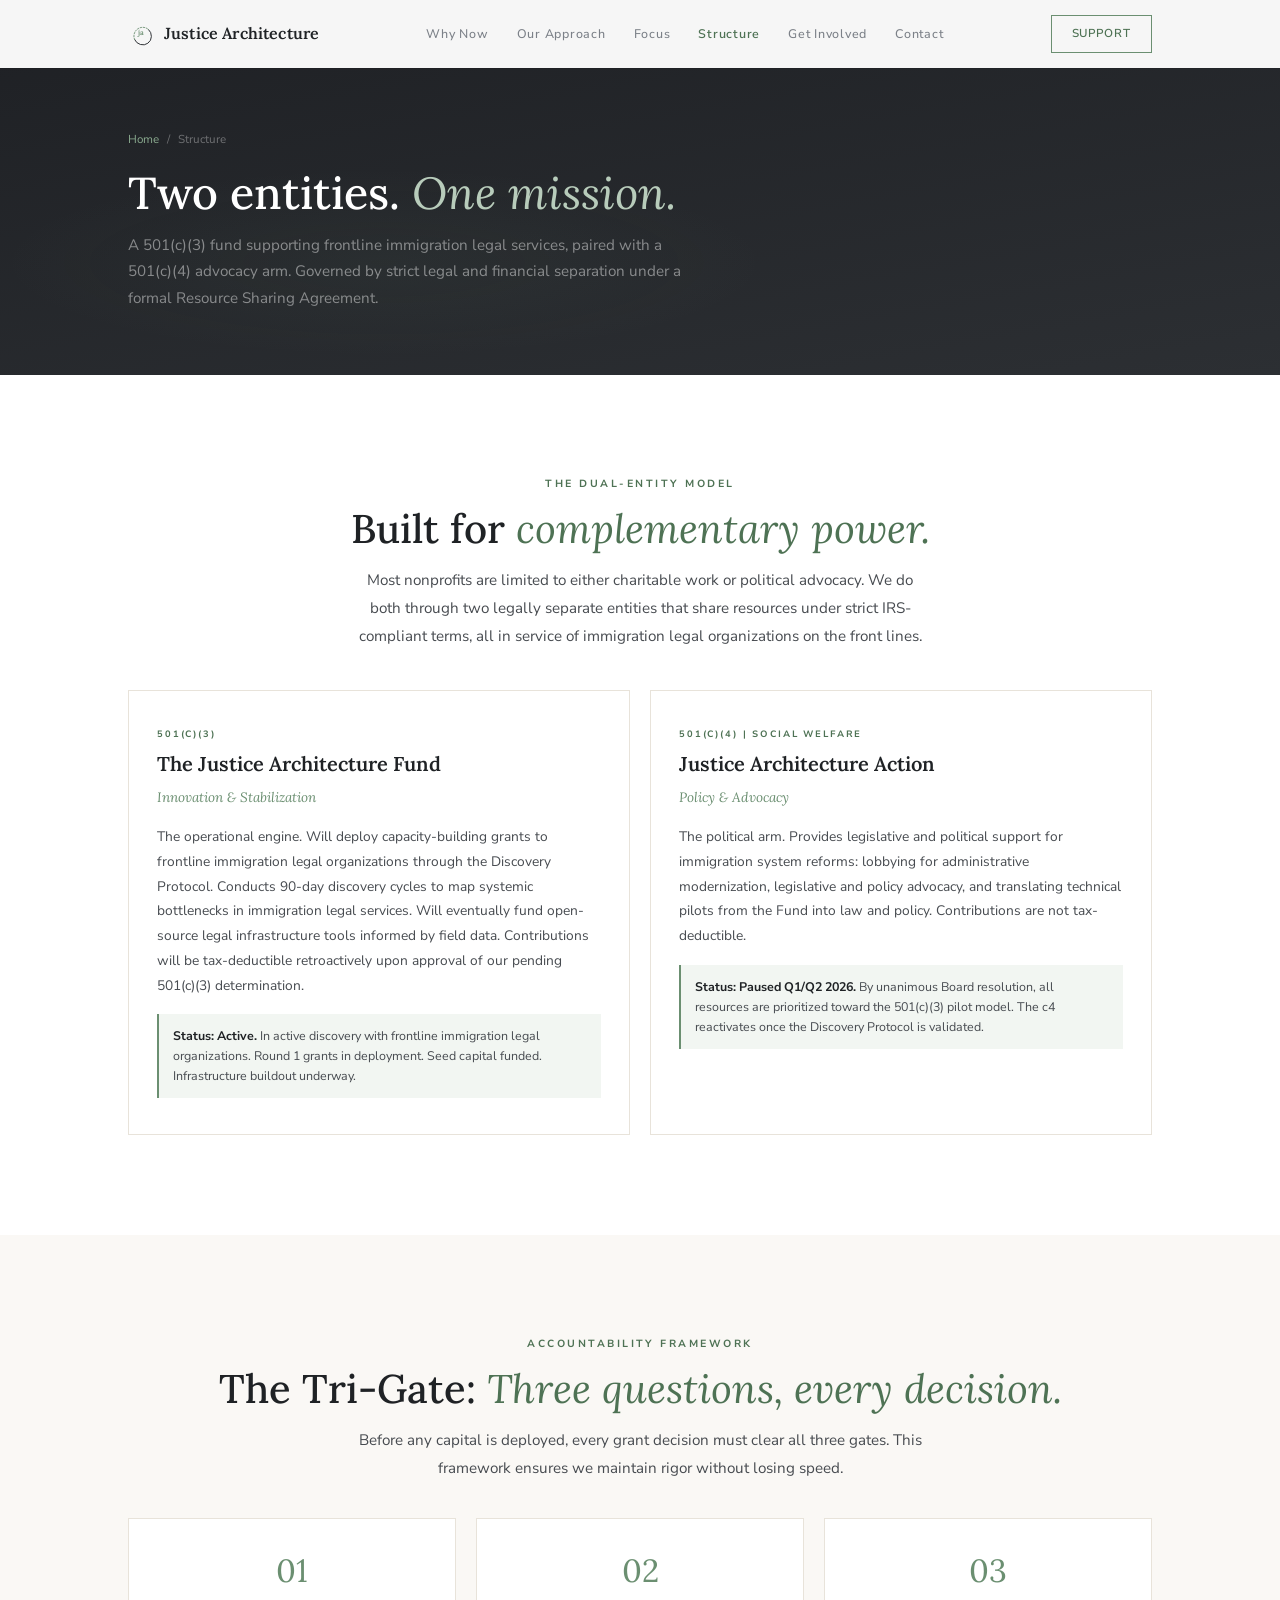
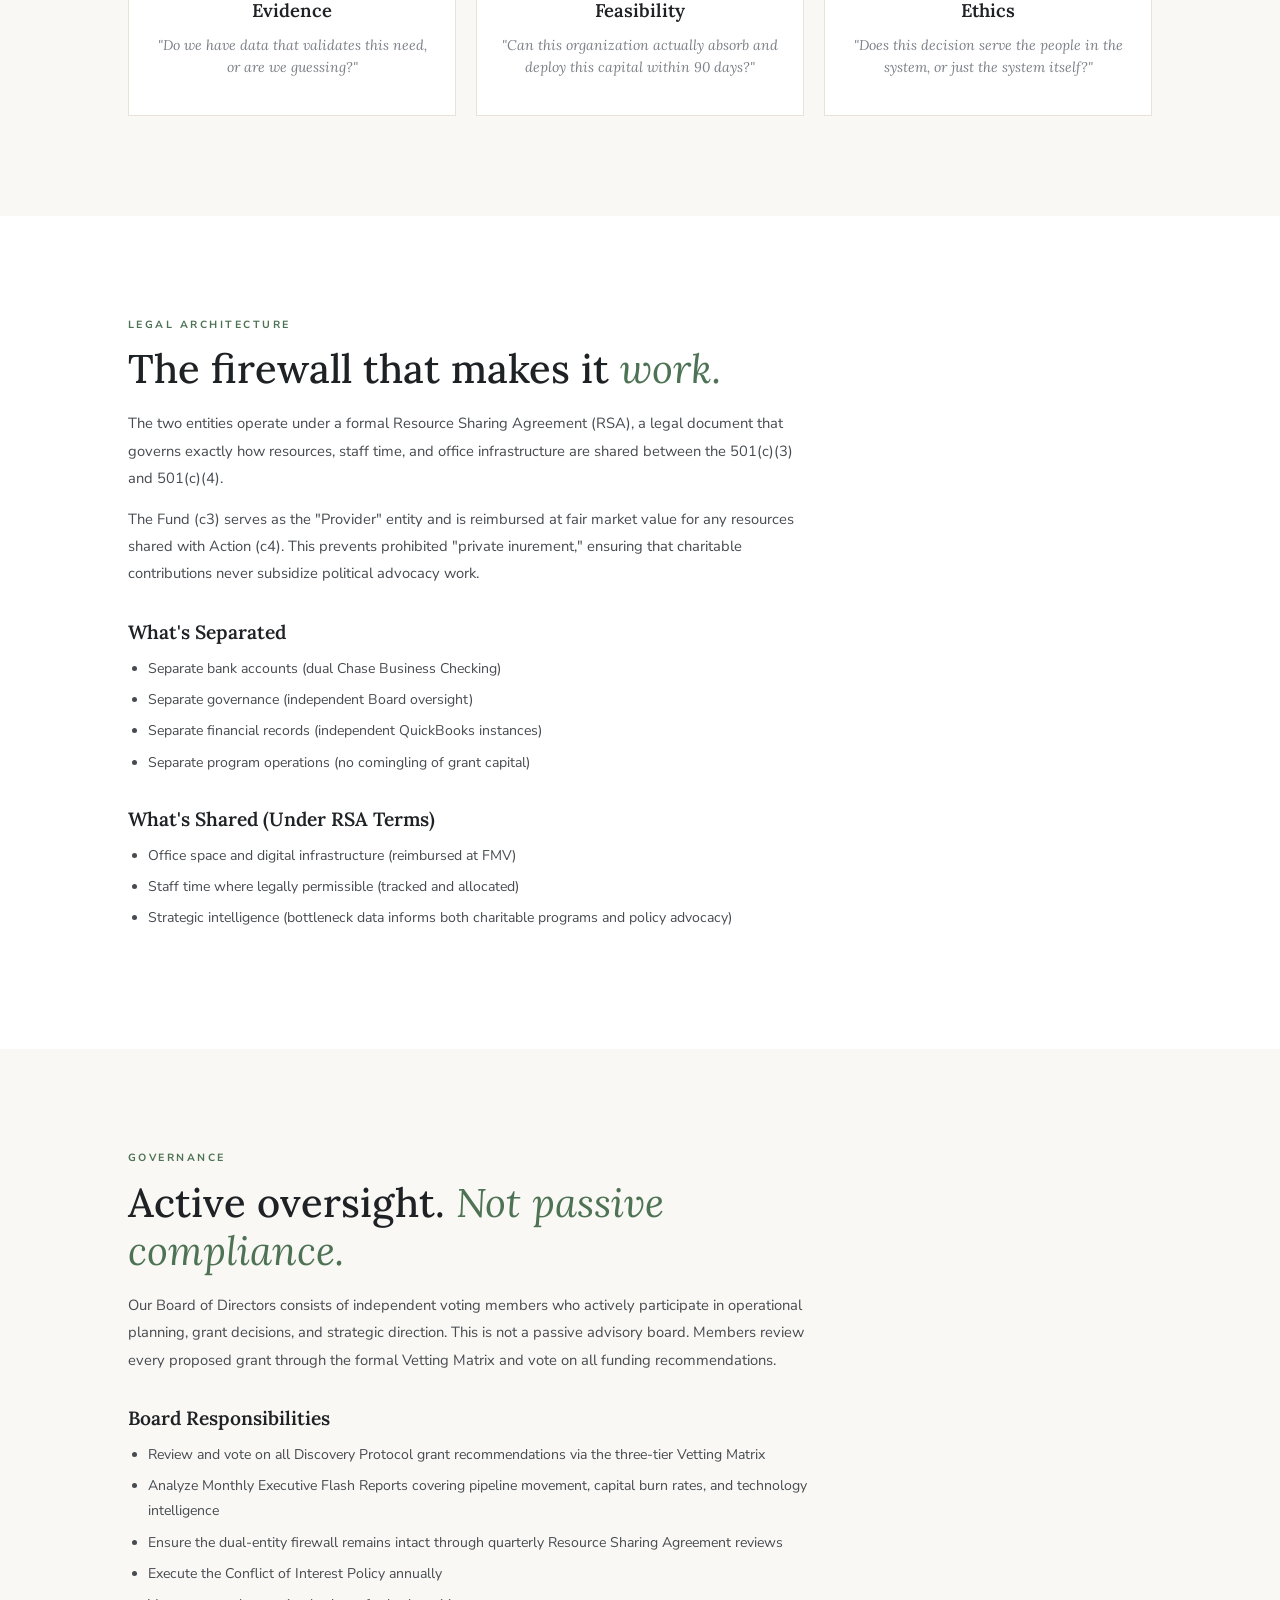
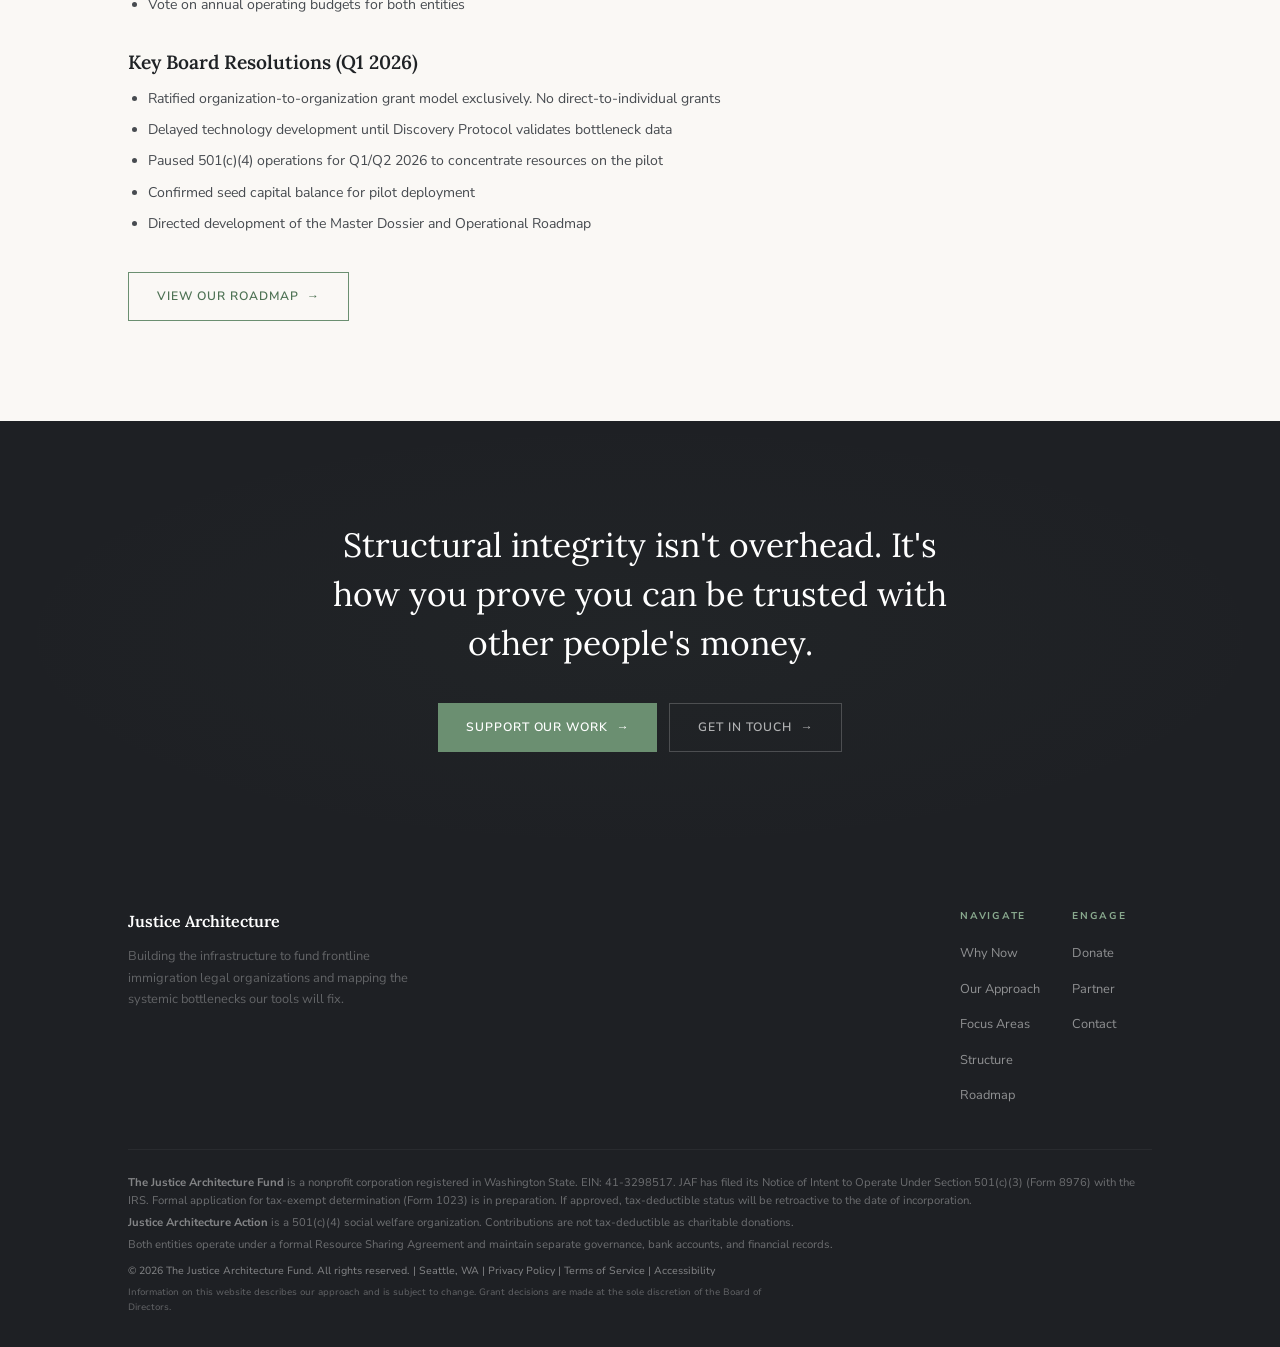
<file: structure.html>
<!DOCTYPE html>
<html lang="en" class="no-js">
<head>
<meta charset="UTF-8">
<meta name="viewport" content="width=device-width, initial-scale=1.0">
<title>Dual Nonprofit Structure: 501(c)(3) and 501(c)(4) | Justice Architecture</title>
<meta name="description" content="A dual-entity nonprofit structure supporting immigration legal services: 501(c)(3) fund paired with a 501(c)(4) advocacy arm, governed by strict legal separation.">
<meta property="og:title" content="Structure | Justice Architecture">
<meta property="og:description" content="A dual-entity nonprofit structure supporting immigration legal services: 501(c)(3) fund paired with a 501(c)(4) advocacy arm, governed by strict legal separation.">
<meta property="og:type" content="website">
<meta property="og:url" content="https://justicearchitecture.org/structure">
<meta property="og:site_name" content="Justice Architecture">
<meta property="og:image" content="https://justicearchitecture.org/og-image.png">
<meta property="og:image:width" content="1200">
<meta property="og:image:height" content="630">
<meta name="twitter:card" content="summary_large_image">
<meta name="twitter:title" content="Structure | Justice Architecture">
<meta name="twitter:description" content="A dual-entity nonprofit structure supporting immigration legal services: 501(c)(3) fund paired with a 501(c)(4) advocacy arm, governed by strict legal separation.">
<meta name="twitter:image" content="https://justicearchitecture.org/og-image.png">
<link rel="canonical" href="https://justicearchitecture.org/structure">
<link rel="icon" href="data:image/svg+xml,<svg xmlns='http://www.w3.org/2000/svg' viewBox='0 0 80 80'><path d='M63.39 26.5A27 27 0 1 1 20.61 57.5' stroke='%232C2F33' stroke-width='3' fill='none' stroke-linecap='round'/><path d='M20.61 57.5A27 27 0 0 1 63.39 26.5' stroke='%236B8F71' stroke-width='3' fill='none' stroke-linecap='round' stroke-dasharray='4 5'/><text x='40' y='43' font-family='Georgia,serif' font-size='22' font-weight='600' fill='%236B8F71' text-anchor='middle'>ja</text></svg>">
<link rel="preconnect" href="https://fonts.googleapis.com">
<link rel="preconnect" href="https://fonts.gstatic.com" crossorigin>
<link href="https://fonts.googleapis.com/css2?family=Lora:ital,wght@0,400;0,500;0,600;0,700;1,400;1,500;1,600&family=Nunito+Sans:ital,opsz,wght@0,6..12,300;0,6..12,400;0,6..12,500;0,6..12,600;0,6..12,700;1,6..12,400&display=swap" rel="stylesheet">
<link rel="stylesheet" href="styles.css">
<script>document.documentElement.classList.remove('no-js')</script>
<!-- Google Analytics 4 -- uncomment and replace G-XXXXXXXXXX when ready
<script async src="https://www.googletagmanager.com/gtag/js?id=G-XXXXXXXXXX"></script>
<script>window.dataLayer=window.dataLayer||[];function gtag(){dataLayer.push(arguments);}gtag('js',new Date());gtag('config','G-XXXXXXXXXX');</script>
-->
</head>
<body>
<a href="#main-content" class="skip-link">Skip to content</a>

<!-- NAV -->
<nav class="nav nav--filled" id="nav" aria-label="Main navigation">
  <div class="nav__in">
    <a href="/" class="nav__logo">
      <svg class="nav__logo-mark" width="26" height="26" viewBox="0 0 80 80" fill="none" role="img" aria-label="Justice Architecture logo">
        <path d="M63.39 26.5A27 27 0 1 1 20.61 57.5" stroke="#2C2F33" stroke-width="3" fill="none" stroke-linecap="round"/>
        <path d="M20.61 57.5A27 27 0 0 1 63.39 26.5" stroke="#6B8F71" stroke-width="3" fill="none" stroke-linecap="round" stroke-dasharray="4 5"/>
        <text x="40" y="43" font-family="Lora, Georgia, serif" font-size="22" font-weight="600" fill="#6B8F71" text-anchor="middle" letter-spacing="-0.5">ja</text>
      </svg>
      <span class="nav__logo-name">Justice Architecture</span>
    </a>
    <ul class="nav__menu">
      <li><a href="/about" class="nav__item">Why Now</a></li>
      <li><a href="/approach" class="nav__item">Our Approach</a></li>
      <li><a href="/focus" class="nav__item">Focus</a></li>
      <li><a href="/structure" class="nav__item nav__item--active">Structure</a></li>
      <li><a href="/involved" class="nav__item">Get Involved</a></li>
      <li><a href="/contact" class="nav__item">Contact</a></li>
    </ul>
    <a href="/involved" class="nav__btn">Support</a>
    <button class="nav__hamburger" id="hamburger" aria-label="Menu"><span></span><span></span><span></span></button>
  </div>
</nav>
<div class="nav__mobile" id="mobileNav" aria-hidden="true">
  <a href="/about">Why Now</a><a href="/approach">Our Approach</a>
  <a href="/focus">Focus</a><a href="/structure">Structure</a>
  <a href="/involved">Get Involved</a><a href="/contact" style="color:var(--sage-light)">Contact</a>
</div>

<main id="main-content">
<!-- HERO MINI -->
<section class="hero-mini">
  <div class="hero-mini__bg"></div>
  <div class="wrap hero-mini__content">
    <div class="hero-mini__breadcrumb"><a href="/">Home</a><span>/</span>Structure</div>
    <h1 class="hero-mini__title">Two entities. <em>One mission.</em></h1>
    <p class="hero-mini__sub">A 501(c)(3) fund supporting frontline immigration legal services, paired with a 501(c)(4) advocacy arm. Governed by strict legal and financial separation under a formal Resource Sharing Agreement.</p>
  </div>
</section>

<!-- DUAL ENTITY -->
<section class="sec sec--white">
  <div class="wrap">
    <div class="r" style="text-align:center;margin-bottom:8px">
      <div class="tag">The Dual-Entity Model</div>
      <h2 class="sec-title" style="margin:0 auto 12px">Built for <em>complementary power.</em></h2>
      <p class="sec-body" style="margin:0 auto;text-align:center">Most nonprofits are limited to either charitable work or political advocacy. We do both through two legally separate entities that share resources under strict IRS-compliant terms, all in service of immigration legal organizations on the front lines.</p>
    </div>
    <div class="structure__grid">
      <div class="structure__card rl">
        <div class="structure__card-tag">501(c)(3)</div>
        <div class="structure__card-name">The Justice Architecture Fund</div>
        <div class="structure__card-sub">Innovation &amp; Stabilization</div>
        <p class="structure__card-text">The operational engine. Will deploy capacity-building grants to frontline immigration legal organizations through the Discovery Protocol. Conducts 90-day discovery cycles to map systemic bottlenecks in immigration legal services. Will eventually fund open-source legal infrastructure tools informed by field data. Contributions will be tax-deductible retroactively upon approval of our pending 501(c)(3) determination.</p>
        <div class="structure__card-status"><strong>Status: Active.</strong> In active discovery with frontline immigration legal organizations. Round 1 grants in deployment. Seed capital funded. Infrastructure buildout underway.</div>
      </div>
      <div class="structure__card rr">
        <div class="structure__card-tag">501(c)(4) | Social Welfare</div>
        <div class="structure__card-name">Justice Architecture Action</div>
        <div class="structure__card-sub">Policy &amp; Advocacy</div>
        <p class="structure__card-text">The political arm. Provides legislative and political support for immigration system reforms: lobbying for administrative modernization, legislative and policy advocacy, and translating technical pilots from the Fund into law and policy. Contributions are not tax-deductible.</p>
        <div class="structure__card-status"><strong>Status: Paused Q1/Q2 2026.</strong> By unanimous Board resolution, all resources are prioritized toward the 501(c)(3) pilot model. The c4 reactivates once the Discovery Protocol is validated.</div>
      </div>
    </div>
  </div>
</section>

<!-- TRI-GATE -->
<section class="sec sec--cream">
  <div class="wrap">
    <div class="r" style="text-align:center">
      <div class="tag">Accountability Framework</div>
      <h2 class="sec-title" style="margin:0 auto 12px">The Tri-Gate: <em>Three questions, every decision.</em></h2>
      <p class="sec-body" style="margin:0 auto;text-align:center">Before any capital is deployed, every grant decision must clear all three gates. This framework ensures we maintain rigor without losing speed.</p>
    </div>
    <div class="trigate__row">
      <div class="trigate__item r">
        <div class="trigate__item-num">01</div>
        <div class="trigate__item-name">Evidence</div>
        <div class="trigate__item-q">"Do we have data that validates this need, or are we guessing?"</div>
      </div>
      <div class="trigate__item r">
        <div class="trigate__item-num">02</div>
        <div class="trigate__item-name">Feasibility</div>
        <div class="trigate__item-q">"Can this organization actually absorb and deploy this capital within 90 days?"</div>
      </div>
      <div class="trigate__item r">
        <div class="trigate__item-num">03</div>
        <div class="trigate__item-name">Ethics</div>
        <div class="trigate__item-q">"Does this decision serve the people in the system, or just the system itself?"</div>
      </div>
    </div>
  </div>
</section>

<!-- RESOURCE SHARING AGREEMENT -->
<section class="sec sec--white">
  <div class="wrap">
    <div class="r prose" style="max-width:680px">
      <div class="tag">Legal Architecture</div>
      <h2 class="sec-title">The firewall that makes it <em>work.</em></h2>
      <p>The two entities operate under a formal Resource Sharing Agreement (RSA), a legal document that governs exactly how resources, staff time, and office infrastructure are shared between the 501(c)(3) and 501(c)(4).</p>
      <p>The Fund (c3) serves as the "Provider" entity and is reimbursed at fair market value for any resources shared with Action (c4). This prevents prohibited "private inurement," ensuring that charitable contributions never subsidize political advocacy work.</p>
      <h3>What's Separated</h3>
      <ul>
        <li>Separate bank accounts (dual Chase Business Checking)</li>
        <li>Separate governance (independent Board oversight)</li>
        <li>Separate financial records (independent QuickBooks instances)</li>
        <li>Separate program operations (no comingling of grant capital)</li>
      </ul>
      <h3>What's Shared (Under RSA Terms)</h3>
      <ul>
        <li>Office space and digital infrastructure (reimbursed at FMV)</li>
        <li>Staff time where legally permissible (tracked and allocated)</li>
        <li>Strategic intelligence (bottleneck data informs both charitable programs and policy advocacy)</li>
      </ul>
    </div>
  </div>
</section>

<!-- GOVERNANCE -->
<section class="sec sec--cream">
  <div class="wrap">
    <div class="r prose" style="max-width:680px">
      <div class="tag">Governance</div>
      <h2 class="sec-title">Active oversight. <em>Not passive compliance.</em></h2>
      <p>Our Board of Directors consists of independent voting members who actively participate in operational planning, grant decisions, and strategic direction. This is not a passive advisory board. Members review every proposed grant through the formal Vetting Matrix and vote on all funding recommendations.</p>
      <h3>Board Responsibilities</h3>
      <ul>
        <li>Review and vote on all Discovery Protocol grant recommendations via the three-tier Vetting Matrix</li>
        <li>Analyze Monthly Executive Flash Reports covering pipeline movement, capital burn rates, and technology intelligence</li>
        <li>Ensure the dual-entity firewall remains intact through quarterly Resource Sharing Agreement reviews</li>
        <li>Execute the Conflict of Interest Policy annually</li>
        <li>Vote on annual operating budgets for both entities</li>
      </ul>
      <h3>Key Board Resolutions (Q1 2026)</h3>
      <ul>
        <li>Ratified organization-to-organization grant model exclusively. No direct-to-individual grants</li>
        <li>Delayed technology development until Discovery Protocol validates bottleneck data</li>
        <li>Paused 501(c)(4) operations for Q1/Q2 2026 to concentrate resources on the pilot</li>
        <li>Confirmed seed capital balance for pilot deployment</li>
        <li>Directed development of the Master Dossier and Operational Roadmap</li>
      </ul>
    </div>
    <div style="margin-top:36px" class="r">
      <a href="/roadmap" class="btn btn--ghost-dark">View Our Roadmap <span class="arrow">→</span></a>
    </div>
  </div>
</section>

<!-- CTA -->
<section class="cta">
  <div class="wrap cta__inner r">
    <p class="cta__text">Structural integrity isn't overhead. It's how you prove you can be trusted with other people's money.</p>
    <div class="cta__btns">
      <a href="/involved" class="btn btn--sage">Support Our Work <span class="arrow">→</span></a>
      <a href="/contact" class="btn btn--ghost-light">Get in Touch <span class="arrow">→</span></a>
    </div>
  </div>
</section>

</main>

<!-- FOOTER -->
<footer class="footer">
  <div class="wrap">
    <div class="footer__top">
      <div>
        <div class="footer__brand">Justice Architecture</div>
        <p class="footer__brand-text">Building the infrastructure to fund frontline immigration legal organizations and mapping the systemic bottlenecks our tools will fix.</p>
      </div>
      <div style="display:grid;grid-template-columns:1fr 1fr;gap:32px">
        <div>
          <div class="footer__col-title">Navigate</div>
          <ul class="footer__links">
            <li><a href="/about" class="footer__link">Why Now</a></li>
            <li><a href="/approach" class="footer__link">Our Approach</a></li>
            <li><a href="/focus" class="footer__link">Focus Areas</a></li>
            <li><a href="/structure" class="footer__link">Structure</a></li>
            <li><a href="/roadmap" class="footer__link">Roadmap</a></li>
          </ul>
        </div>
        <div>
          <div class="footer__col-title">Engage</div>
          <ul class="footer__links">
            <li><a href="/involved" class="footer__link">Donate</a></li>
            <li><a href="/involved" class="footer__link">Partner</a></li>
            <li><a href="/contact" class="footer__link">Contact</a></li>
          </ul>
        </div>
      </div>
    </div>
    <div class="footer__bottom">
      <div class="footer__legal">
        <p><strong>The Justice Architecture Fund</strong> is a nonprofit corporation registered in Washington State. EIN: 41-3298517. JAF has filed its Notice of Intent to Operate Under Section 501(c)(3) (Form 8976) with the IRS. Formal application for tax-exempt determination (Form 1023) is in preparation. If approved, tax-deductible status will be retroactive to the date of incorporation.</p>
        <p><strong>Justice Architecture Action</strong> is a 501(c)(4) social welfare organization. Contributions are not tax-deductible as charitable donations.</p>
        <p>Both entities operate under a formal Resource Sharing Agreement and maintain separate governance, bank accounts, and financial records.</p>
      </div>
      <p style="font-size:0.65rem;color:rgba(255,255,255,.45);margin-top:8px">&copy; 2026 The Justice Architecture Fund. All rights reserved. | Seattle, WA | <a href="/privacy" style="color:rgba(255,255,255,.45)">Privacy Policy</a> | <a href="/terms" style="color:rgba(255,255,255,.45)">Terms of Service</a> | <a href="/accessibility" style="color:rgba(255,255,255,.45)">Accessibility</a></p>
      <p style="font-size:0.58rem;color:rgba(255,255,255,.3);margin-top:6px;line-height:1.6;max-width:640px">Information on this website describes our approach and is subject to change. Grant decisions are made at the sole discretion of the Board of Directors.</p>
    </div>
  </div>
</footer>

<script>
(function(){
  'use strict';
  const ham=document.getElementById('hamburger'),mob=document.getElementById('mobileNav');
  if(ham&&mob){
    ham.addEventListener('click',()=>{
      ham.classList.toggle('on');mob.classList.toggle('on');ham.setAttribute('aria-expanded',mob.classList.contains('on'));mob.setAttribute('aria-hidden',!mob.classList.contains('on'));
      document.body.style.overflow=mob.classList.contains('on')?'hidden':'';
    });
    mob.querySelectorAll('a').forEach(a=>a.addEventListener('click',()=>{
      ham.classList.remove('on');mob.classList.remove('on');document.body.style.overflow='';
    }));
  }
  document.querySelectorAll('a[href^="#"]').forEach(a=>{
    a.addEventListener('click',function(e){
      const href=this.getAttribute('href');if(href==='#')return;
      e.preventDefault();
      const t=document.querySelector(href);
      if(t)window.scrollTo({top:t.getBoundingClientRect().top+window.scrollY-68,behavior:'smooth'});
    });
  });
  const obs=new IntersectionObserver(es=>{
    es.forEach(e=>{if(e.isIntersecting){e.target.classList.add('v');obs.unobserve(e.target)}});
  },{threshold:0.08,rootMargin:'0px 0px -20px 0px'});
  document.querySelectorAll('.r,.rl,.rr').forEach(el=>obs.observe(el));
})();
</script>
</body>
</html>
</file>
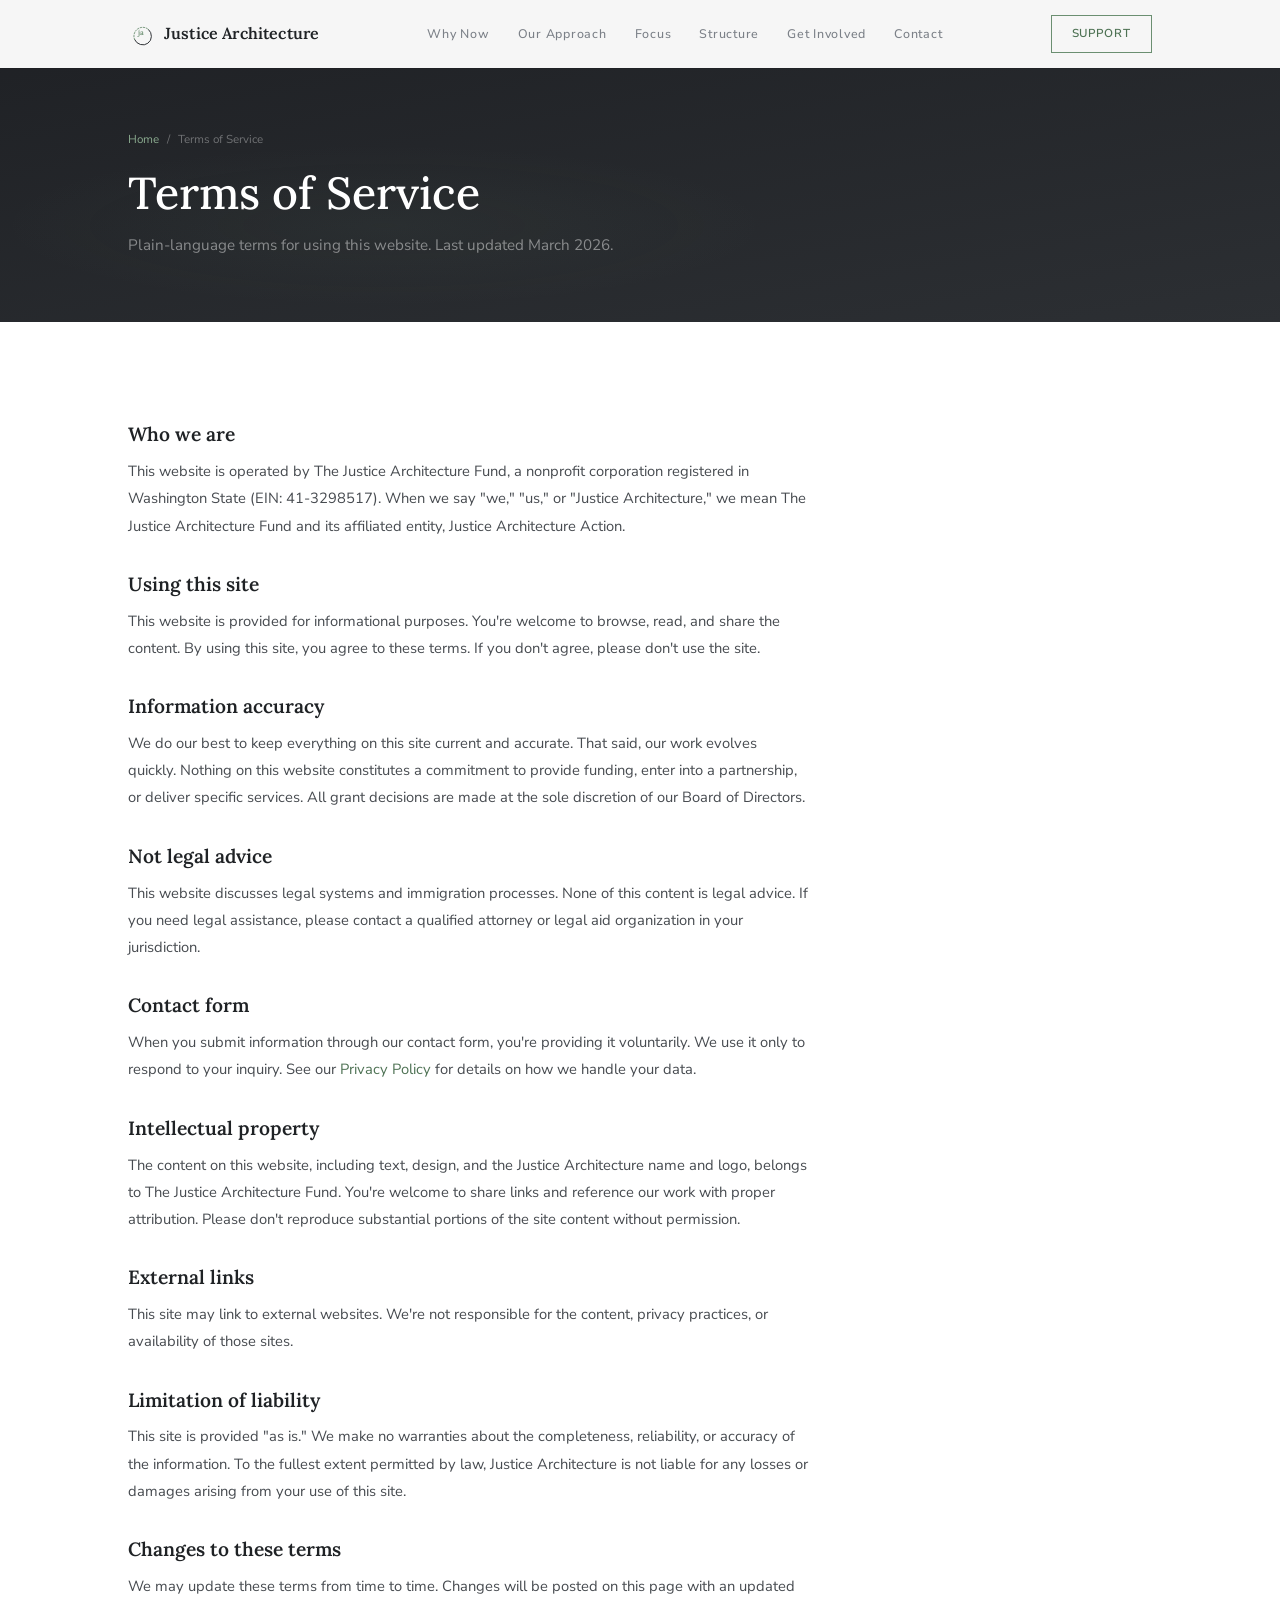
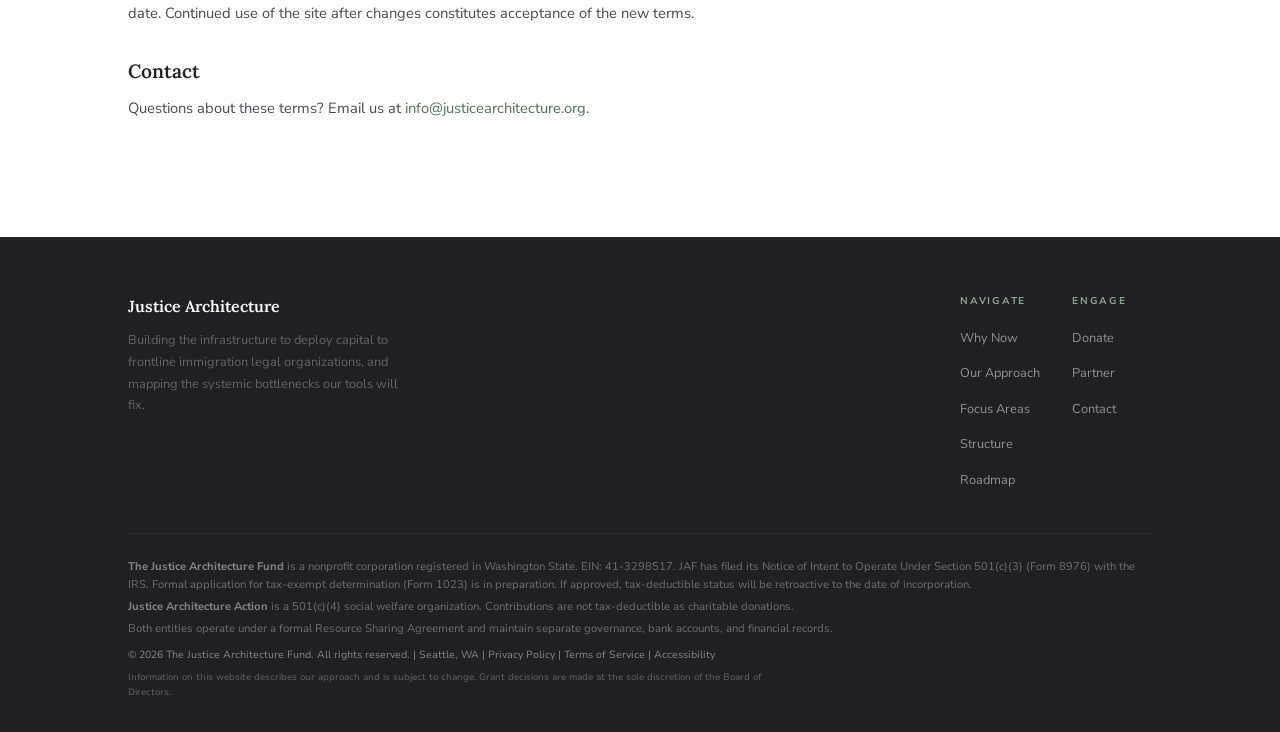
<file: terms.html>
<!DOCTYPE html>
<html lang="en" class="no-js">
<head>
<meta charset="UTF-8">
<meta name="viewport" content="width=device-width, initial-scale=1.0">
<title>Terms of Service | Justice Architecture</title>
<meta name="description" content="Terms of service for the Justice Architecture website. Plain-language terms covering use of this site.">
<meta property="og:title" content="Terms of Service | Justice Architecture">
<meta property="og:description" content="Terms of service for the Justice Architecture website.">
<meta property="og:type" content="website">
<meta property="og:url" content="https://justicearchitecture.org/terms">
<meta property="og:site_name" content="Justice Architecture">
<meta property="og:image" content="https://justicearchitecture.org/og-image.png">
<meta property="og:image:width" content="1200">
<meta property="og:image:height" content="630">
<meta name="twitter:card" content="summary_large_image">
<meta name="twitter:title" content="Terms of Service | Justice Architecture">
<meta name="twitter:description" content="Terms of service for the Justice Architecture website.">
<meta name="twitter:image" content="https://justicearchitecture.org/og-image.png">
<link rel="canonical" href="https://justicearchitecture.org/terms">
<link rel="icon" href="data:image/svg+xml,<svg xmlns='http://www.w3.org/2000/svg' viewBox='0 0 80 80'><path d='M63.39 26.5A27 27 0 1 1 20.61 57.5' stroke='%232C2F33' stroke-width='3' fill='none' stroke-linecap='round'/><path d='M20.61 57.5A27 27 0 0 1 63.39 26.5' stroke='%236B8F71' stroke-width='3' fill='none' stroke-linecap='round' stroke-dasharray='4 5'/><text x='40' y='43' font-family='Georgia,serif' font-size='22' font-weight='600' fill='%236B8F71' text-anchor='middle'>ja</text></svg>">
<link rel="preconnect" href="https://fonts.googleapis.com">
<link rel="preconnect" href="https://fonts.gstatic.com" crossorigin>
<link href="https://fonts.googleapis.com/css2?family=Lora:ital,wght@0,400;0,500;0,600;0,700;1,400;1,500;1,600&family=Nunito+Sans:ital,opsz,wght@0,6..12,300;0,6..12,400;0,6..12,500;0,6..12,600;0,6..12,700;1,6..12,400&display=swap" rel="stylesheet">
<link rel="stylesheet" href="styles.css">
<script>document.documentElement.classList.remove('no-js')</script>
<!-- Google Analytics 4 -- uncomment and replace G-XXXXXXXXXX when ready
<script async src="https://www.googletagmanager.com/gtag/js?id=G-XXXXXXXXXX"></script>
<script>window.dataLayer=window.dataLayer||[];function gtag(){dataLayer.push(arguments);}gtag('js',new Date());gtag('config','G-XXXXXXXXXX');</script>
-->
</head>
<body>
<a href="#main-content" class="skip-link">Skip to content</a>

<!-- NAV -->
<nav class="nav nav--filled" id="nav" aria-label="Main navigation">
  <div class="nav__in">
    <a href="/" class="nav__logo">
      <svg class="nav__logo-mark" width="26" height="26" viewBox="0 0 80 80" fill="none" role="img" aria-label="Justice Architecture logo">
        <path d="M63.39 26.5A27 27 0 1 1 20.61 57.5" stroke="#2C2F33" stroke-width="3" fill="none" stroke-linecap="round"/>
        <path d="M20.61 57.5A27 27 0 0 1 63.39 26.5" stroke="#6B8F71" stroke-width="3" fill="none" stroke-linecap="round" stroke-dasharray="4 5"/>
        <text x="40" y="43" font-family="Lora, Georgia, serif" font-size="22" font-weight="600" fill="#6B8F71" text-anchor="middle" letter-spacing="-0.5">ja</text>
      </svg>
      <span class="nav__logo-name">Justice Architecture</span>
    </a>
    <ul class="nav__menu">
      <li><a href="/about" class="nav__item">Why Now</a></li>
      <li><a href="/approach" class="nav__item">Our Approach</a></li>
      <li><a href="/focus" class="nav__item">Focus</a></li>
      <li><a href="/structure" class="nav__item">Structure</a></li>
      <li><a href="/involved" class="nav__item">Get Involved</a></li>
      <li><a href="/contact" class="nav__item">Contact</a></li>
    </ul>
    <a href="/involved" class="nav__btn">Support</a>
    <button class="nav__hamburger" id="hamburger" aria-label="Menu"><span></span><span></span><span></span></button>
  </div>
</nav>
<div class="nav__mobile" id="mobileNav" aria-hidden="true">
  <a href="/about">Why Now</a><a href="/approach">Our Approach</a>
  <a href="/focus">Focus</a><a href="/structure">Structure</a>
  <a href="/involved">Get Involved</a><a href="/contact" style="color:var(--sage-light)">Contact</a>
</div>

<main id="main-content">
<!-- HERO MINI -->
<section class="hero-mini">
  <div class="hero-mini__bg"></div>
  <div class="wrap hero-mini__content">
    <div class="hero-mini__breadcrumb"><a href="/">Home</a><span>/</span>Terms of Service</div>
    <h1 class="hero-mini__title">Terms of Service</h1>
    <p class="hero-mini__sub">Plain-language terms for using this website. Last updated March 2026.</p>
  </div>
</section>

<!-- TERMS CONTENT -->
<section class="sec sec--white">
  <div class="wrap">
    <div class="r prose" style="max-width:680px">

      <h2 class="prose-h2">Who we are</h2>
      <p>This website is operated by The Justice Architecture Fund, a nonprofit corporation registered in Washington State (EIN: 41-3298517). When we say "we," "us," or "Justice Architecture," we mean The Justice Architecture Fund and its affiliated entity, Justice Architecture Action.</p>

      <h2 class="prose-h2">Using this site</h2>
      <p>This website is provided for informational purposes. You're welcome to browse, read, and share the content. By using this site, you agree to these terms. If you don't agree, please don't use the site.</p>

      <h2 class="prose-h2">Information accuracy</h2>
      <p>We do our best to keep everything on this site current and accurate. That said, our work evolves quickly. Nothing on this website constitutes a commitment to provide funding, enter into a partnership, or deliver specific services. All grant decisions are made at the sole discretion of our Board of Directors.</p>

      <h2 class="prose-h2">Not legal advice</h2>
      <p>This website discusses legal systems and immigration processes. None of this content is legal advice. If you need legal assistance, please contact a qualified attorney or legal aid organization in your jurisdiction.</p>

      <h2 class="prose-h2">Contact form</h2>
      <p>When you submit information through our contact form, you're providing it voluntarily. We use it only to respond to your inquiry. See our <a href="/privacy">Privacy Policy</a> for details on how we handle your data.</p>

      <h2 class="prose-h2">Intellectual property</h2>
      <p>The content on this website, including text, design, and the Justice Architecture name and logo, belongs to The Justice Architecture Fund. You're welcome to share links and reference our work with proper attribution. Please don't reproduce substantial portions of the site content without permission.</p>

      <h2 class="prose-h2">External links</h2>
      <p>This site may link to external websites. We're not responsible for the content, privacy practices, or availability of those sites.</p>

      <h2 class="prose-h2">Limitation of liability</h2>
      <p>This site is provided "as is." We make no warranties about the completeness, reliability, or accuracy of the information. To the fullest extent permitted by law, Justice Architecture is not liable for any losses or damages arising from your use of this site.</p>

      <h2 class="prose-h2">Changes to these terms</h2>
      <p>We may update these terms from time to time. Changes will be posted on this page with an updated date. Continued use of the site after changes constitutes acceptance of the new terms.</p>

      <h2 class="prose-h2">Contact</h2>
      <p>Questions about these terms? Email us at <a href="mailto:info@justicearchitecture.org">info@justicearchitecture.org</a>.</p>

    </div>
  </div>
</section>
</main>

<!-- FOOTER -->
<footer class="footer">
  <div class="wrap">
    <div class="footer__top">
      <div>
        <div class="footer__brand">Justice Architecture</div>
        <p class="footer__brand-text">Building the infrastructure to deploy capital to frontline immigration legal organizations, and mapping the systemic bottlenecks our tools will fix.</p>
      </div>
      <div style="display:grid;grid-template-columns:1fr 1fr;gap:32px">
        <div>
          <div class="footer__col-title">Navigate</div>
          <ul class="footer__links">
            <li><a href="/about" class="footer__link">Why Now</a></li>
            <li><a href="/approach" class="footer__link">Our Approach</a></li>
            <li><a href="/focus" class="footer__link">Focus Areas</a></li>
            <li><a href="/structure" class="footer__link">Structure</a></li>
            <li><a href="/roadmap" class="footer__link">Roadmap</a></li>
          </ul>
        </div>
        <div>
          <div class="footer__col-title">Engage</div>
          <ul class="footer__links">
            <li><a href="/involved" class="footer__link">Donate</a></li>
            <li><a href="/involved" class="footer__link">Partner</a></li>
            <li><a href="/contact" class="footer__link">Contact</a></li>
          </ul>
        </div>
      </div>
    </div>
    <div class="footer__bottom">
      <div class="footer__legal">
        <p><strong>The Justice Architecture Fund</strong> is a nonprofit corporation registered in Washington State. EIN: 41-3298517. JAF has filed its Notice of Intent to Operate Under Section 501(c)(3) (Form 8976) with the IRS. Formal application for tax-exempt determination (Form 1023) is in preparation. If approved, tax-deductible status will be retroactive to the date of incorporation.</p>
        <p><strong>Justice Architecture Action</strong> is a 501(c)(4) social welfare organization. Contributions are not tax-deductible as charitable donations.</p>
        <p>Both entities operate under a formal Resource Sharing Agreement and maintain separate governance, bank accounts, and financial records.</p>
      </div>
      <p style="font-size:0.65rem;color:rgba(255,255,255,.45);margin-top:8px">&copy; 2026 The Justice Architecture Fund. All rights reserved. | Seattle, WA | <a href="/privacy" style="color:rgba(255,255,255,.45)">Privacy Policy</a> | <a href="/terms" style="color:rgba(255,255,255,.45)">Terms of Service</a> | <a href="/accessibility" style="color:rgba(255,255,255,.45)">Accessibility</a></p>
      <p style="font-size:0.58rem;color:rgba(255,255,255,.3);margin-top:6px;line-height:1.6;max-width:640px">Information on this website describes our approach and is subject to change. Grant decisions are made at the sole discretion of the Board of Directors.</p>
    </div>
  </div>
</footer>

<script>
(function(){
  'use strict';
  const ham=document.getElementById('hamburger'),mob=document.getElementById('mobileNav');
  if(ham&&mob){
    ham.addEventListener('click',()=>{
      ham.classList.toggle('on');mob.classList.toggle('on');ham.setAttribute('aria-expanded',mob.classList.contains('on'));mob.setAttribute('aria-hidden',!mob.classList.contains('on'));
      document.body.style.overflow=mob.classList.contains('on')?'hidden':'';
    });
    mob.querySelectorAll('a').forEach(a=>a.addEventListener('click',()=>{
      ham.classList.remove('on');mob.classList.remove('on');document.body.style.overflow='';
    }));
  }
  const obs=new IntersectionObserver(es=>{
    es.forEach(e=>{if(e.isIntersecting){e.target.classList.add('v');obs.unobserve(e.target)}});
  },{threshold:0.08,rootMargin:'0px 0px -20px 0px'});
  document.querySelectorAll('.r,.rl,.rr').forEach(el=>obs.observe(el));
})();
</script>
</body>
</html>
</file>
<file: styles.css>
*,*::before,*::after{margin:0;padding:0;box-sizing:border-box}
:root{--charcoal:#2C2F33;--charcoal-deep:#1E2024;--charcoal-mid:#3A3D42;--charcoal-light:#4A4D53;--sage:#6B8F71;--sage-dark:#4E7254;--sage-light:#89A98E;--sage-pale:#B8CCBB;--sage-wash:#E4ECE5;--sage-tint:#F2F6F2;--white:#FFFFFF;--cream:#FAF8F5;--warm-bg:#F5F2ED;--sand:#E8E3DA;--stone:#D2CBC0;--text-rich:#1F2225;--text-body:#474B50;--text-muted:#7C8188;--text-faint:#A8ADB3;--border:rgba(107,143,113,0.15);--border-warm:rgba(0,0,0,0.06);--shadow-s:0 1px 4px rgba(0,0,0,0.04);--shadow-m:0 6px 24px rgba(0,0,0,0.06);--shadow-l:0 16px 48px rgba(0,0,0,0.08);--serif:'Lora',Georgia,serif;--sans:'Nunito Sans',-apple-system,sans-serif;--ease:cubic-bezier(0.25,0.46,0.45,0.94)}
html{scroll-behavior:smooth;font-size:16px;-webkit-font-smoothing:antialiased}body{font-family:var(--sans);color:var(--text-body);background:var(--white);line-height:1.72;overflow-x:hidden}a{text-decoration:none;color:inherit}button{font-family:inherit;cursor:pointer;border:none;background:none}.wrap{max-width:1080px;margin:0 auto;padding:0 28px}
.r{opacity:0;transform:translateY(28px);transition:opacity .65s var(--ease),transform .65s var(--ease)}.r.v{opacity:1;transform:translateY(0)}.rl{opacity:0;transform:translateX(-28px);transition:opacity .65s var(--ease),transform .65s var(--ease)}.rl.v{opacity:1;transform:translateX(0)}.rr{opacity:0;transform:translateX(28px);transition:opacity .65s var(--ease),transform .65s var(--ease)}.rr.v{opacity:1;transform:translateX(0)}
@keyframes up{from{opacity:0;transform:translateY(28px)}to{opacity:1;transform:translateY(0)}}
.nav{position:fixed;top:0;left:0;right:0;z-index:1000;transition:all .4s var(--ease)}.nav--open{background:transparent}.nav--filled{background:rgba(255,255,255,.96);backdrop-filter:blur(12px);-webkit-backdrop-filter:blur(12px);box-shadow:0 1px 0 var(--border-warm)}.nav__in{max-width:1080px;margin:0 auto;padding:0 28px;display:flex;align-items:center;justify-content:space-between;height:68px}.nav__logo{display:flex;align-items:center;gap:10px}.nav__logo-mark{width:26px;height:26px}.nav__logo-name{font-family:var(--serif);font-size:1rem;font-weight:600;color:var(--text-rich);letter-spacing:.01em;transition:color .3s}.nav--open .nav__logo-name{color:var(--white)}.nav--open .nav__logo-mark path:first-of-type{stroke:rgba(255,255,255,.7)}.nav--open .nav__logo-mark path:nth-of-type(2){stroke:var(--sage-light)}.nav--open .nav__logo-mark text{fill:var(--sage-light)}.nav__menu{display:flex;align-items:center;gap:28px;list-style:none}.nav__item{font-size:.78rem;font-weight:500;letter-spacing:.06em;color:var(--text-muted);transition:color .3s}.nav__item:hover{color:var(--sage-dark)}.nav__item--active{color:var(--sage-dark);font-weight:600}.nav--open .nav__item{color:rgba(255,255,255,.6)}.nav--open .nav__item:hover{color:var(--white)}.nav__btn{padding:8px 20px;font-size:.72rem;font-weight:600;letter-spacing:.08em;text-transform:uppercase;border:1.5px solid var(--sage);color:var(--sage-dark);transition:all .3s}.nav__btn:hover{background:var(--sage);color:var(--white)}.nav--open .nav__btn{border-color:rgba(255,255,255,.3);color:rgba(255,255,255,.8)}.nav--open .nav__btn:hover{background:rgba(255,255,255,.12);border-color:rgba(255,255,255,.5);color:var(--white)}.nav__hamburger{display:none;flex-direction:column;gap:5px;padding:6px}.nav__hamburger span{width:20px;height:1.5px;background:var(--text-rich);transition:all .3s}.nav--open .nav__hamburger span{background:var(--white)}.nav__hamburger.on span:nth-child(1){transform:rotate(45deg) translate(4.5px,4.5px)}.nav__hamburger.on span:nth-child(2){opacity:0}.nav__hamburger.on span:nth-child(3){transform:rotate(-45deg) translate(4.5px,-4.5px)}.nav__mobile{display:none;position:fixed;inset:0;background:rgba(30,32,36,.97);z-index:999;flex-direction:column;align-items:center;justify-content:center;gap:24px}.nav__mobile.on{display:flex}.nav__mobile a{font-family:var(--serif);font-size:1.4rem;color:var(--white)}

/* Hero Mini (subpage header) */
.hero-mini{padding:130px 0 64px;background:var(--charcoal-deep);position:relative;overflow:hidden}
.hero-mini__bg{position:absolute;inset:0;background:radial-gradient(ellipse 60% 50% at 30% 70%,rgba(107,143,113,.06) 0%,transparent 50%),linear-gradient(170deg,var(--charcoal-deep) 0%,var(--charcoal) 100%)}
.hero-mini__content{position:relative;z-index:2}
.hero-mini__breadcrumb{font-size:.72rem;color:rgba(255,255,255,.35);margin-bottom:16px}
.hero-mini__breadcrumb a{color:var(--sage-light);transition:color .3s}
.hero-mini__breadcrumb a:hover{color:var(--white)}
.hero-mini__breadcrumb span{margin:0 8px}
.hero-mini__title{font-family:var(--serif);font-size:clamp(1.8rem,3.5vw,2.8rem);font-weight:500;color:var(--white);line-height:1.2;margin-bottom:12px}
.hero-mini__title em{font-style:italic;color:var(--sage-pale);font-weight:400}
.hero-mini__sub{font-size:.95rem;color:rgba(255,255,255,.45);max-width:560px;line-height:1.75}

/* Homepage Hero */
.hero{position:relative;min-height:100vh;display:flex;align-items:center;background:var(--charcoal-deep);overflow:hidden}.hero__bg{position:absolute;inset:0;background:radial-gradient(ellipse 60% 50% at 30% 70%,rgba(107,143,113,.08) 0%,transparent 50%),radial-gradient(ellipse 50% 40% at 70% 30%,rgba(58,61,66,.5) 0%,transparent 50%),linear-gradient(170deg,var(--charcoal-deep) 0%,var(--charcoal) 50%,var(--charcoal-mid) 100%)}.hero__content{position:relative;z-index:2;max-width:720px;margin:0 auto;padding:150px 28px 110px}.hero__tag{font-size:.68rem;font-weight:600;letter-spacing:.25em;text-transform:uppercase;color:var(--sage-light);margin-bottom:20px;display:inline-flex;align-items:center;gap:12px;animation:up .7s var(--ease) .2s both}.hero__tag::before{content:'';width:24px;height:1.5px;background:var(--sage-light)}.hero__h1{font-family:var(--serif);font-size:clamp(2.2rem,4.8vw,3.6rem);font-weight:500;line-height:1.2;color:var(--white);letter-spacing:-.01em;margin-bottom:24px;animation:up .7s var(--ease) .35s both}.hero__h1 em{font-style:italic;color:var(--sage-pale);font-weight:400}.hero__p{font-size:1.02rem;color:rgba(255,255,255,.5);line-height:1.85;margin-bottom:36px;max-width:580px;animation:up .7s var(--ease) .5s both}.hero__btns{display:flex;gap:12px;flex-wrap:wrap;animation:up .7s var(--ease) .6s both}

/* Buttons */
.btn{display:inline-flex;align-items:center;gap:8px;padding:13px 28px;font-size:.76rem;font-weight:600;letter-spacing:.08em;text-transform:uppercase;transition:all .3s var(--ease)}.btn--sage{background:var(--sage);color:var(--white)}.btn--sage:hover{background:var(--sage-dark);transform:translateY(-2px);box-shadow:0 6px 20px rgba(107,143,113,.3)}.btn--ghost-light{border:1px solid rgba(255,255,255,.2);color:rgba(255,255,255,.65)}.btn--ghost-light:hover{border-color:rgba(255,255,255,.4);color:var(--white)}.btn--ghost-dark{border:1.5px solid var(--sage);color:var(--sage-dark)}.btn--ghost-dark:hover{background:var(--sage);color:var(--white)}.btn .arrow{transition:transform .3s}.btn:hover .arrow{transform:translateX(4px)}

/* Context (homepage) */
.context{background:var(--cream);border-bottom:1px solid var(--sand);padding:64px 0}.context__grid{display:grid;grid-template-columns:1fr 1fr;gap:48px}.context__col{padding-left:20px;border-left:3px solid var(--sage-pale)}.context__col-tag{font-size:.62rem;font-weight:700;letter-spacing:.22em;text-transform:uppercase;color:var(--sage-dark);margin-bottom:8px}.context__col-title{font-family:var(--serif);font-size:1.1rem;font-weight:600;color:var(--text-rich);margin-bottom:10px;line-height:1.35}.context__col-text{font-size:.88rem;color:var(--text-body);line-height:1.8}

/* Sections */
.sec{padding:100px 0}.sec--cream{background:var(--cream)}.sec--white{background:var(--white)}.tag{font-size:.65rem;font-weight:700;letter-spacing:.24em;text-transform:uppercase;color:var(--sage-dark);margin-bottom:12px}.sec-title{font-family:var(--serif);font-size:clamp(1.8rem,3.2vw,2.5rem);font-weight:500;line-height:1.22;color:var(--text-rich);margin-bottom:16px}.sec-title em{font-style:italic;color:var(--sage-dark);font-weight:400}.sec-body{font-size:.95rem;color:var(--text-body);max-width:580px;line-height:1.85}
.sec--dark .tag{color:var(--sage-light)}.sec--dark .sec-title{color:var(--white)}.sec--dark .sec-title em{color:var(--sage-light)}

/* Pillars (homepage) */
.pillars__grid{display:grid;grid-template-columns:repeat(3,1fr);gap:20px;margin-top:40px}.pillar{padding:36px 28px;border:1px solid var(--sand);position:relative;transition:all .4s var(--ease);display:flex;flex-direction:column}.pillar::after{content:'';position:absolute;top:0;left:0;right:0;height:3px;background:var(--sage);transform:scaleX(0);transform-origin:left;transition:transform .4s var(--ease)}.pillar:hover{border-color:var(--sage-pale);transform:translateY(-3px);box-shadow:var(--shadow-m)}.pillar:hover::after{transform:scaleX(1)}.pillar__tag{font-size:.58rem;font-weight:700;letter-spacing:.22em;text-transform:uppercase;color:var(--sage-dark);margin-bottom:14px}.pillar__title{font-family:var(--serif);font-size:1.15rem;font-weight:600;color:var(--text-rich);margin-bottom:10px;line-height:1.3}.pillar__text{font-size:.86rem;color:var(--text-body);line-height:1.8;flex:1}.pillar__link{display:inline-flex;align-items:center;gap:6px;font-size:.72rem;font-weight:600;letter-spacing:.08em;text-transform:uppercase;color:var(--sage-dark);margin-top:20px;transition:gap .3s}.pillar:hover .pillar__link{gap:12px}

/* Structure cards */
.structure__grid{display:grid;grid-template-columns:1fr 1fr;gap:20px;margin-top:40px}.structure__card{padding:36px 28px;border:1px solid var(--sand);transition:all .3s var(--ease)}.structure__card:hover{border-color:var(--sage-pale);box-shadow:var(--shadow-s)}.structure__card-tag{font-size:.58rem;font-weight:700;letter-spacing:.2em;text-transform:uppercase;color:var(--sage-dark);margin-bottom:4px}.structure__card-name{font-family:var(--serif);font-size:1.25rem;font-weight:600;color:var(--text-rich);margin-bottom:4px}.structure__card-sub{font-family:var(--serif);font-size:.85rem;font-style:italic;color:var(--sage);margin-bottom:16px}.structure__card-text{font-size:.86rem;color:var(--text-body);line-height:1.8}.structure__card-status{margin-top:16px;padding:12px 14px;background:var(--sage-tint);border-left:2px solid var(--sage);font-size:.78rem;color:var(--text-body);line-height:1.6}.structure__card-status strong{color:var(--text-rich)}

/* States */
.states{padding:64px 0;background:var(--charcoal-deep);text-align:center}.states__list{display:flex;justify-content:center;gap:6px;flex-wrap:wrap;margin-top:24px}.states__s{padding:10px 22px;border:1px solid rgba(107,143,113,.25);font-family:var(--serif);font-size:1rem;font-weight:500;color:rgba(255,255,255,.65);transition:all .3s}.states__s:hover{border-color:var(--sage);color:var(--white);background:rgba(107,143,113,.08)}

/* Involved cards */
.involved__grid{display:grid;grid-template-columns:repeat(3,1fr);gap:20px;margin-top:40px}.involved__card{padding:32px 24px;background:var(--white);border:1px solid var(--sand);transition:all .4s var(--ease)}.involved__card:hover{border-color:var(--sage-pale);transform:translateY(-3px);box-shadow:var(--shadow-m)}.involved__card-title{font-family:var(--serif);font-size:1.15rem;font-weight:600;color:var(--text-rich);margin-bottom:10px}.involved__card-text{font-size:.86rem;color:var(--text-body);line-height:1.8;margin-bottom:20px}.involved__card-link{display:inline-flex;align-items:center;gap:6px;font-size:.72rem;font-weight:600;letter-spacing:.08em;text-transform:uppercase;color:var(--sage-dark);transition:gap .3s}.involved__card:hover .involved__card-link{gap:12px}.involved__card-tag{font-size:.58rem;font-weight:700;letter-spacing:.18em;text-transform:uppercase;color:var(--sage-dark);margin-bottom:10px}

/* CTA */
.cta{padding:100px 0;background:var(--charcoal-deep);text-align:center;position:relative;overflow:hidden}.cta::before{content:'';position:absolute;inset:0;background:radial-gradient(ellipse 50% 50% at 50% 50%,rgba(107,143,113,.04),transparent)}.cta__inner{position:relative;z-index:2}.cta__text{font-family:var(--serif);font-size:clamp(1.3rem,2.8vw,2.1rem);font-weight:400;color:var(--white);line-height:1.45;max-width:640px;margin:0 auto 36px}.cta__btns{display:flex;gap:12px;justify-content:center;flex-wrap:wrap}

/* Footer */
.footer{background:var(--charcoal-deep);padding:56px 0 32px}.footer__top{display:flex;justify-content:space-between;gap:40px;margin-bottom:40px}.footer__brand{font-family:var(--serif);font-size:1rem;font-weight:600;color:var(--white);margin-bottom:10px}.footer__brand-text{font-size:.8rem;color:rgba(255,255,255,.3);line-height:1.7;max-width:280px}.footer__col-title{font-size:.62rem;font-weight:700;letter-spacing:.18em;text-transform:uppercase;color:var(--sage-light);margin-bottom:14px}.footer__links{list-style:none;display:flex;flex-direction:column;gap:8px}.footer__link{font-size:.8rem;color:rgba(255,255,255,.5);transition:color .3s}.footer__link:hover{color:rgba(255,255,255,.8)}.footer__bottom{padding-top:24px;border-top:1px solid rgba(255,255,255,.05)}.footer__legal p{font-size:.7rem;color:rgba(255,255,255,.35);line-height:1.6;margin-bottom:4px}.footer__legal strong{color:rgba(255,255,255,.45)}

/* About grid */
.about__grid{display:grid;grid-template-columns:1fr 1fr;gap:64px;align-items:start;margin-top:40px}
.about__col h3{font-family:var(--serif);font-size:1.2rem;font-weight:600;color:var(--text-rich);margin-bottom:12px;line-height:1.35}
.about__col p{font-size:.92rem;color:var(--text-body);line-height:1.85;margin-bottom:14px}
.about__col-tag{font-size:.6rem;font-weight:700;letter-spacing:.2em;text-transform:uppercase;color:var(--sage-dark);margin-bottom:8px}
.about__callout{margin-top:12px;padding:18px 22px;background:var(--sage-tint);border-left:3px solid var(--sage)}
.about__callout-num{font-family:var(--serif);font-size:1.8rem;font-weight:700;color:var(--sage-dark);line-height:1}
.about__callout-label{font-size:.76rem;color:var(--text-muted);margin-top:2px}
.about__callout-title{font-family:var(--serif);font-size:1rem;font-weight:600;color:var(--text-rich);margin-bottom:4px}
.about__callout-text{font-size:.84rem;color:var(--text-body);line-height:1.75}

/* Protocol steps */
.protocol__steps{display:grid;grid-template-columns:repeat(3,1fr);gap:20px}
.protocol__step{padding:36px 28px;background:var(--white);border:1px solid var(--sand);position:relative;transition:all .4s var(--ease)}
.protocol__step::after{content:'';position:absolute;top:0;left:0;right:0;height:3px;background:var(--sage);transform:scaleX(0);transform-origin:left;transition:transform .4s var(--ease)}
.protocol__step:hover{border-color:var(--sage-pale);transform:translateY(-3px);box-shadow:var(--shadow-m)}
.protocol__step:hover::after{transform:scaleX(1)}
.protocol__step-tag{font-size:.58rem;font-weight:700;letter-spacing:.22em;text-transform:uppercase;color:var(--sage-dark);margin-bottom:14px}
.protocol__step-title{font-family:var(--serif);font-size:1.15rem;font-weight:600;color:var(--text-rich);margin-bottom:10px;line-height:1.3}
.protocol__step-text{font-size:.86rem;color:var(--text-body);line-height:1.8}
.protocol__step-timing{margin-top:16px;padding-top:12px;border-top:1px solid var(--sand);font-size:.72rem;color:var(--text-muted);font-weight:600;letter-spacing:.04em}

/* Focus cards */
.focus__grid{display:grid;grid-template-columns:repeat(2,1fr);gap:20px;margin-top:40px}
.focus__card{padding:32px 28px;border:1px solid var(--sand);transition:all .4s var(--ease);position:relative}
.focus__card::before{content:'';position:absolute;left:0;top:0;bottom:0;width:3px;background:var(--sage);opacity:0;transition:opacity .3s}
.focus__card:hover{border-color:var(--sage-pale);box-shadow:var(--shadow-s)}
.focus__card:hover::before{opacity:1}
.focus__card-tag{font-size:.58rem;font-weight:700;letter-spacing:.18em;text-transform:uppercase;color:var(--sage-dark);margin-bottom:10px}
.focus__card-title{font-family:var(--serif);font-size:1.1rem;font-weight:600;color:var(--text-rich);margin-bottom:10px;line-height:1.3}
.focus__card-text{font-size:.86rem;color:var(--text-body);line-height:1.8}

/* Tri-Gate */
.trigate__row{display:grid;grid-template-columns:repeat(3,1fr);gap:20px;margin-top:36px}
.trigate__item{padding:36px 24px;background:var(--white);border:1px solid var(--sand);text-align:center;transition:all .4s var(--ease)}
.trigate__item:hover{border-color:var(--sage-pale);transform:translateY(-2px);box-shadow:var(--shadow-m)}
.trigate__item-num{font-family:var(--serif);font-size:2rem;font-weight:300;color:var(--sage);line-height:1;margin-bottom:8px}
.trigate__item-name{font-family:var(--serif);font-size:1.15rem;font-weight:600;color:var(--text-rich);margin-bottom:8px}
.trigate__item-q{font-family:var(--serif);font-size:.88rem;font-style:italic;color:var(--text-muted);line-height:1.55}

/* Prose */
.prose h2.prose-h2,.prose h3{font-family:var(--serif);font-size:1.2rem;font-weight:600;color:var(--text-rich);margin:32px 0 10px;line-height:1.35}
.prose h2.prose-h2:first-child,.prose h3:first-child{margin-top:0}
.prose p{font-size:.92rem;color:var(--text-body);line-height:1.85;margin-bottom:14px}
.prose ul{margin:8px 0 18px 20px}
.prose li{font-size:.88rem;color:var(--text-body);line-height:1.8;margin-bottom:6px}
.prose a{color:var(--sage-dark);border-bottom:1px solid transparent;transition:border-color .3s}
.prose a:hover{border-color:var(--sage-dark)}

/* Callout */
.callout{padding:18px 22px;background:var(--sage-tint);border-left:3px solid var(--sage)}
.callout__num{font-family:var(--serif);font-size:1.8rem;font-weight:700;color:var(--sage-dark);line-height:1}
.callout__label{font-size:.76rem;color:var(--text-muted);margin-top:2px}
.callout__title{font-family:var(--serif);font-size:1rem;font-weight:600;color:var(--text-rich);margin-bottom:4px}
.callout__text{font-size:.84rem;color:var(--text-body);line-height:1.75}

/* Roadmap */
.roadmap__track{max-width:620px;margin-top:40px}
.roadmap__node{padding:0 0 32px 32px;border-left:1px solid var(--sand);position:relative;margin-left:12px}
.roadmap__node:last-child{padding-bottom:0}
.roadmap__node::before{content:'';position:absolute;left:-5px;top:4px;width:9px;height:9px;border:2px solid var(--sage-pale);background:var(--white);border-radius:50%}
.roadmap__node--now::before{background:var(--sage);border-color:var(--sage)}
.roadmap__node--now{border-left-color:var(--sage)}
.roadmap__node-tag{font-size:.6rem;font-weight:700;letter-spacing:.2em;text-transform:uppercase;color:var(--text-muted);margin-bottom:3px}
.roadmap__node--now .roadmap__node-tag{background:var(--sage);color:var(--white);display:inline-block;padding:2px 8px}
.roadmap__node-title{font-family:var(--serif);font-size:1.05rem;font-weight:600;color:var(--text-rich);margin-bottom:4px}
.roadmap__node-text{font-size:.84rem;color:var(--text-body);line-height:1.75}

/* Contact */
.contact__grid{display:grid;grid-template-columns:1fr 1fr;gap:64px;align-items:start}
.contact__info h2.prose-h2,.contact__info h3{font-family:var(--serif);font-size:1rem;font-weight:600;color:var(--text-rich);margin-bottom:4px;margin-top:20px}
.contact__info h2.prose-h2:first-of-type,.contact__info h3:first-of-type{margin-top:0}
.contact__info p{font-size:.86rem;color:var(--text-body);line-height:1.7}
.contact__info a{color:var(--sage-dark);border-bottom:1px solid transparent;transition:border-color .3s}
.contact__info a:hover{border-color:var(--sage-dark)}
.contact__form{display:flex;flex-direction:column;gap:14px}
.contact__input,.contact__textarea{width:100%;padding:12px 16px;border:1px solid var(--sand);background:var(--cream);font-family:var(--sans);font-size:.86rem;color:var(--text-rich);transition:border-color .3s;outline:none;border-radius:0;-webkit-appearance:none;-moz-appearance:none;appearance:none}
.contact__input:focus,.contact__textarea:focus{border-color:var(--sage)}
.contact__input::placeholder,.contact__textarea::placeholder{color:var(--text-faint)}
.contact__textarea{resize:vertical;min-height:110px}
select.contact__input{background-image:url("data:image/svg+xml,%3Csvg xmlns='http://www.w3.org/2000/svg' width='12' height='8' viewBox='0 0 12 8'%3E%3Cpath d='M1 1l5 5 5-5' stroke='%237C8188' stroke-width='1.5' fill='none' stroke-linecap='round' stroke-linejoin='round'/%3E%3C/svg%3E");background-repeat:no-repeat;background-position:right 16px center;padding-right:40px}

/* Quick-link cards */
.quick__grid{display:grid;grid-template-columns:repeat(3,1fr);gap:20px;margin-top:40px}
.quick__card{padding:32px 28px;border:1px solid var(--sand);transition:all .4s var(--ease);position:relative;display:block}
.quick__card::before{content:'';position:absolute;left:0;top:0;bottom:0;width:3px;background:var(--sage);opacity:0;transition:opacity .3s}
.quick__card:hover{border-color:var(--sage-pale);box-shadow:var(--shadow-s)}
.quick__card:hover::before{opacity:1}
.quick__card-tag{font-size:.58rem;font-weight:700;letter-spacing:.18em;text-transform:uppercase;color:var(--sage-dark);margin-bottom:10px}
.quick__card-title{font-family:var(--serif);font-size:1.1rem;font-weight:600;color:var(--text-rich);margin-bottom:10px;line-height:1.3}
.quick__card-text{font-size:.86rem;color:var(--text-body);line-height:1.8}

/* Responsive */
@media(max-width:1024px){
  .structure__grid{grid-template-columns:1fr;gap:20px}
  .about__grid{grid-template-columns:1fr;gap:40px}
  .contact__grid{grid-template-columns:1fr;gap:40px}
  .footer__top{flex-direction:column}
}
@media(max-width:768px){
  .sec{padding:72px 0}
  .nav__menu,.nav__btn{display:none}
  .nav__hamburger{display:flex}
  .context__grid{grid-template-columns:1fr;gap:28px}
  .pillars__grid{grid-template-columns:1fr}
  .involved__grid{grid-template-columns:1fr}
  .protocol__steps,.focus__grid{grid-template-columns:1fr}
  .trigate__row{grid-template-columns:1fr}
  .quick__grid{grid-template-columns:1fr}
  .footer__top{grid-template-columns:1fr;gap:24px}
  .hero-mini{padding:110px 0 48px}
  .hero__content{padding:130px 28px 80px}
  .hero__btns{flex-direction:column}
  .btn{width:100%;justify-content:center}
}

/* Small phone breakpoint */
@media(max-width:480px){
  .wrap{padding:0 18px}
  .hero__content{padding:110px 18px 60px}
  .hero__h1{font-size:1.8rem}
  .hero__p{font-size:.92rem}
  .hero-mini{padding:100px 0 36px}
  .hero-mini__title{font-size:1.6rem}
  .hero-mini__sub{font-size:.86rem}
  .sec{padding:56px 0}
  .sec-title{font-size:1.5rem}
  .states__list{gap:4px}
  .states__s{padding:8px 16px;font-size:.88rem}
  .pillar,.protocol__step,.focus__card,.involved__card,.structure__card,.quick__card{padding:24px 18px}
  .context{padding:40px 0}
  .cta{padding:64px 0}
  .cta__text{font-size:1.15rem}
  .footer__top{gap:20px}
  .contact__info h2.prose-h2,.contact__info h3{font-size:.92rem}
  .btn{padding:12px 20px;font-size:.72rem}
}

/* Skip to content */
.skip-link{position:absolute;top:-100%;left:50%;transform:translateX(-50%);background:var(--sage);color:var(--white);padding:12px 24px;font-size:.82rem;font-weight:600;z-index:10000;transition:top .2s}
.skip-link:focus{top:8px}

/* Visually hidden — accessible to screen readers, invisible on screen */
.vh{position:absolute;width:1px;height:1px;padding:0;margin:-1px;overflow:hidden;clip:rect(0,0,0,0);white-space:nowrap;border:0}

/* Fallback: show content if JS is disabled */
.no-js .r, .no-js .rl, .no-js .rr { opacity: 1; transform: none; }

/* Form validation */
.contact__input.invalid,.contact__textarea.invalid{border-color:#B71C1C}
.contact__error{font-size:.72rem;color:#B71C1C;margin-top:-8px;display:none}
.contact__error.show{display:block}
.contact__input.valid,.contact__textarea.valid{border-color:var(--sage)}

/* Honeypot */
.hp-field{position:absolute;left:-9999px;top:-9999px}

/* Print styles */
@media print{
  *{background:transparent!important;color:#000!important;box-shadow:none!important;text-shadow:none!important}
  body{font-size:11pt;line-height:1.5}
  .nav,.nav__mobile,.skip-link,.cta,.footer{display:none}
  .hero,.hero-mini{min-height:auto;background:#f5f5f5!important;padding:24pt 0;page-break-after:avoid}
  .hero__bg,.hero-mini__bg{display:none}
  .hero__content,.hero-mini__content{padding:0 20pt}
  .hero__h1,.hero-mini__title{color:#000!important;font-size:18pt}
  .hero__p,.hero-mini__sub{color:#333!important}
  .hero__btns,.hero__tag,.hero-mini__breadcrumb{display:none}
  .sec{padding:20pt 0}
  .wrap{max-width:100%;padding:0 20pt}
  a{text-decoration:underline}
  a[href^="http"]::after{content:" (" attr(href) ")";font-size:8pt;color:#555}
  .r,.rl,.rr{opacity:1!important;transform:none!important}
  .btn{border:1px solid #000;padding:4pt 8pt}
  .pillars__grid,.involved__grid,.protocol__steps,.focus__grid,.trigate__row,.quick__grid{grid-template-columns:1fr}
  .structure__grid,.about__grid,.contact__grid{grid-template-columns:1fr}
  .states{background:#f5f5f5!important;padding:12pt 0}
  .states__s{border-color:#999;color:#000!important}
  img,svg{max-width:100%}
  h1,h2,h3{page-break-after:avoid}
  p{orphans:3;widows:3}
}
</file>
